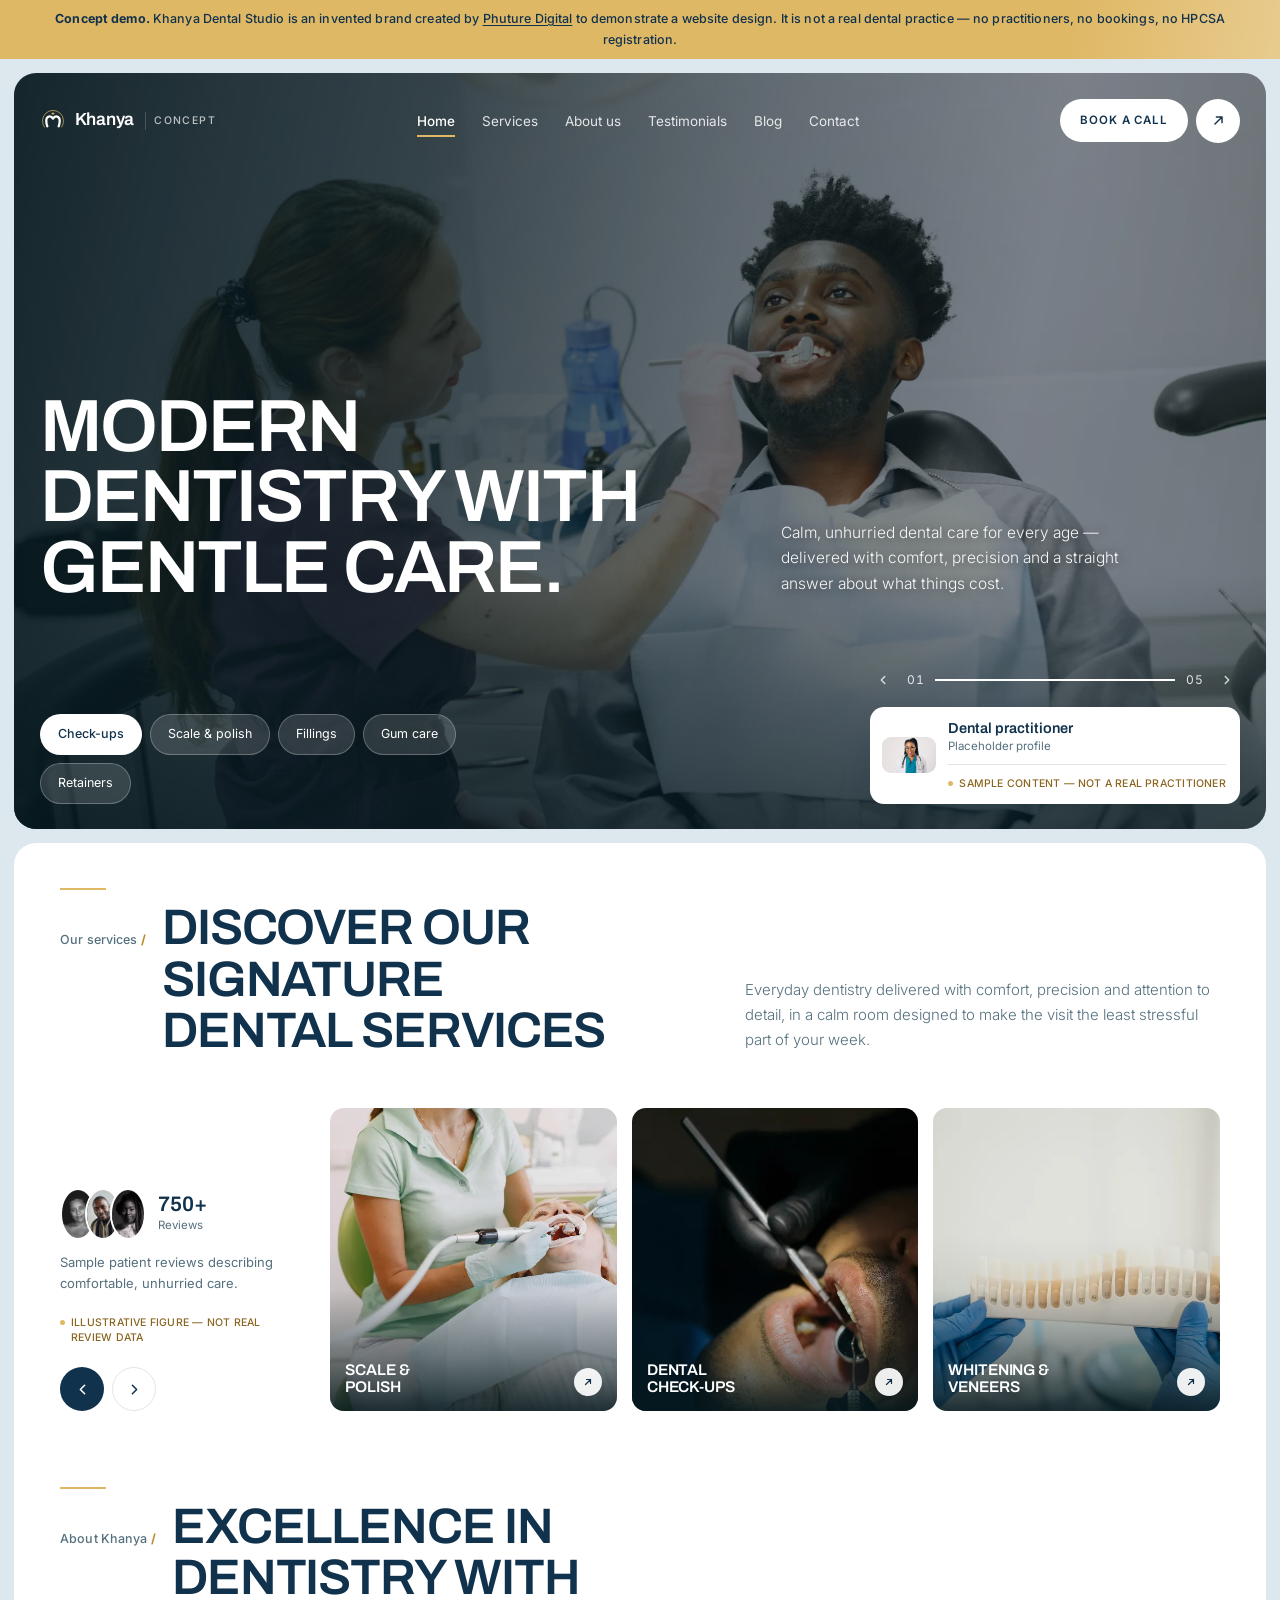
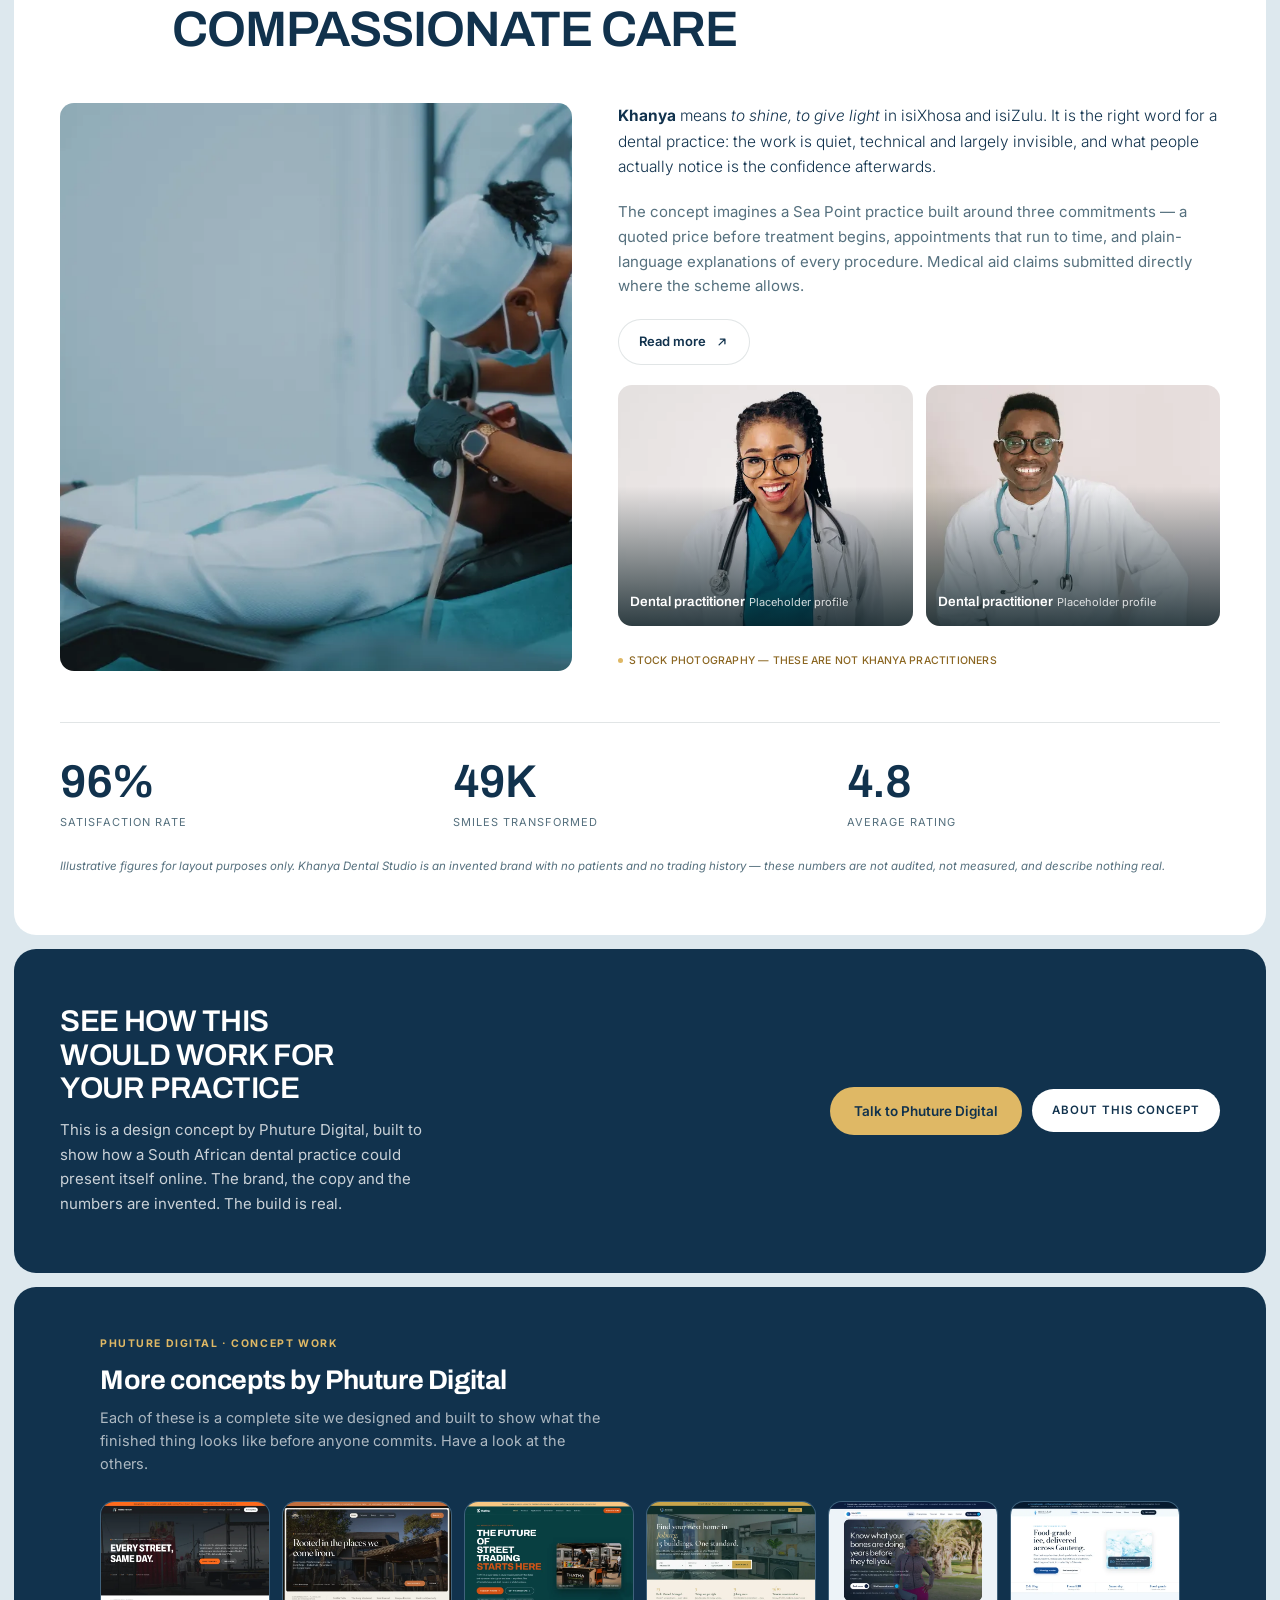
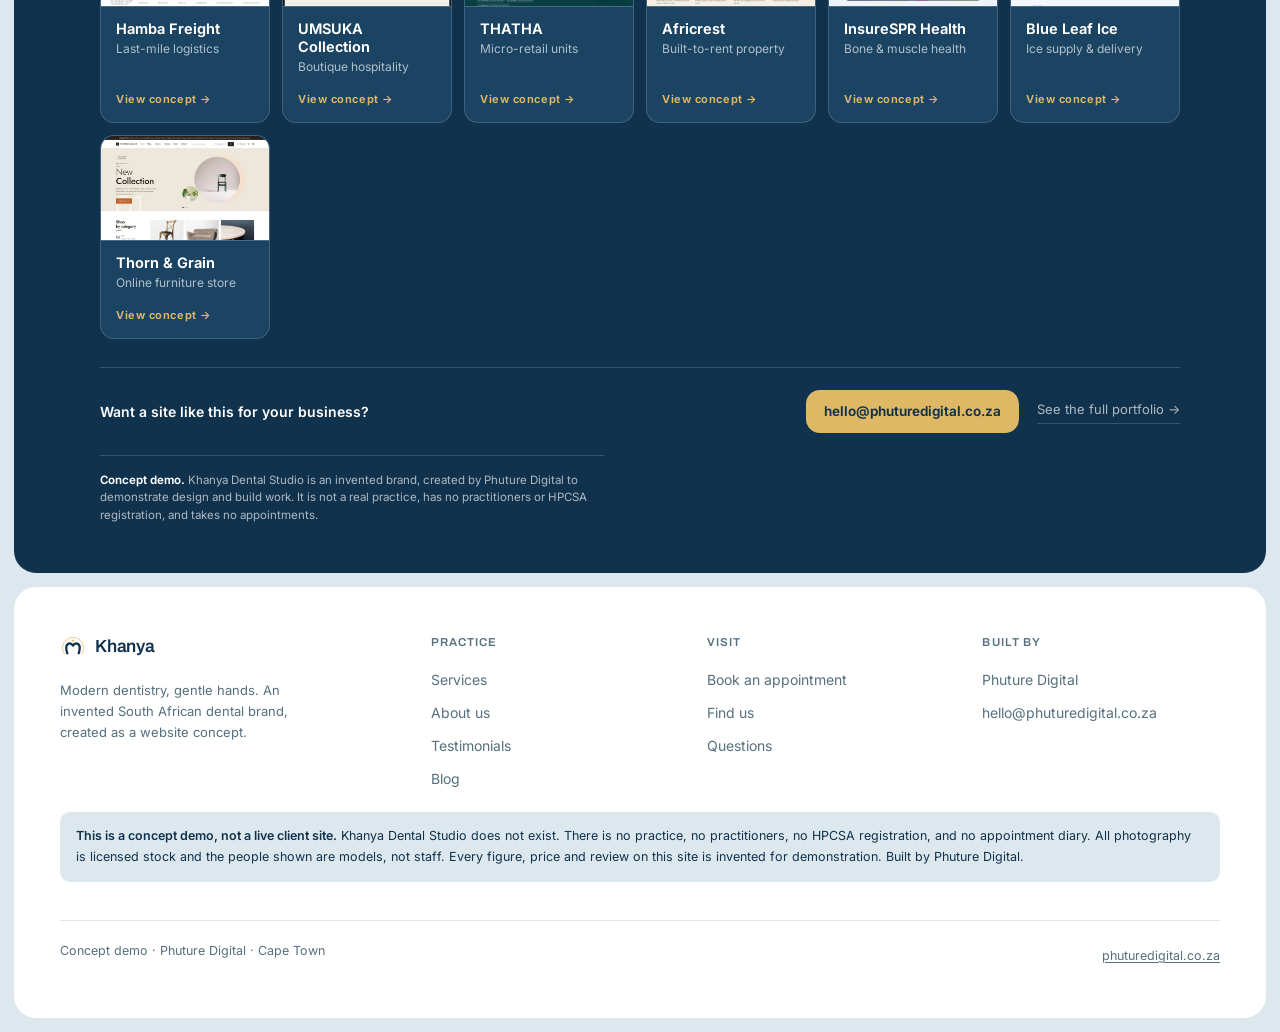
<file: index.html>
<!doctype html>
<html lang="en-ZA">
<head>
<meta charset="utf-8" />
<meta name="viewport" content="width=device-width, initial-scale=1" />
<title>Khanya Dental Studio — Modern dentistry, gentle hands · Concept demo</title>
<meta name="description" content="Concept demo for Khanya Dental Studio, an invented South African dental practice. Designed and built by Phuture Digital. Not a real practice." />
<meta name="robots" content="noindex, nofollow" />

<meta property="og:type" content="website" />
<meta property="og:site_name" content="Khanya Dental Studio (concept demo)" />
<meta property="og:locale" content="en_ZA" />
<meta property="og:title" content="Khanya Dental Studio — concept demo by Phuture Digital" />
<meta property="og:description" content="A website concept for an invented South African dental brand. Not a real practice, and not a live client site." />
<meta property="og:image" content="assets/hero.webp" />
<meta name="twitter:card" content="summary_large_image" />

<link rel="icon" href="assets/favicon.svg" type="image/svg+xml" />
<link rel="preconnect" href="https://fonts.googleapis.com" />
<link rel="preconnect" href="https://fonts.gstatic.com" crossorigin />
<link rel="stylesheet" href="https://fonts.googleapis.com/css2?family=Archivo:wght@500;600;700&family=Inter:wght@300;400;500;600&display=swap" />
<link rel="stylesheet" href="styles.css" />
<script>/* Stamped before first paint so CSS can hide scroll-reveal targets without a flash. No-JS visitors keep the full page. */document.documentElement.className += ' js';</script>
</head>
<body>
<a class="skip" href="#main">Skip to content</a>

<div class="demo-banner">
  <strong>Concept demo.</strong> Khanya Dental Studio is an invented brand created by
  <a href="https://www.phuturedigital.co.za" rel="noopener">Phuture Digital</a> to demonstrate a website design.
  It is not a real dental practice &mdash; no practitioners, no bookings, no HPCSA registration.
</div>

<div class="shell">

  <!-- ==================== HERO ==================== -->
  <header class="hero" data-carousel>
    <!-- Five slides, crossfaded. Decorative: the headline above carries the
         message, so a screen reader gets one label for the set rather than
         five competing descriptions. Slide 1 loads eagerly at high priority
         because it is the LCP element; the rest are lazy. -->
    <div class="hero-media" role="img" aria-label="Photographs from inside the practice">
      <img class="hero-slide is-live" src="assets/hero.webp"   alt="" width="1800" height="1200" fetchpriority="high" />
      <img class="hero-slide"         src="assets/hero-2.webp" alt="" width="1800" height="1200" loading="lazy" />
      <img class="hero-slide"         src="assets/hero-3.webp" alt="" width="1800" height="1200" loading="lazy" />
      <img class="hero-slide"         src="assets/hero-4.webp" alt="" width="1800" height="1200" loading="lazy" />
      <img class="hero-slide"         src="assets/hero-5.webp" alt="" width="1800" height="1200" loading="lazy" />
    </div>

    <div class="hero-inner">

      <nav class="hero-nav" aria-label="Primary">
        <a class="brand" href="index.html" aria-label="Khanya Dental Studio — home">
          <svg viewBox="0 0 64 64" aria-hidden="true"><path d="M10.7 46.9A26 26 0 1 1 53.3 46.9" fill="none" stroke="#DFB865" stroke-width="1.7" stroke-linecap="round"/><path d="M32 8.2c0 4.2 1.6 5.8 5.8 5.8-4.2 0-5.8 1.6-5.8 5.8 0-4.2-1.6-5.8-5.8-5.8 4.2 0 5.8-1.6 5.8-5.8Z" fill="#DFB865"/><path d="M18 45c-4-12-4-22 4-24 5-1.2 8 1.8 10 5 2-3.2 5-6.2 10-5 8 2 8 12 4 24" fill="none" stroke="currentColor" stroke-width="5.6" stroke-linecap="round" stroke-linejoin="round"/></svg>
          Khanya<span class="brand-sub">Concept</span>
        </a>

        <div class="nav-links" id="nav-links">
          <a href="index.html" class="active">Home</a>
          <a href="services.html">Services</a>
          <a href="about.html">About us</a>
          <a href="testimonials.html">Testimonials</a>
          <a href="blog.html">Blog</a>
          <a href="contact.html">Contact</a>
        </div>

        <div class="nav-actions">
          <a class="btn btn-pill" href="contact.html">Book a call</a>
          <a class="btn-round" href="contact.html" aria-label="Book a call">
            <svg viewBox="0 0 24 24" fill="none" stroke="currentColor" stroke-width="2" stroke-linecap="round" stroke-linejoin="round" aria-hidden="true"><path d="M7 17 17 7M9 7h8v8"/></svg>
          </a>
          <button class="nav-toggle" type="button" aria-label="Menu" aria-expanded="false" aria-controls="nav-links">
            <svg viewBox="0 0 24 24" fill="none" stroke="currentColor" stroke-width="2" stroke-linecap="round" aria-hidden="true"><path d="M3 6h18M3 12h18M3 18h18"/></svg>
          </button>
        </div>
      </nav>

      <div class="hero-body">
        <h1 class="display-xl">Modern dentistry with gentle care.</h1>
        <p class="hero-lede lede">
          Calm, unhurried dental care for every age &mdash; delivered with comfort,
          precision and a straight answer about what things cost.
        </p>
      </div>

      <div class="hero-foot">
        <!-- Still real links to their service section — hovering or focusing one
             also jumps the carousel to its slide, and the active chip tracks
             whichever slide is live. Nothing is lost to a plain click. -->
        <div class="chips">
          <a class="chip is-active" data-slide="0" href="services.html#checkups">Check-ups</a>
          <a class="chip" data-slide="1" href="services.html#hygiene">Scale &amp; polish</a>
          <a class="chip" data-slide="2" href="services.html#fillings">Fillings</a>
          <a class="chip" data-slide="3" href="services.html#gum">Gum care</a>
          <a class="chip" data-slide="4" href="services.html#retainers">Retainers</a>
        </div>

        <div class="hero-aside">
          <div class="slider">
            <button class="slider-btn" type="button" data-prev aria-label="Previous slide">
              <svg viewBox="0 0 24 24" fill="none" stroke="currentColor" stroke-width="2.4" stroke-linecap="round" stroke-linejoin="round" aria-hidden="true"><path d="m15 18-6-6 6-6"/></svg>
            </button>
            <span class="slider-num" data-now>01</span>
            <span class="slider-track" aria-hidden="true"><span class="slider-fill"></span></span>
            <span class="slider-num" data-total>05</span>
            <button class="slider-btn" type="button" data-next aria-label="Next slide">
              <svg viewBox="0 0 24 24" fill="none" stroke="currentColor" stroke-width="2.4" stroke-linecap="round" stroke-linejoin="round" aria-hidden="true"><path d="m9 18 6-6-6-6"/></svg>
            </button>
          </div>

          <div class="prac-card">
            <img src="assets/practitioner-1.webp" alt="" width="640" height="427" />
            <div class="prac-card-body">
              <div class="name">Dental practitioner</div>
              <div class="role">Placeholder profile</div>
              <div class="meta"><span class="placeholder-tag">Sample content &mdash; not a real practitioner</span></div>
            </div>
          </div>
        </div>
      </div>

    </div>
  </header>

  <main id="main">

    <div class="sheet">

      <!-- ==================== SERVICES ==================== -->
      <section class="section" aria-labelledby="svc-h">
        <div class="sec-head">
          <div class="sec-head-title">
            <span class="eyebrow">Our services</span>
            <h2 class="display-l" id="svc-h">Discover our signature dental services</h2>
          </div>
          <p class="sec-head-copy">
            Everyday dentistry delivered with comfort, precision and attention to detail,
            in a calm room designed to make the visit the least stressful part of your week.
          </p>
        </div>

        <div class="svc-layout">
          <div class="svc-side">
            <div>
              <div class="reviews">
                <div class="avatars">
                  <img src="assets/avatar-1.webp" alt="" width="160" height="240" />
                  <img src="assets/avatar-2.webp" alt="" width="160" height="240" />
                  <img src="assets/avatar-3.webp" alt="" width="160" height="240" />
                </div>
                <div>
                  <div class="reviews-count">750+</div>
                  <div class="reviews-label">Reviews</div>
                </div>
              </div>
              <p class="small muted" style="margin-top:12px">
                Sample patient reviews describing comfortable, unhurried care.
              </p>
              <p class="mt-s"><span class="placeholder-tag">Illustrative figure &mdash; not real review data</span></p>
            </div>

            <div class="carousel-controls">
              <button class="btn-round is-dark" type="button" disabled title="Carousel not implemented in this concept build" aria-label="Previous services">
                <svg viewBox="0 0 24 24" fill="none" stroke="currentColor" stroke-width="2.2" stroke-linecap="round" stroke-linejoin="round" aria-hidden="true"><path d="m15 18-6-6 6-6"/></svg>
              </button>
              <button class="btn-round is-outline" type="button" disabled title="Carousel not implemented in this concept build" aria-label="Next services">
                <svg viewBox="0 0 24 24" fill="none" stroke="currentColor" stroke-width="2.2" stroke-linecap="round" stroke-linejoin="round" aria-hidden="true"><path d="m9 18 6-6-6-6"/></svg>
              </button>
            </div>
          </div>

          <div class="svc-cards">
            <a class="svc-card" href="services.html#hygiene">
              <img src="assets/svc-cleaning.webp" alt="A hygienist performing a scale and polish" width="900" height="600" />
              <span class="svc-card-label">
                <span class="t">Scale &amp;<br />polish</span>
                <span class="svc-go" aria-hidden="true"><svg viewBox="0 0 24 24" fill="none" stroke="currentColor" stroke-width="2.4" stroke-linecap="round" stroke-linejoin="round"><path d="M7 17 17 7M9 7h8v8"/></svg></span>
              </span>
            </a>
            <a class="svc-card" href="services.html#checkups">
              <img src="assets/svc-checkup.webp" alt="A dentist examining a patient with a dental mirror" width="900" height="600" />
              <span class="svc-card-label">
                <span class="t">Dental<br />check-ups</span>
                <span class="svc-go" aria-hidden="true"><svg viewBox="0 0 24 24" fill="none" stroke="currentColor" stroke-width="2.4" stroke-linecap="round" stroke-linejoin="round"><path d="M7 17 17 7M9 7h8v8"/></svg></span>
              </span>
            </a>
            <a class="svc-card" href="services.html#cosmetic">
              <img src="assets/svc-veneers.webp" alt="A dentist holding a tooth shade guide" width="900" height="600" />
              <span class="svc-card-label">
                <span class="t">Whitening &amp;<br />veneers</span>
                <span class="svc-go" aria-hidden="true"><svg viewBox="0 0 24 24" fill="none" stroke="currentColor" stroke-width="2.4" stroke-linecap="round" stroke-linejoin="round"><path d="M7 17 17 7M9 7h8v8"/></svg></span>
              </span>
            </a>
          </div>
        </div>
      </section>

      <!-- ==================== ABOUT ==================== -->
      <section class="section" aria-labelledby="about-h">
        <div class="sec-head sec-head--wide">
          <div class="sec-head-title">
            <span class="eyebrow">About Khanya</span>
            <h2 class="display-l" id="about-h">Excellence in dentistry with compassionate care</h2>
          </div>
        </div>

        <div class="about-layout">
          <figure class="about-figure" style="margin:0">
            <img src="assets/about-clinic.webp" alt="A dental practitioner working on a patient in a treatment room" width="1400" height="788" loading="lazy" />
          </figure>

          <div class="about-copy">
            <p class="lede">
              <strong>Khanya</strong> means <em>to shine, to give light</em> in isiXhosa and isiZulu.
              It is the right word for a dental practice: the work is quiet, technical and
              largely invisible, and what people actually notice is the confidence afterwards.
            </p>
            <p class="muted">
              The concept imagines a Sea Point practice built around three commitments &mdash;
              a quoted price before treatment begins, appointments that run to time, and
              plain-language explanations of every procedure. Medical aid claims submitted
              directly where the scheme allows.
            </p>

            <div class="btn-row">
              <a class="btn btn-ghost" href="about.html">
                Read more
                <svg viewBox="0 0 24 24" width="14" height="14" fill="none" stroke="currentColor" stroke-width="2.2" stroke-linecap="round" stroke-linejoin="round" aria-hidden="true"><path d="M7 17 17 7M9 7h8v8"/></svg>
              </a>
            </div>

            <div class="prac-pair">
              <div class="prac-tile">
                <img src="assets/practitioner-1.webp" alt="" width="640" height="427" loading="lazy" />
                <span class="prac-tile-label">
                  <span class="name">Dental practitioner</span>
                  <span class="role">Placeholder profile</span>
                </span>
              </div>
              <div class="prac-tile">
                <img src="assets/practitioner-2.webp" alt="" width="640" height="427" loading="lazy" />
                <span class="prac-tile-label">
                  <span class="name">Dental practitioner</span>
                  <span class="role">Placeholder profile</span>
                </span>
              </div>
            </div>
            <p><span class="placeholder-tag">Stock photography &mdash; these are not Khanya practitioners</span></p>
          </div>
        </div>

        <!-- Stats. Invented figures, captioned as such. -->
        <div class="stats">
          <div class="stat">
            <div class="stat-n" data-count="98" data-suffix="%">98%</div>
            <div class="stat-l">Satisfaction rate</div>
          </div>
          <div class="stat">
            <div class="stat-n" data-count="50" data-suffix="K">50K</div>
            <div class="stat-l">Smiles transformed</div>
          </div>
          <div class="stat">
            <div class="stat-n" data-count="4.9" data-decimals="1">4.9</div>
            <div class="stat-l">Average rating</div>
          </div>
          <p class="stats-note">
            Illustrative figures for layout purposes only. Khanya Dental Studio is an invented
            brand with no patients and no trading history &mdash; these numbers are not audited,
            not measured, and describe nothing real.
          </p>
        </div>
      </section>

    </div>

    <!-- ==================== CTA ==================== -->
    <section class="cta-band">
      <div>
        <h2 class="display-m">See how this would work for your practice</h2>
        <p>
          This is a design concept by Phuture Digital, built to show how a South African
          dental practice could present itself online. The brand, the copy and the numbers
          are invented. The build is real.
        </p>
      </div>
      <div class="btn-row">
        <a class="btn btn-gold" href="contact.html">Talk to Phuture Digital</a>
        <a class="btn btn-pill" href="about.html">About this concept</a>
      </div>
    </section>

  </main>

  <!-- ==================== FOOTER ==================== -->
  







<!-- pd-network:start -->
<section class="pd-network" aria-labelledby="pd-network-title">
  <div class="pd-network-inner">
    <p class="pd-network-eyebrow">Phuture Digital &middot; Concept work</p>
    <h2 class="pd-network-title" id="pd-network-title">More concepts by Phuture Digital</h2>
    <p class="pd-network-lede">Each of these is a complete site we designed and built to show what the finished thing looks like before anyone commits. Have a look at the others.</p>
    <ul class="pd-network-grid">
        <li class="pd-network-card">
          <a href="https://hamba-concept.phuturedigital.co.za">
            <img class="pd-network-thumb" src="/pd-concepts/hamba.webp" alt=""
                 width="640" height="400" loading="lazy" decoding="async">
            <span class="pd-network-body">
              <span class="pd-network-name">Hamba Freight</span>
              <span class="pd-network-sector">Last-mile logistics</span>
              <span class="pd-network-go">View concept &rarr;</span>
            </span>
          </a>
        </li>
        <li class="pd-network-card">
          <a href="https://umsuka-concept.phuturedigital.co.za">
            <img class="pd-network-thumb" src="/pd-concepts/umsuka.webp" alt=""
                 width="640" height="400" loading="lazy" decoding="async">
            <span class="pd-network-body">
              <span class="pd-network-name">UMSUKA Collection</span>
              <span class="pd-network-sector">Boutique hospitality</span>
              <span class="pd-network-go">View concept &rarr;</span>
            </span>
          </a>
        </li>
        <li class="pd-network-card">
          <a href="https://thatha-concept.phuturedigital.co.za">
            <img class="pd-network-thumb" src="/pd-concepts/thatha.webp" alt=""
                 width="640" height="400" loading="lazy" decoding="async">
            <span class="pd-network-body">
              <span class="pd-network-name">THATHA</span>
              <span class="pd-network-sector">Micro-retail units</span>
              <span class="pd-network-go">View concept &rarr;</span>
            </span>
          </a>
        </li>
        <li class="pd-network-card">
          <a href="https://africrest-concept.phuturedigital.co.za">
            <img class="pd-network-thumb" src="/pd-concepts/africrest.webp" alt=""
                 width="640" height="400" loading="lazy" decoding="async">
            <span class="pd-network-body">
              <span class="pd-network-name">Africrest</span>
              <span class="pd-network-sector">Built-to-rent property</span>
              <span class="pd-network-go">View concept &rarr;</span>
            </span>
          </a>
        </li>
        <li class="pd-network-card">
          <a href="https://insurespr-concept.phuturedigital.co.za">
            <img class="pd-network-thumb" src="/pd-concepts/insurespr.webp" alt=""
                 width="640" height="400" loading="lazy" decoding="async">
            <span class="pd-network-body">
              <span class="pd-network-name">InsureSPR Health</span>
              <span class="pd-network-sector">Bone &amp; muscle health</span>
              <span class="pd-network-go">View concept &rarr;</span>
            </span>
          </a>
        </li>
        <li class="pd-network-card">
          <a href="https://blueleaf-concept.phuturedigital.co.za">
            <img class="pd-network-thumb" src="/pd-concepts/blueleaf.webp" alt=""
                 width="640" height="400" loading="lazy" decoding="async">
            <span class="pd-network-body">
              <span class="pd-network-name">Blue Leaf Ice</span>
              <span class="pd-network-sector">Ice supply &amp; delivery</span>
              <span class="pd-network-go">View concept &rarr;</span>
            </span>
          </a>
        </li>
        <li class="pd-network-card">
          <a href="https://thorn-grain-concept.phuturedigital.co.za">
            <img class="pd-network-thumb" src="/pd-concepts/thorn-grain.webp" alt=""
                 width="640" height="400" loading="lazy" decoding="async">
            <span class="pd-network-body">
              <span class="pd-network-name">Thorn &amp; Grain</span>
              <span class="pd-network-sector">Online furniture store</span>
              <span class="pd-network-go">View concept &rarr;</span>
            </span>
          </a>
        </li>
    </ul>
    <div class="pd-network-cta">
      <p>Want a site like this for your business?</p>
      <a class="pd-network-btn" href="mailto:hello@phuturedigital.co.za">hello@phuturedigital.co.za</a>
      <a class="pd-network-link" href="https://www.phuturedigital.co.za/portfolio" rel="noopener">See the full portfolio &rarr;</a>
    </div>
    <p class="pd-network-mark"><strong>Concept demo.</strong> Khanya Dental Studio is an invented brand, created by Phuture Digital to demonstrate design and build work. It is not a real practice, has no practitioners or HPCSA registration, and takes no appointments.</p>
  </div>
</section>
<!-- pd-network:end -->
<footer class="foot">
    <div class="foot-top">
      <div>
        <a class="brand" href="index.html">
          <svg viewBox="0 0 64 64" aria-hidden="true"><path d="M10.7 46.9A26 26 0 1 1 53.3 46.9" fill="none" stroke="#DFB865" stroke-width="1.7" stroke-linecap="round"/><path d="M32 8.2c0 4.2 1.6 5.8 5.8 5.8-4.2 0-5.8 1.6-5.8 5.8 0-4.2-1.6-5.8-5.8-5.8 4.2 0 5.8-1.6 5.8-5.8Z" fill="#DFB865"/><path d="M18 45c-4-12-4-22 4-24 5-1.2 8 1.8 10 5 2-3.2 5-6.2 10-5 8 2 8 12 4 24" fill="none" stroke="currentColor" stroke-width="5.6" stroke-linecap="round" stroke-linejoin="round"/></svg>
          Khanya
        </a>
        <p class="small muted" style="margin-top:12px;max-width:34ch">
          Modern dentistry, gentle hands. An invented South African dental brand,
          created as a website concept.
        </p>
      </div>
      <div>
        <h4>Practice</h4>
        <ul>
          <li><a href="services.html">Services</a></li>
          <li><a href="about.html">About us</a></li>
          <li><a href="testimonials.html">Testimonials</a></li>
          <li><a href="blog.html">Blog</a></li>
        </ul>
      </div>
      <div>
        <h4>Visit</h4>
        <ul>
          <li><a href="contact.html">Book an appointment</a></li>
          <li><a href="contact.html#find">Find us</a></li>
          <li><a href="contact.html#faq">Questions</a></li>
        </ul>
      </div>
      <div>
        <h4>Built by</h4>
        <ul>
          <li><a href="https://www.phuturedigital.co.za" rel="noopener">Phuture Digital</a></li>
          <li><a href="mailto:hello@phuturedigital.co.za">hello@phuturedigital.co.za</a></li>
        </ul>
      </div>
    </div>

    <div class="concept-note">
      <strong>This is a concept demo, not a live client site.</strong>
      Khanya Dental Studio does not exist. There is no practice, no practitioners, no HPCSA
      registration, and no appointment diary. All photography is licensed stock and the people
      shown are models, not staff. Every figure, price and review on this site is invented for
      demonstration. Built by Phuture Digital.
    </div>

    <div class="foot-bottom">
      <span>Concept demo &middot; Phuture Digital &middot; Cape Town</span>
      <span><a href="https://www.phuturedigital.co.za" rel="noopener">phuturedigital.co.za</a></span>
    </div>
  </footer>

</div>

<script src="site.js"></script>
</body>
</html>
</file>
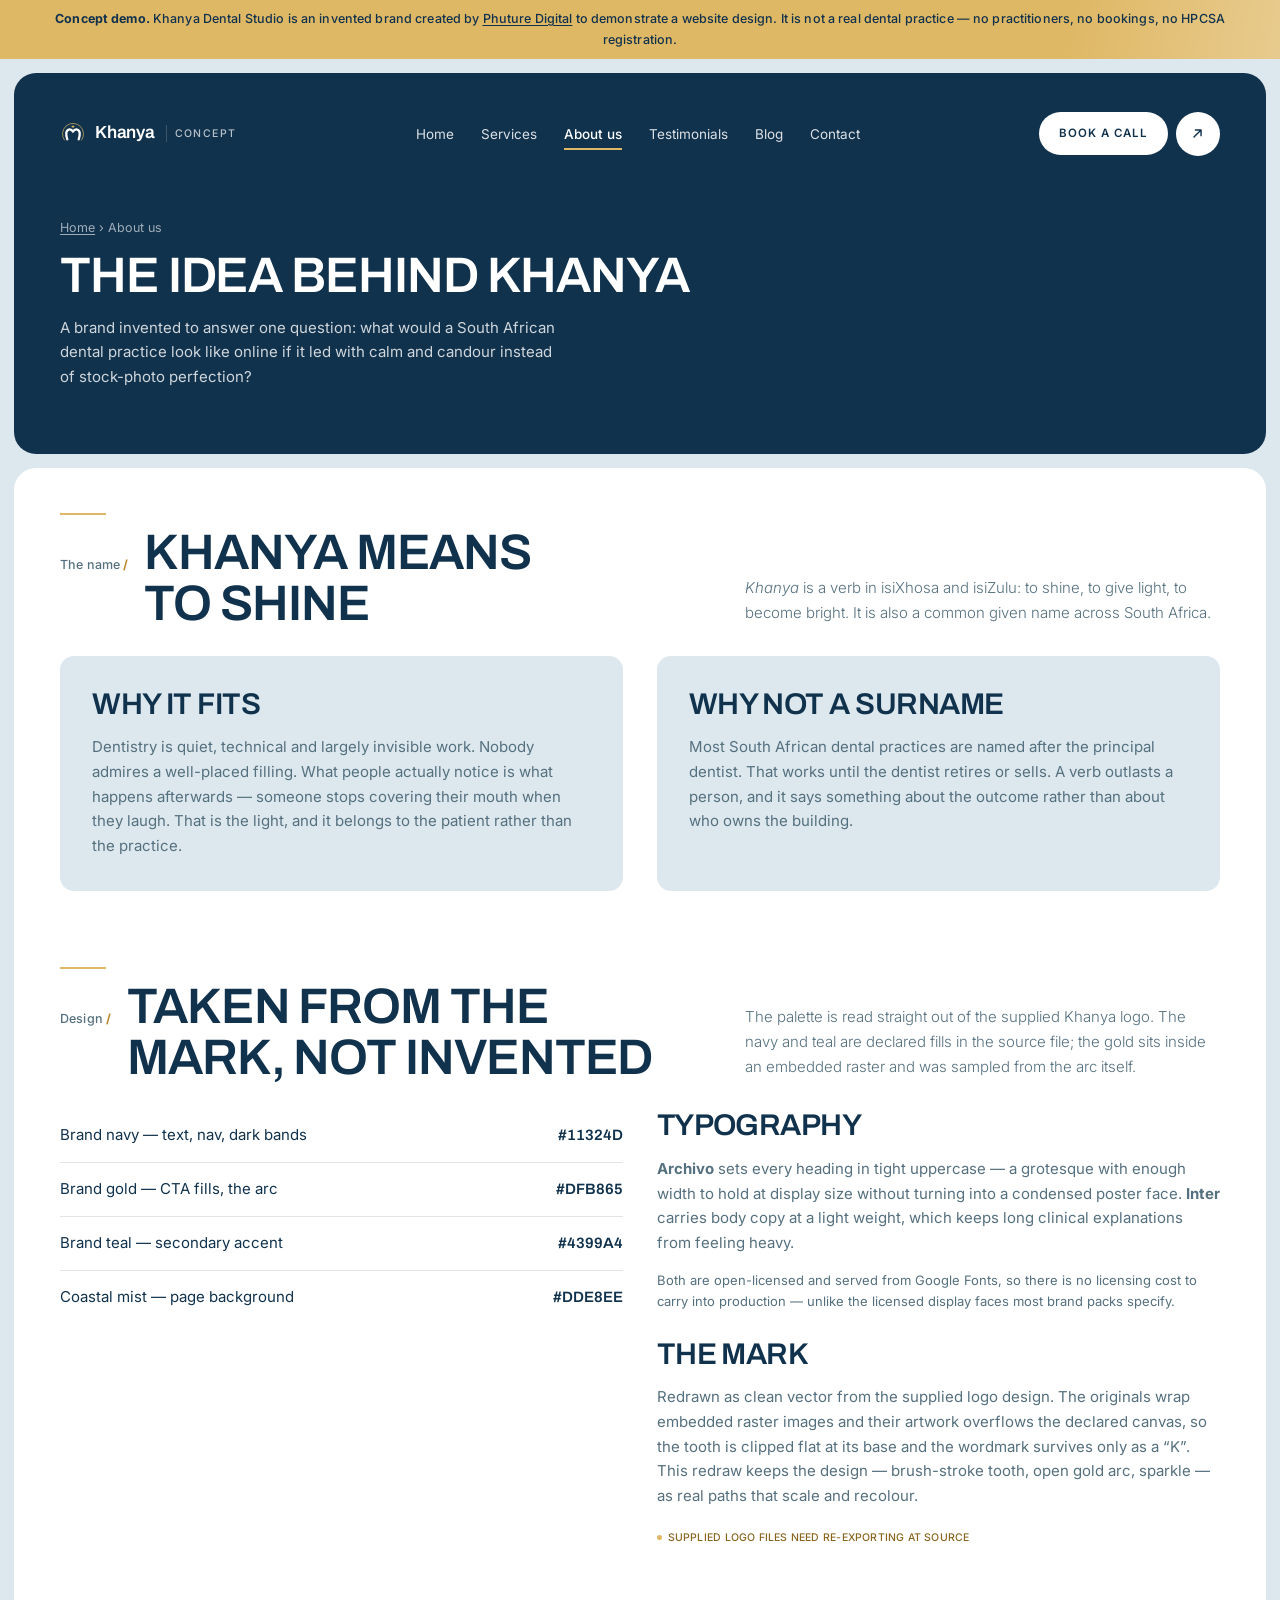
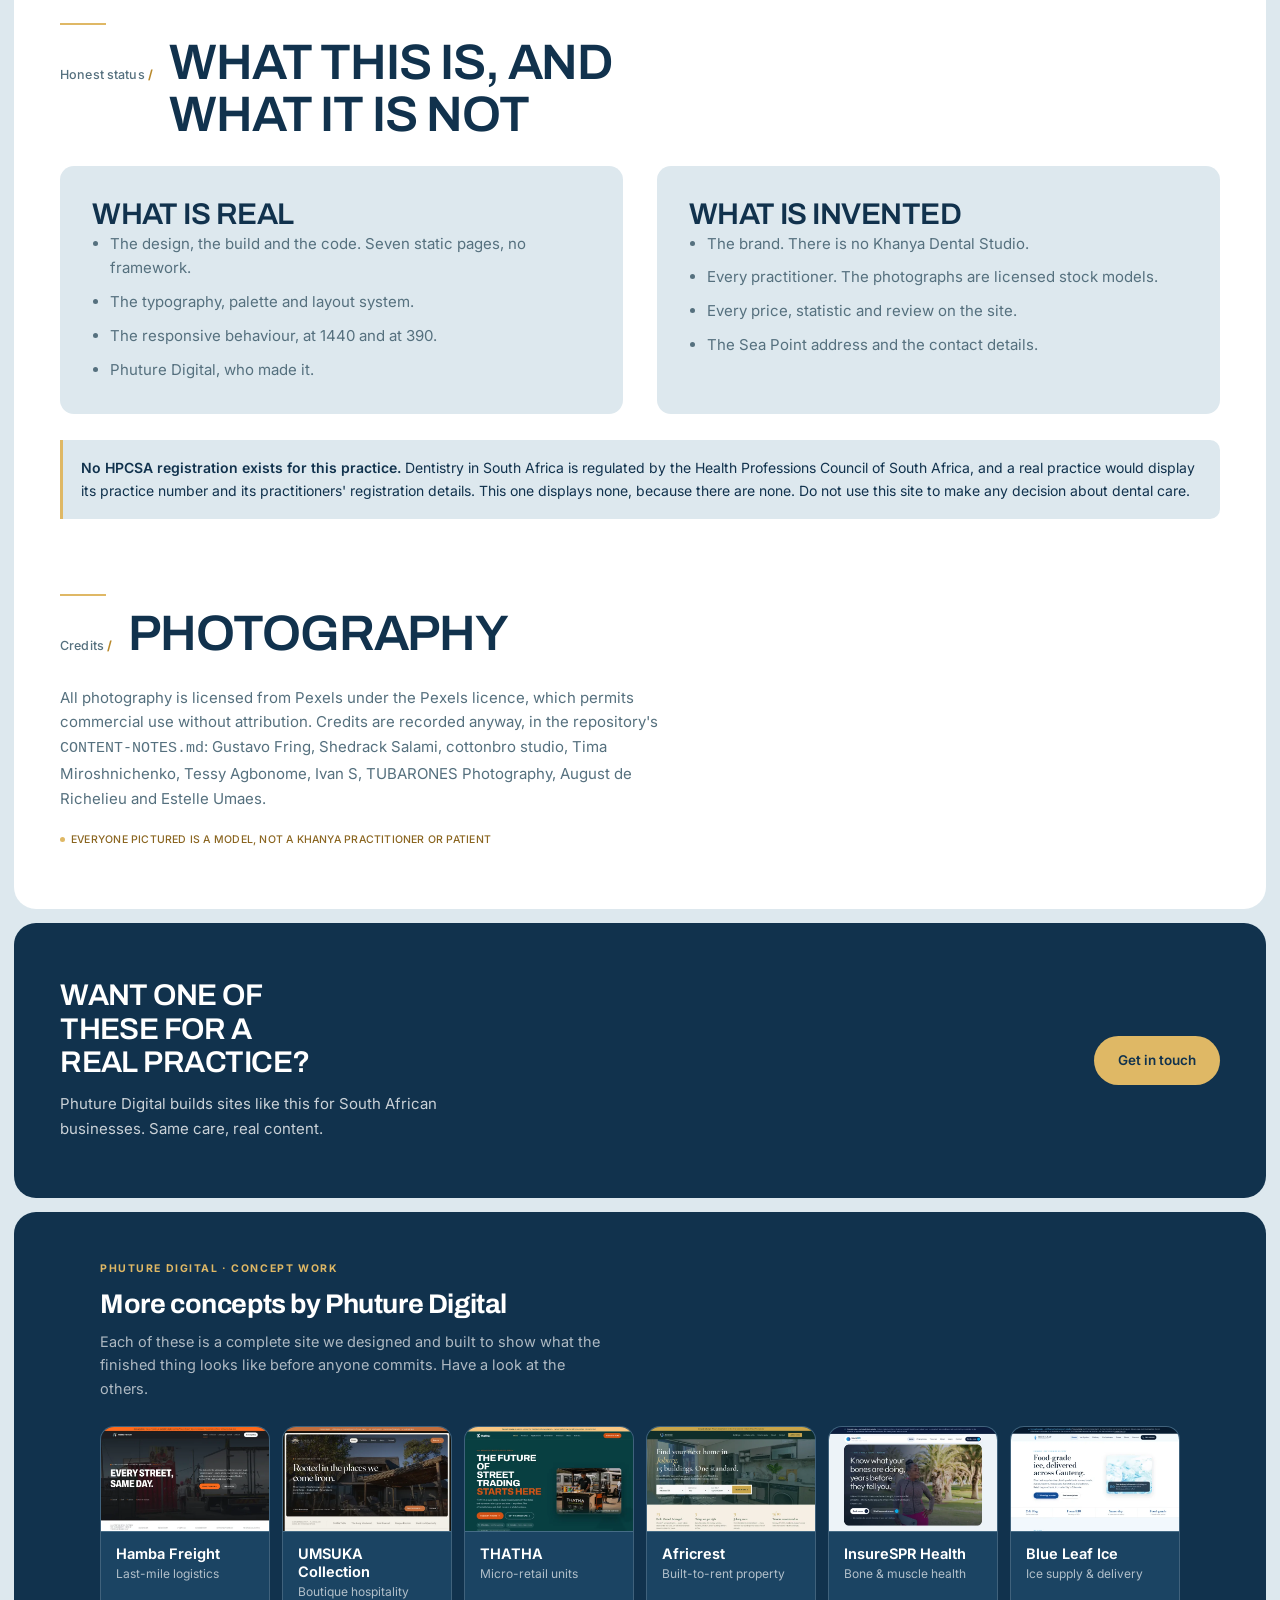
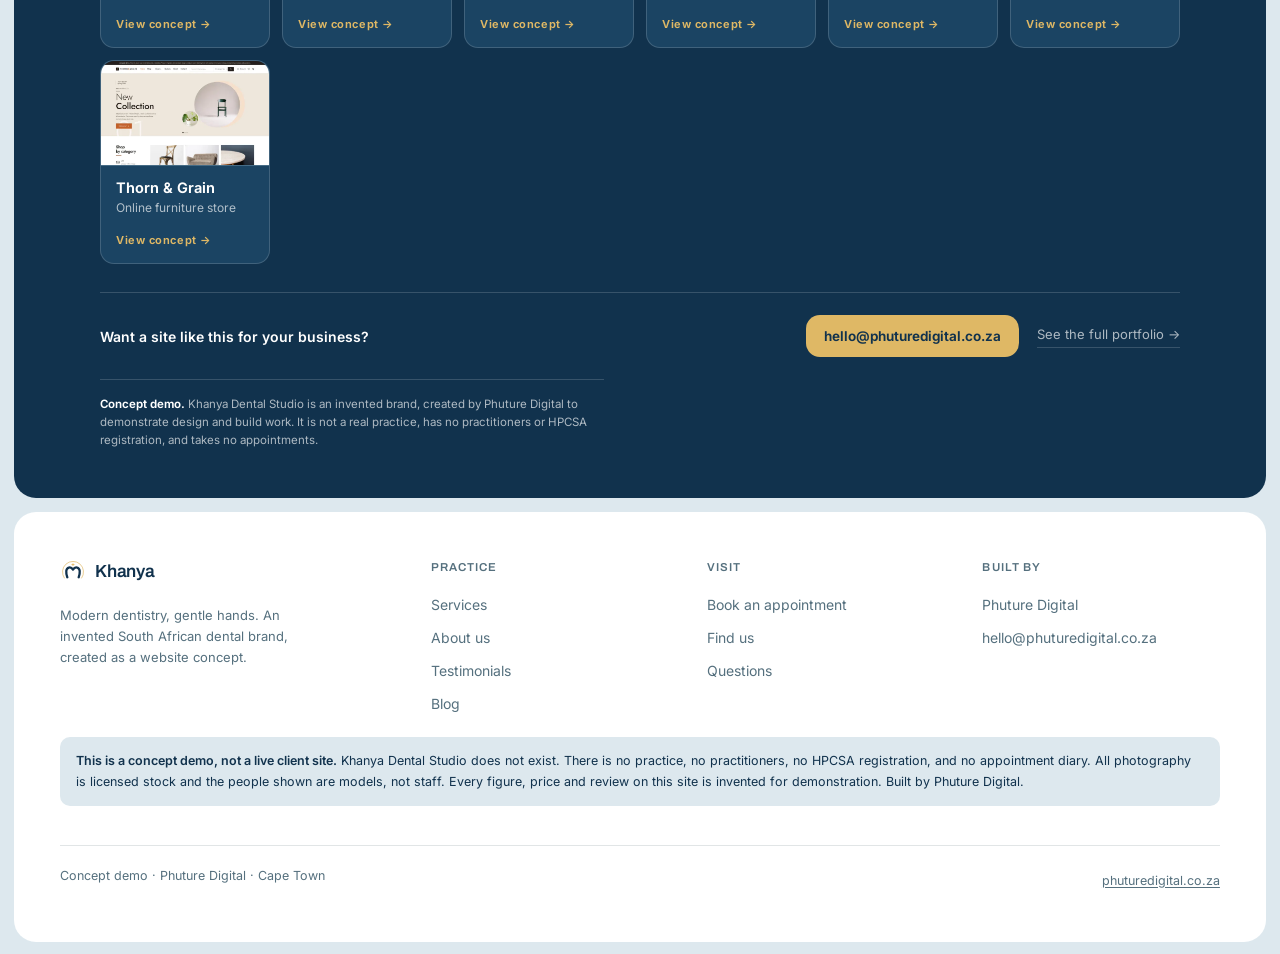
<file: about.html>
<!doctype html>
<html lang="en-ZA">
<head>
<meta charset="utf-8" />
<meta name="viewport" content="width=device-width, initial-scale=1" />
<title>About — Khanya Dental Studio · Concept demo</title>
<meta name="description" content="What Khanya Dental Studio is, what it is not, and how this concept demo was built by Phuture Digital." />
<meta name="robots" content="noindex, nofollow" />
<link rel="icon" href="assets/favicon.svg" type="image/svg+xml" />
<link rel="preconnect" href="https://fonts.googleapis.com" />
<link rel="preconnect" href="https://fonts.gstatic.com" crossorigin />
<link rel="stylesheet" href="https://fonts.googleapis.com/css2?family=Archivo:wght@500;600;700&family=Inter:wght@300;400;500;600&display=swap" />
<link rel="stylesheet" href="styles.css" />
<script>/* Stamped before first paint so CSS can hide scroll-reveal targets without a flash. No-JS visitors keep the full page. */document.documentElement.className += ' js';</script>
</head>
<body>
<a class="skip" href="#main">Skip to content</a>

<div class="demo-banner">
  <strong>Concept demo.</strong> Khanya Dental Studio is an invented brand created by
  <a href="https://www.phuturedigital.co.za" rel="noopener">Phuture Digital</a> to demonstrate a website design.
  It is not a real dental practice &mdash; no practitioners, no bookings, no HPCSA registration.
</div>

<div class="shell">
  <header class="page-head">
    <nav class="hero-nav" aria-label="Primary">
      <a class="brand" href="index.html" aria-label="Khanya Dental Studio — home">
        <svg viewBox="0 0 64 64" aria-hidden="true"><path d="M10.7 46.9A26 26 0 1 1 53.3 46.9" fill="none" stroke="#DFB865" stroke-width="1.7" stroke-linecap="round"/><path d="M32 8.2c0 4.2 1.6 5.8 5.8 5.8-4.2 0-5.8 1.6-5.8 5.8 0-4.2-1.6-5.8-5.8-5.8 4.2 0 5.8-1.6 5.8-5.8Z" fill="#DFB865"/><path d="M18 45c-4-12-4-22 4-24 5-1.2 8 1.8 10 5 2-3.2 5-6.2 10-5 8 2 8 12 4 24" fill="none" stroke="currentColor" stroke-width="5.6" stroke-linecap="round" stroke-linejoin="round"/></svg>
        Khanya<span class="brand-sub">Concept</span>
      </a>
      <div class="nav-links" id="nav-links">
        <a href="index.html">Home</a>
        <a href="services.html">Services</a>
        <a href="about.html" class="active">About us</a>
        <a href="testimonials.html">Testimonials</a>
        <a href="blog.html">Blog</a>
        <a href="contact.html">Contact</a>
      </div>
      <div class="nav-actions">
        <a class="btn btn-pill" href="contact.html">Book a call</a>
        <a class="btn-round" href="contact.html" aria-label="Book a call">
          <svg viewBox="0 0 24 24" fill="none" stroke="currentColor" stroke-width="2" stroke-linecap="round" stroke-linejoin="round" aria-hidden="true"><path d="M7 17 17 7M9 7h8v8"/></svg>
        </a>
        <button class="nav-toggle" type="button" aria-label="Menu" aria-expanded="false" aria-controls="nav-links">
          <svg viewBox="0 0 24 24" fill="none" stroke="currentColor" stroke-width="2" stroke-linecap="round" aria-hidden="true"><path d="M3 6h18M3 12h18M3 18h18"/></svg>
        </button>
      </div>
    </nav>

    <p class="crumb"><a href="index.html">Home</a> &rsaquo; About us</p>
    <h1 class="display-l">The idea behind Khanya</h1>
    <p>
      A brand invented to answer one question: what would a South African dental practice
      look like online if it led with calm and candour instead of stock-photo perfection?
    </p>
  </header>

  <main id="main">
    <div class="sheet">

      <section class="section" aria-labelledby="name-h">
        <div class="sec-head">
          <div class="sec-head-title">
            <span class="eyebrow">The name</span>
            <h2 class="display-l" id="name-h">Khanya means to shine</h2>
          </div>
          <p class="sec-head-copy">
            <em>Khanya</em> is a verb in isiXhosa and isiZulu: to shine, to give light, to
            become bright. It is also a common given name across South Africa.
          </p>
        </div>

        <div class="grid-2 mt-m">
          <div class="well">
            <h3 class="display-m">Why it fits</h3>
            <p class="muted mt-s">
              Dentistry is quiet, technical and largely invisible work. Nobody admires a
              well-placed filling. What people actually notice is what happens afterwards
              &mdash; someone stops covering their mouth when they laugh. That is the
              light, and it belongs to the patient rather than the practice.
            </p>
          </div>
          <div class="well">
            <h3 class="display-m">Why not a surname</h3>
            <p class="muted mt-s">
              Most South African dental practices are named after the principal dentist.
              That works until the dentist retires or sells. A verb outlasts a person, and
              it says something about the outcome rather than about who owns the building.
            </p>
          </div>
        </div>
      </section>

      <section class="section" aria-labelledby="design-h">
        <div class="sec-head">
          <div class="sec-head-title">
            <span class="eyebrow">Design</span>
            <h2 class="display-l" id="design-h">Taken from the mark, not invented</h2>
          </div>
          <p class="sec-head-copy">
            The palette is read straight out of the supplied Khanya logo. The navy and teal
            are declared fills in the source file; the gold sits inside an embedded raster
            and was sampled from the arc itself.
          </p>
        </div>

        <div class="grid-2 mt-m">
          <div>
            <div class="price-row"><span>Brand navy &mdash; text, nav, dark bands</span><span class="p">#11324D</span></div>
            <div class="price-row"><span>Brand gold &mdash; CTA fills, the arc</span><span class="p">#DFB865</span></div>
            <div class="price-row"><span>Brand teal &mdash; secondary accent</span><span class="p">#4399A4</span></div>
            <div class="price-row"><span>Coastal mist &mdash; page background</span><span class="p">#DDE8EE</span></div>
          </div>
          <div>
            <h3 class="display-m">Typography</h3>
            <p class="muted mt-s">
              <strong>Archivo</strong> sets every heading in tight uppercase &mdash; a
              grotesque with enough width to hold at display size without turning into a
              condensed poster face. <strong>Inter</strong> carries body copy at a light
              weight, which keeps long clinical explanations from feeling heavy.
            </p>
            <p class="muted small mt-s">
              Both are open-licensed and served from Google Fonts, so there is no licensing
              cost to carry into production &mdash; unlike the licensed display faces most
              brand packs specify.
            </p>
            <h3 class="display-m mt-m">The mark</h3>
            <p class="muted mt-s">
              Redrawn as clean vector from the supplied logo design. The originals wrap
              embedded raster images and their artwork overflows the declared canvas, so the
              tooth is clipped flat at its base and the wordmark survives only as a
              &ldquo;K&rdquo;. This redraw keeps the design &mdash; brush-stroke tooth,
              open gold arc, sparkle &mdash; as real paths that scale and recolour.
            </p>
            <p class="mt-s"><span class="placeholder-tag">Supplied logo files need re-exporting at source</span></p>
          </div>
        </div>
      </section>

      <!-- The honest-status section. Every concept build Phuture Digital ships
           carries one: it states plainly what does not exist, so the page can
           never be screenshotted into looking like a live practice. -->
      <section class="section" aria-labelledby="status-h">
        <div class="sec-head sec-head--wide">
          <div class="sec-head-title">
            <span class="eyebrow">Honest status</span>
            <h2 class="display-l" id="status-h">What this is, and what it is not</h2>
          </div>
        </div>

        <div class="grid-2 mt-m">
          <div class="well">
            <h3 class="display-m">What is real</h3>
            <ul class="mt-s" style="margin:0;padding-left:18px;color:var(--muted);display:flex;flex-direction:column;gap:9px">
              <li>The design, the build and the code. Seven static pages, no framework.</li>
              <li>The typography, palette and layout system.</li>
              <li>The responsive behaviour, at 1440 and at 390.</li>
              <li>Phuture Digital, who made it.</li>
            </ul>
          </div>
          <div class="well">
            <h3 class="display-m">What is invented</h3>
            <ul class="mt-s" style="margin:0;padding-left:18px;color:var(--muted);display:flex;flex-direction:column;gap:9px">
              <li>The brand. There is no Khanya Dental Studio.</li>
              <li>Every practitioner. The photographs are licensed stock models.</li>
              <li>Every price, statistic and review on the site.</li>
              <li>The Sea Point address and the contact details.</li>
            </ul>
          </div>
        </div>

        <div class="note-box mt-m">
          <b>No HPCSA registration exists for this practice.</b>
          Dentistry in South Africa is regulated by the Health Professions Council of South
          Africa, and a real practice would display its practice number and its
          practitioners' registration details. This one displays none, because there are
          none. Do not use this site to make any decision about dental care.
        </div>
      </section>

      <section class="section" aria-labelledby="credits-h">
        <div class="sec-head sec-head--wide">
          <div class="sec-head-title">
            <span class="eyebrow">Credits</span>
            <h2 class="display-l" id="credits-h">Photography</h2>
          </div>
        </div>
        <p class="muted mt-m" style="max-width:70ch">
          All photography is licensed from Pexels under the Pexels licence, which permits
          commercial use without attribution. Credits are recorded anyway, in the repository's
          <code>CONTENT-NOTES.md</code>: Gustavo Fring, Shedrack Salami, cottonbro studio,
          Tima Miroshnichenko, Tessy Agbonome, Ivan S, TUBARONES Photography,
          August de Richelieu and Estelle Umaes.
        </p>
        <p class="mt-s"><span class="placeholder-tag">Everyone pictured is a model, not a Khanya practitioner or patient</span></p>
      </section>

    </div>

    <section class="cta-band">
      <div>
        <h2 class="display-m">Want one of these for a real practice?</h2>
        <p>Phuture Digital builds sites like this for South African businesses. Same care, real content.</p>
      </div>
      <div class="btn-row">
        <a class="btn btn-gold" href="contact.html">Get in touch</a>
      </div>
    </section>
  </main>

  







<!-- pd-network:start -->
<section class="pd-network" aria-labelledby="pd-network-title">
  <div class="pd-network-inner">
    <p class="pd-network-eyebrow">Phuture Digital &middot; Concept work</p>
    <h2 class="pd-network-title" id="pd-network-title">More concepts by Phuture Digital</h2>
    <p class="pd-network-lede">Each of these is a complete site we designed and built to show what the finished thing looks like before anyone commits. Have a look at the others.</p>
    <ul class="pd-network-grid">
        <li class="pd-network-card">
          <a href="https://hamba-concept.phuturedigital.co.za">
            <img class="pd-network-thumb" src="/pd-concepts/hamba.webp" alt=""
                 width="640" height="400" loading="lazy" decoding="async">
            <span class="pd-network-body">
              <span class="pd-network-name">Hamba Freight</span>
              <span class="pd-network-sector">Last-mile logistics</span>
              <span class="pd-network-go">View concept &rarr;</span>
            </span>
          </a>
        </li>
        <li class="pd-network-card">
          <a href="https://umsuka-concept.phuturedigital.co.za">
            <img class="pd-network-thumb" src="/pd-concepts/umsuka.webp" alt=""
                 width="640" height="400" loading="lazy" decoding="async">
            <span class="pd-network-body">
              <span class="pd-network-name">UMSUKA Collection</span>
              <span class="pd-network-sector">Boutique hospitality</span>
              <span class="pd-network-go">View concept &rarr;</span>
            </span>
          </a>
        </li>
        <li class="pd-network-card">
          <a href="https://thatha-concept.phuturedigital.co.za">
            <img class="pd-network-thumb" src="/pd-concepts/thatha.webp" alt=""
                 width="640" height="400" loading="lazy" decoding="async">
            <span class="pd-network-body">
              <span class="pd-network-name">THATHA</span>
              <span class="pd-network-sector">Micro-retail units</span>
              <span class="pd-network-go">View concept &rarr;</span>
            </span>
          </a>
        </li>
        <li class="pd-network-card">
          <a href="https://africrest-concept.phuturedigital.co.za">
            <img class="pd-network-thumb" src="/pd-concepts/africrest.webp" alt=""
                 width="640" height="400" loading="lazy" decoding="async">
            <span class="pd-network-body">
              <span class="pd-network-name">Africrest</span>
              <span class="pd-network-sector">Built-to-rent property</span>
              <span class="pd-network-go">View concept &rarr;</span>
            </span>
          </a>
        </li>
        <li class="pd-network-card">
          <a href="https://insurespr-concept.phuturedigital.co.za">
            <img class="pd-network-thumb" src="/pd-concepts/insurespr.webp" alt=""
                 width="640" height="400" loading="lazy" decoding="async">
            <span class="pd-network-body">
              <span class="pd-network-name">InsureSPR Health</span>
              <span class="pd-network-sector">Bone &amp; muscle health</span>
              <span class="pd-network-go">View concept &rarr;</span>
            </span>
          </a>
        </li>
        <li class="pd-network-card">
          <a href="https://blueleaf-concept.phuturedigital.co.za">
            <img class="pd-network-thumb" src="/pd-concepts/blueleaf.webp" alt=""
                 width="640" height="400" loading="lazy" decoding="async">
            <span class="pd-network-body">
              <span class="pd-network-name">Blue Leaf Ice</span>
              <span class="pd-network-sector">Ice supply &amp; delivery</span>
              <span class="pd-network-go">View concept &rarr;</span>
            </span>
          </a>
        </li>
        <li class="pd-network-card">
          <a href="https://thorn-grain-concept.phuturedigital.co.za">
            <img class="pd-network-thumb" src="/pd-concepts/thorn-grain.webp" alt=""
                 width="640" height="400" loading="lazy" decoding="async">
            <span class="pd-network-body">
              <span class="pd-network-name">Thorn &amp; Grain</span>
              <span class="pd-network-sector">Online furniture store</span>
              <span class="pd-network-go">View concept &rarr;</span>
            </span>
          </a>
        </li>
    </ul>
    <div class="pd-network-cta">
      <p>Want a site like this for your business?</p>
      <a class="pd-network-btn" href="mailto:hello@phuturedigital.co.za">hello@phuturedigital.co.za</a>
      <a class="pd-network-link" href="https://www.phuturedigital.co.za/portfolio" rel="noopener">See the full portfolio &rarr;</a>
    </div>
    <p class="pd-network-mark"><strong>Concept demo.</strong> Khanya Dental Studio is an invented brand, created by Phuture Digital to demonstrate design and build work. It is not a real practice, has no practitioners or HPCSA registration, and takes no appointments.</p>
  </div>
</section>
<!-- pd-network:end -->
<footer class="foot">
    <div class="foot-top">
      <div>
        <a class="brand" href="index.html">
          <svg viewBox="0 0 64 64" aria-hidden="true"><path d="M10.7 46.9A26 26 0 1 1 53.3 46.9" fill="none" stroke="#DFB865" stroke-width="1.7" stroke-linecap="round"/><path d="M32 8.2c0 4.2 1.6 5.8 5.8 5.8-4.2 0-5.8 1.6-5.8 5.8 0-4.2-1.6-5.8-5.8-5.8 4.2 0 5.8-1.6 5.8-5.8Z" fill="#DFB865"/><path d="M18 45c-4-12-4-22 4-24 5-1.2 8 1.8 10 5 2-3.2 5-6.2 10-5 8 2 8 12 4 24" fill="none" stroke="currentColor" stroke-width="5.6" stroke-linecap="round" stroke-linejoin="round"/></svg>
          Khanya
        </a>
        <p class="small muted" style="margin-top:12px;max-width:34ch">
          Modern dentistry, gentle hands. An invented South African dental brand,
          created as a website concept.
        </p>
      </div>
      <div>
        <h4>Practice</h4>
        <ul>
          <li><a href="services.html">Services</a></li>
          <li><a href="about.html">About us</a></li>
          <li><a href="testimonials.html">Testimonials</a></li>
          <li><a href="blog.html">Blog</a></li>
        </ul>
      </div>
      <div>
        <h4>Visit</h4>
        <ul>
          <li><a href="contact.html">Book an appointment</a></li>
          <li><a href="contact.html#find">Find us</a></li>
          <li><a href="contact.html#faq">Questions</a></li>
        </ul>
      </div>
      <div>
        <h4>Built by</h4>
        <ul>
          <li><a href="https://www.phuturedigital.co.za" rel="noopener">Phuture Digital</a></li>
          <li><a href="mailto:hello@phuturedigital.co.za">hello@phuturedigital.co.za</a></li>
        </ul>
      </div>
    </div>

    <div class="concept-note">
      <strong>This is a concept demo, not a live client site.</strong>
      Khanya Dental Studio does not exist. There is no practice, no practitioners, no HPCSA
      registration, and no appointment diary. All photography is licensed stock and the people
      shown are models, not staff. Every figure, price and review on this site is invented for
      demonstration. Built by Phuture Digital.
    </div>

    <div class="foot-bottom">
      <span>Concept demo &middot; Phuture Digital &middot; Cape Town</span>
      <span><a href="https://www.phuturedigital.co.za" rel="noopener">phuturedigital.co.za</a></span>
    </div>
  </footer>
</div>

<script src="site.js"></script>
</body>
</html>
</file>
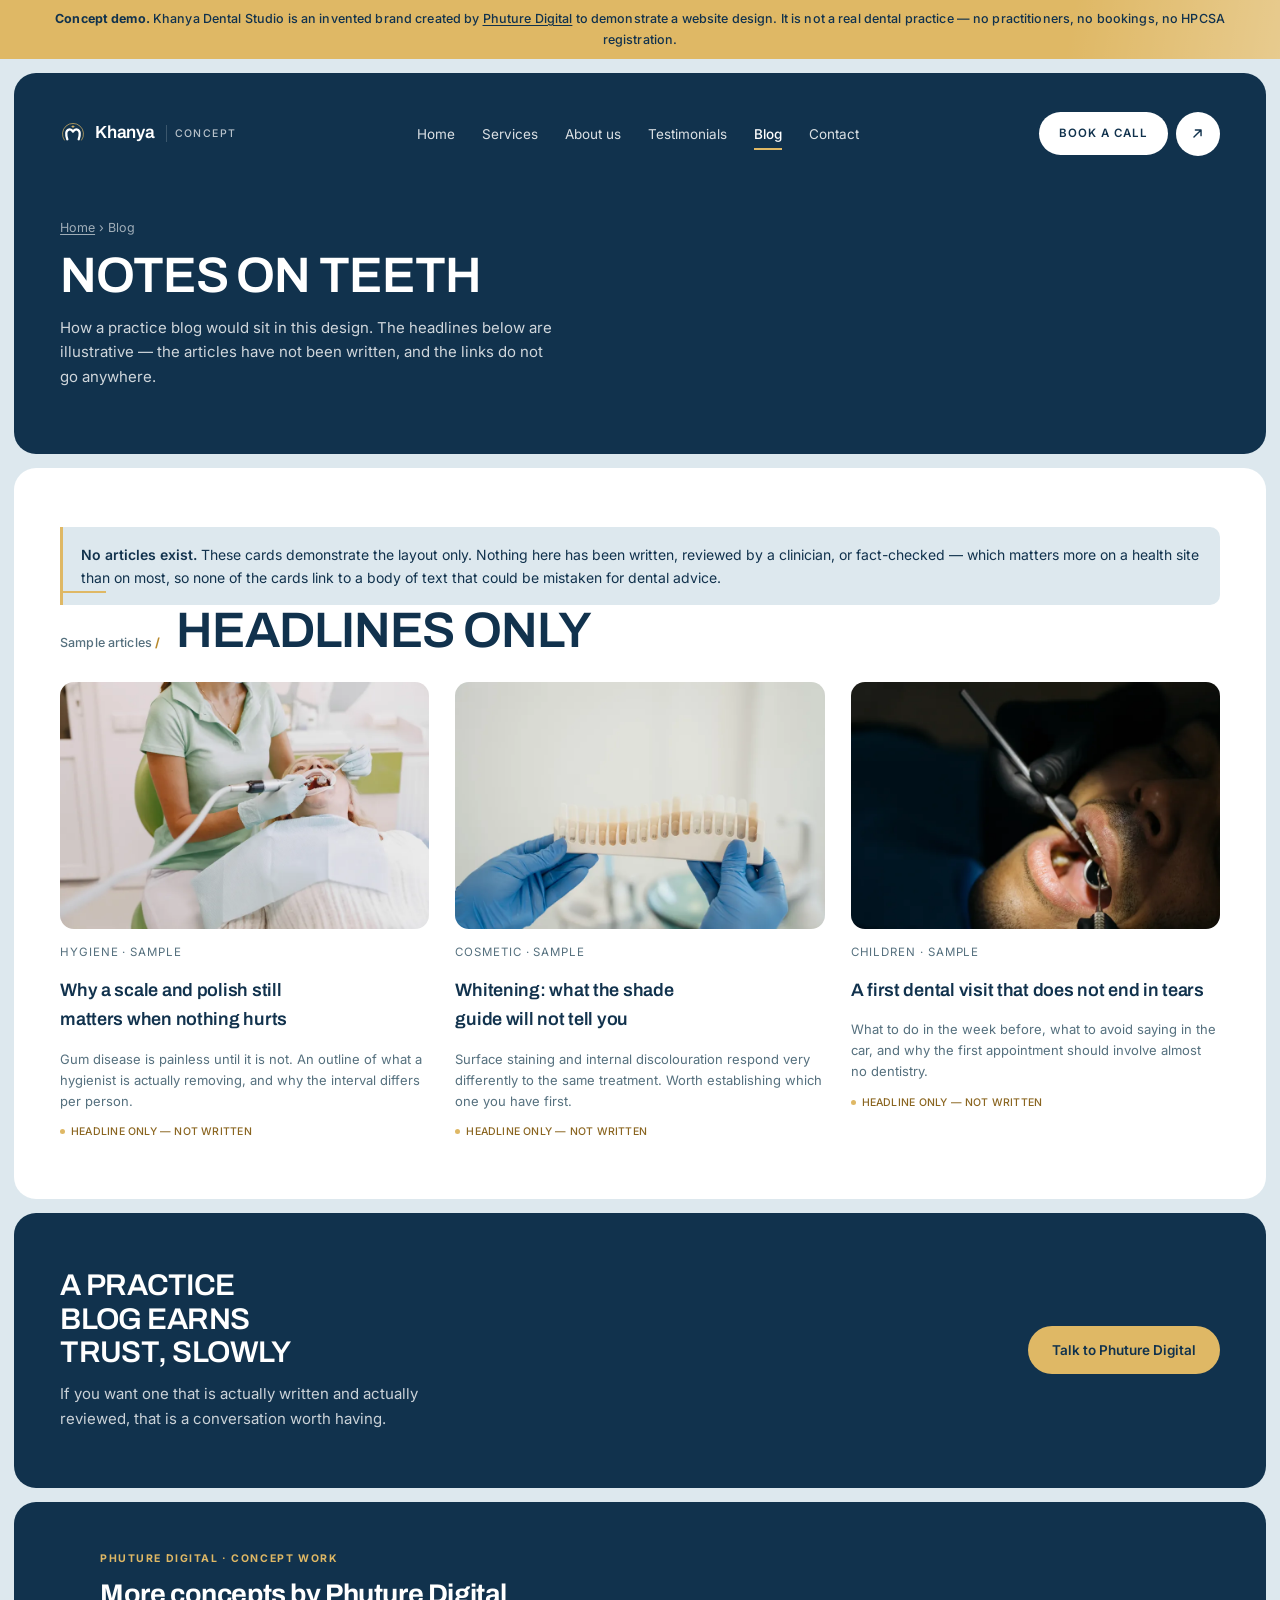
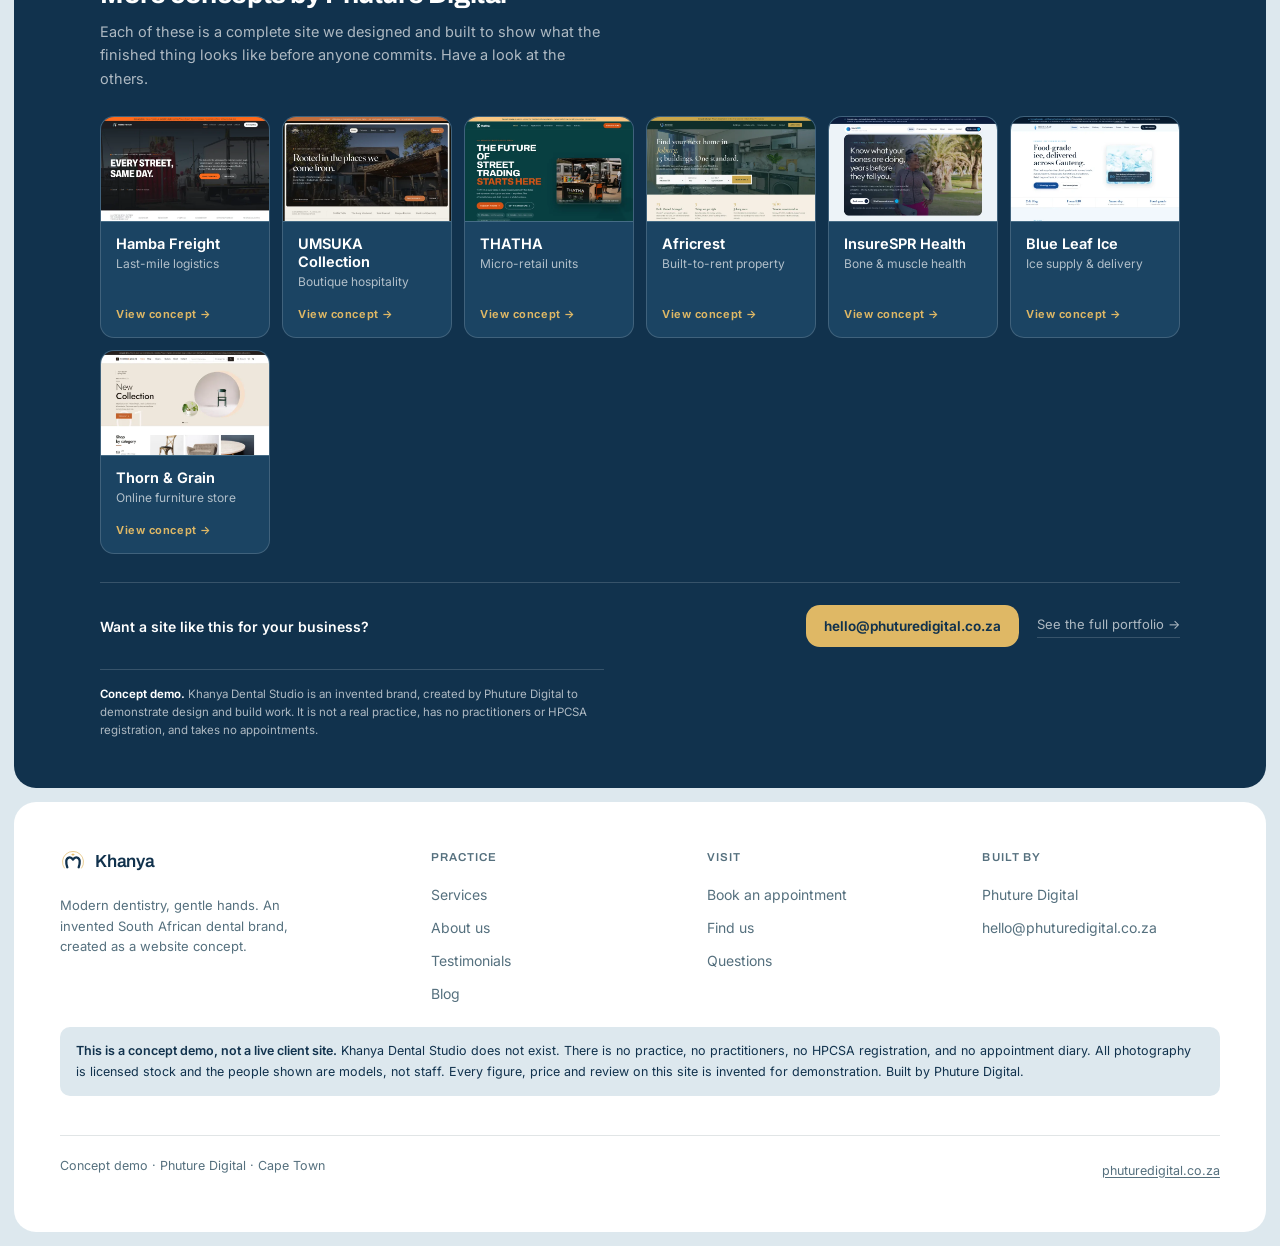
<file: blog.html>
<!doctype html>
<html lang="en-ZA">
<head>
<meta charset="utf-8" />
<meta name="viewport" content="width=device-width, initial-scale=1" />
<title>Blog — Khanya Dental Studio · Concept demo</title>
<meta name="description" content="Sample article layout for the Khanya Dental Studio concept demo. Headlines are illustrative; no articles have been written." />
<meta name="robots" content="noindex, nofollow" />
<link rel="icon" href="assets/favicon.svg" type="image/svg+xml" />
<link rel="preconnect" href="https://fonts.googleapis.com" />
<link rel="preconnect" href="https://fonts.gstatic.com" crossorigin />
<link rel="stylesheet" href="https://fonts.googleapis.com/css2?family=Archivo:wght@500;600;700&family=Inter:wght@300;400;500;600&display=swap" />
<link rel="stylesheet" href="styles.css" />
<script>/* Stamped before first paint so CSS can hide scroll-reveal targets without a flash. No-JS visitors keep the full page. */document.documentElement.className += ' js';</script>
</head>
<body>
<a class="skip" href="#main">Skip to content</a>

<div class="demo-banner">
  <strong>Concept demo.</strong> Khanya Dental Studio is an invented brand created by
  <a href="https://www.phuturedigital.co.za" rel="noopener">Phuture Digital</a> to demonstrate a website design.
  It is not a real dental practice &mdash; no practitioners, no bookings, no HPCSA registration.
</div>

<div class="shell">
  <header class="page-head">
    <nav class="hero-nav" aria-label="Primary">
      <a class="brand" href="index.html" aria-label="Khanya Dental Studio — home">
        <svg viewBox="0 0 64 64" aria-hidden="true"><path d="M10.7 46.9A26 26 0 1 1 53.3 46.9" fill="none" stroke="#DFB865" stroke-width="1.7" stroke-linecap="round"/><path d="M32 8.2c0 4.2 1.6 5.8 5.8 5.8-4.2 0-5.8 1.6-5.8 5.8 0-4.2-1.6-5.8-5.8-5.8 4.2 0 5.8-1.6 5.8-5.8Z" fill="#DFB865"/><path d="M18 45c-4-12-4-22 4-24 5-1.2 8 1.8 10 5 2-3.2 5-6.2 10-5 8 2 8 12 4 24" fill="none" stroke="currentColor" stroke-width="5.6" stroke-linecap="round" stroke-linejoin="round"/></svg>
        Khanya<span class="brand-sub">Concept</span>
      </a>
      <div class="nav-links" id="nav-links">
        <a href="index.html">Home</a>
        <a href="services.html">Services</a>
        <a href="about.html">About us</a>
        <a href="testimonials.html">Testimonials</a>
        <a href="blog.html" class="active">Blog</a>
        <a href="contact.html">Contact</a>
      </div>
      <div class="nav-actions">
        <a class="btn btn-pill" href="contact.html">Book a call</a>
        <a class="btn-round" href="contact.html" aria-label="Book a call">
          <svg viewBox="0 0 24 24" fill="none" stroke="currentColor" stroke-width="2" stroke-linecap="round" stroke-linejoin="round" aria-hidden="true"><path d="M7 17 17 7M9 7h8v8"/></svg>
        </a>
        <button class="nav-toggle" type="button" aria-label="Menu" aria-expanded="false" aria-controls="nav-links">
          <svg viewBox="0 0 24 24" fill="none" stroke="currentColor" stroke-width="2" stroke-linecap="round" aria-hidden="true"><path d="M3 6h18M3 12h18M3 18h18"/></svg>
        </button>
      </div>
    </nav>

    <p class="crumb"><a href="index.html">Home</a> &rsaquo; Blog</p>
    <h1 class="display-l">Notes on teeth</h1>
    <p>
      How a practice blog would sit in this design. The headlines below are illustrative
      &mdash; the articles have not been written, and the links do not go anywhere.
    </p>
  </header>

  <main id="main">
    <div class="sheet">

      <div class="note-box">
        <b>No articles exist.</b>
        These cards demonstrate the layout only. Nothing here has been written, reviewed by a
        clinician, or fact-checked &mdash; which matters more on a health site than on most,
        so none of the cards link to a body of text that could be mistaken for dental advice.
      </div>

      <section class="section" aria-labelledby="b-h">
        <div class="sec-head sec-head--wide">
          <div class="sec-head-title">
            <span class="eyebrow">Sample articles</span>
            <h2 class="display-l" id="b-h">Headlines only</h2>
          </div>
        </div>

        <div class="grid-3 mt-m">
          <article class="post">
            <div class="post-thumb">
              <img src="assets/svc-cleaning.webp" alt="" width="900" height="600" loading="lazy" />
            </div>
            <div class="post-meta">Hygiene &middot; Sample</div>
            <h3>Why a scale and polish still matters when nothing hurts</h3>
            <p class="small muted">
              Gum disease is painless until it is not. An outline of what a hygienist is
              actually removing, and why the interval differs per person.
            </p>
            <span class="placeholder-tag">Headline only &mdash; not written</span>
          </article>

          <article class="post">
            <div class="post-thumb">
              <img src="assets/svc-veneers.webp" alt="" width="900" height="600" loading="lazy" />
            </div>
            <div class="post-meta">Cosmetic &middot; Sample</div>
            <h3>Whitening: what the shade guide will not tell you</h3>
            <p class="small muted">
              Surface staining and internal discolouration respond very differently to the
              same treatment. Worth establishing which one you have first.
            </p>
            <span class="placeholder-tag">Headline only &mdash; not written</span>
          </article>

          <article class="post">
            <div class="post-thumb">
              <img src="assets/svc-checkup.webp" alt="" width="900" height="600" loading="lazy" />
            </div>
            <div class="post-meta">Children &middot; Sample</div>
            <h3>A first dental visit that does not end in tears</h3>
            <p class="small muted">
              What to do in the week before, what to avoid saying in the car, and why the
              first appointment should involve almost no dentistry.
            </p>
            <span class="placeholder-tag">Headline only &mdash; not written</span>
          </article>
        </div>
      </section>

    </div>

    <section class="cta-band">
      <div>
        <h2 class="display-m">A practice blog earns trust, slowly</h2>
        <p>If you want one that is actually written and actually reviewed, that is a conversation worth having.</p>
      </div>
      <div class="btn-row">
        <a class="btn btn-gold" href="contact.html">Talk to Phuture Digital</a>
      </div>
    </section>
  </main>

  







<!-- pd-network:start -->
<section class="pd-network" aria-labelledby="pd-network-title">
  <div class="pd-network-inner">
    <p class="pd-network-eyebrow">Phuture Digital &middot; Concept work</p>
    <h2 class="pd-network-title" id="pd-network-title">More concepts by Phuture Digital</h2>
    <p class="pd-network-lede">Each of these is a complete site we designed and built to show what the finished thing looks like before anyone commits. Have a look at the others.</p>
    <ul class="pd-network-grid">
        <li class="pd-network-card">
          <a href="https://hamba-concept.phuturedigital.co.za">
            <img class="pd-network-thumb" src="/pd-concepts/hamba.webp" alt=""
                 width="640" height="400" loading="lazy" decoding="async">
            <span class="pd-network-body">
              <span class="pd-network-name">Hamba Freight</span>
              <span class="pd-network-sector">Last-mile logistics</span>
              <span class="pd-network-go">View concept &rarr;</span>
            </span>
          </a>
        </li>
        <li class="pd-network-card">
          <a href="https://umsuka-concept.phuturedigital.co.za">
            <img class="pd-network-thumb" src="/pd-concepts/umsuka.webp" alt=""
                 width="640" height="400" loading="lazy" decoding="async">
            <span class="pd-network-body">
              <span class="pd-network-name">UMSUKA Collection</span>
              <span class="pd-network-sector">Boutique hospitality</span>
              <span class="pd-network-go">View concept &rarr;</span>
            </span>
          </a>
        </li>
        <li class="pd-network-card">
          <a href="https://thatha-concept.phuturedigital.co.za">
            <img class="pd-network-thumb" src="/pd-concepts/thatha.webp" alt=""
                 width="640" height="400" loading="lazy" decoding="async">
            <span class="pd-network-body">
              <span class="pd-network-name">THATHA</span>
              <span class="pd-network-sector">Micro-retail units</span>
              <span class="pd-network-go">View concept &rarr;</span>
            </span>
          </a>
        </li>
        <li class="pd-network-card">
          <a href="https://africrest-concept.phuturedigital.co.za">
            <img class="pd-network-thumb" src="/pd-concepts/africrest.webp" alt=""
                 width="640" height="400" loading="lazy" decoding="async">
            <span class="pd-network-body">
              <span class="pd-network-name">Africrest</span>
              <span class="pd-network-sector">Built-to-rent property</span>
              <span class="pd-network-go">View concept &rarr;</span>
            </span>
          </a>
        </li>
        <li class="pd-network-card">
          <a href="https://insurespr-concept.phuturedigital.co.za">
            <img class="pd-network-thumb" src="/pd-concepts/insurespr.webp" alt=""
                 width="640" height="400" loading="lazy" decoding="async">
            <span class="pd-network-body">
              <span class="pd-network-name">InsureSPR Health</span>
              <span class="pd-network-sector">Bone &amp; muscle health</span>
              <span class="pd-network-go">View concept &rarr;</span>
            </span>
          </a>
        </li>
        <li class="pd-network-card">
          <a href="https://blueleaf-concept.phuturedigital.co.za">
            <img class="pd-network-thumb" src="/pd-concepts/blueleaf.webp" alt=""
                 width="640" height="400" loading="lazy" decoding="async">
            <span class="pd-network-body">
              <span class="pd-network-name">Blue Leaf Ice</span>
              <span class="pd-network-sector">Ice supply &amp; delivery</span>
              <span class="pd-network-go">View concept &rarr;</span>
            </span>
          </a>
        </li>
        <li class="pd-network-card">
          <a href="https://thorn-grain-concept.phuturedigital.co.za">
            <img class="pd-network-thumb" src="/pd-concepts/thorn-grain.webp" alt=""
                 width="640" height="400" loading="lazy" decoding="async">
            <span class="pd-network-body">
              <span class="pd-network-name">Thorn &amp; Grain</span>
              <span class="pd-network-sector">Online furniture store</span>
              <span class="pd-network-go">View concept &rarr;</span>
            </span>
          </a>
        </li>
    </ul>
    <div class="pd-network-cta">
      <p>Want a site like this for your business?</p>
      <a class="pd-network-btn" href="mailto:hello@phuturedigital.co.za">hello@phuturedigital.co.za</a>
      <a class="pd-network-link" href="https://www.phuturedigital.co.za/portfolio" rel="noopener">See the full portfolio &rarr;</a>
    </div>
    <p class="pd-network-mark"><strong>Concept demo.</strong> Khanya Dental Studio is an invented brand, created by Phuture Digital to demonstrate design and build work. It is not a real practice, has no practitioners or HPCSA registration, and takes no appointments.</p>
  </div>
</section>
<!-- pd-network:end -->
<footer class="foot">
    <div class="foot-top">
      <div>
        <a class="brand" href="index.html">
          <svg viewBox="0 0 64 64" aria-hidden="true"><path d="M10.7 46.9A26 26 0 1 1 53.3 46.9" fill="none" stroke="#DFB865" stroke-width="1.7" stroke-linecap="round"/><path d="M32 8.2c0 4.2 1.6 5.8 5.8 5.8-4.2 0-5.8 1.6-5.8 5.8 0-4.2-1.6-5.8-5.8-5.8 4.2 0 5.8-1.6 5.8-5.8Z" fill="#DFB865"/><path d="M18 45c-4-12-4-22 4-24 5-1.2 8 1.8 10 5 2-3.2 5-6.2 10-5 8 2 8 12 4 24" fill="none" stroke="currentColor" stroke-width="5.6" stroke-linecap="round" stroke-linejoin="round"/></svg>
          Khanya
        </a>
        <p class="small muted" style="margin-top:12px;max-width:34ch">
          Modern dentistry, gentle hands. An invented South African dental brand,
          created as a website concept.
        </p>
      </div>
      <div>
        <h4>Practice</h4>
        <ul>
          <li><a href="services.html">Services</a></li>
          <li><a href="about.html">About us</a></li>
          <li><a href="testimonials.html">Testimonials</a></li>
          <li><a href="blog.html">Blog</a></li>
        </ul>
      </div>
      <div>
        <h4>Visit</h4>
        <ul>
          <li><a href="contact.html">Book an appointment</a></li>
          <li><a href="contact.html#find">Find us</a></li>
          <li><a href="contact.html#faq">Questions</a></li>
        </ul>
      </div>
      <div>
        <h4>Built by</h4>
        <ul>
          <li><a href="https://www.phuturedigital.co.za" rel="noopener">Phuture Digital</a></li>
          <li><a href="mailto:hello@phuturedigital.co.za">hello@phuturedigital.co.za</a></li>
        </ul>
      </div>
    </div>

    <div class="concept-note">
      <strong>This is a concept demo, not a live client site.</strong>
      Khanya Dental Studio does not exist. There is no practice, no practitioners, no HPCSA
      registration, and no appointment diary. All photography is licensed stock and the people
      shown are models, not staff. Every figure, price and review on this site is invented for
      demonstration. Built by Phuture Digital.
    </div>

    <div class="foot-bottom">
      <span>Concept demo &middot; Phuture Digital &middot; Cape Town</span>
      <span><a href="https://www.phuturedigital.co.za" rel="noopener">phuturedigital.co.za</a></span>
    </div>
  </footer>
</div>

<script src="site.js"></script>
</body>
</html>
</file>
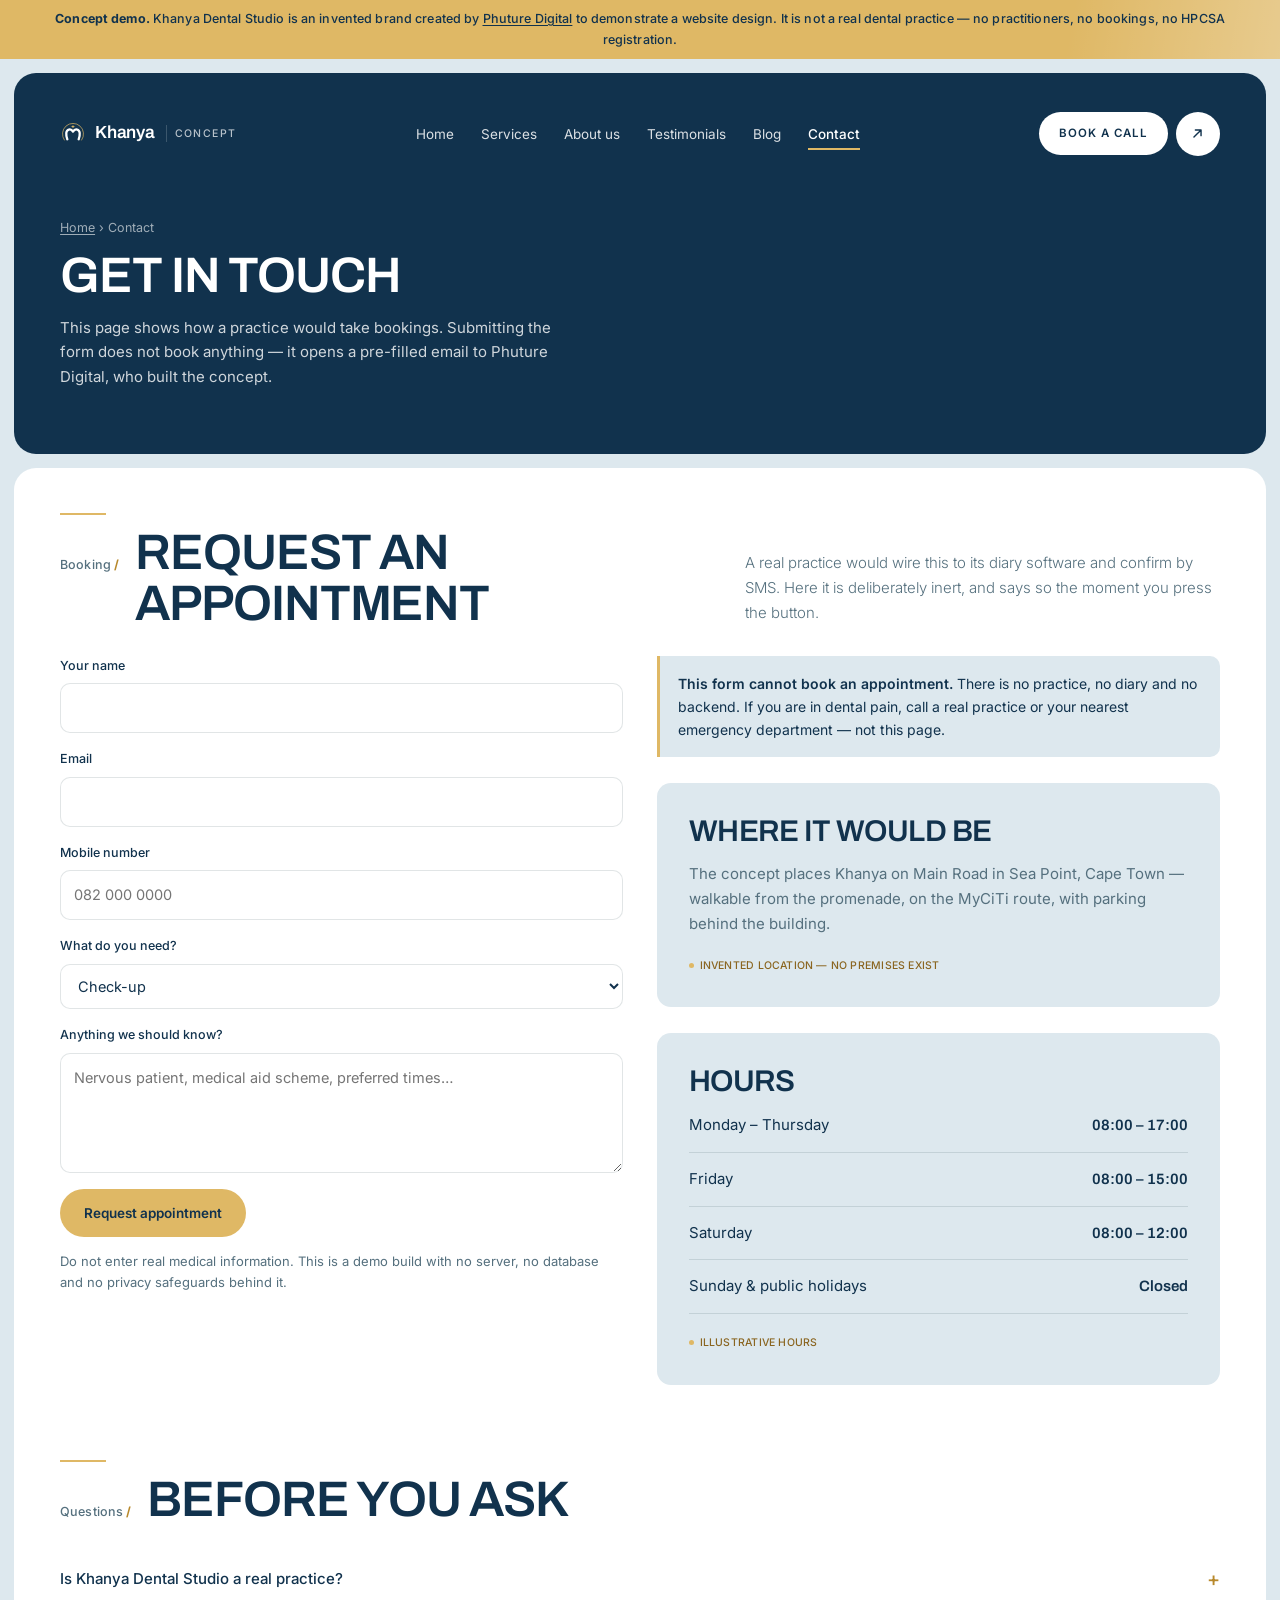
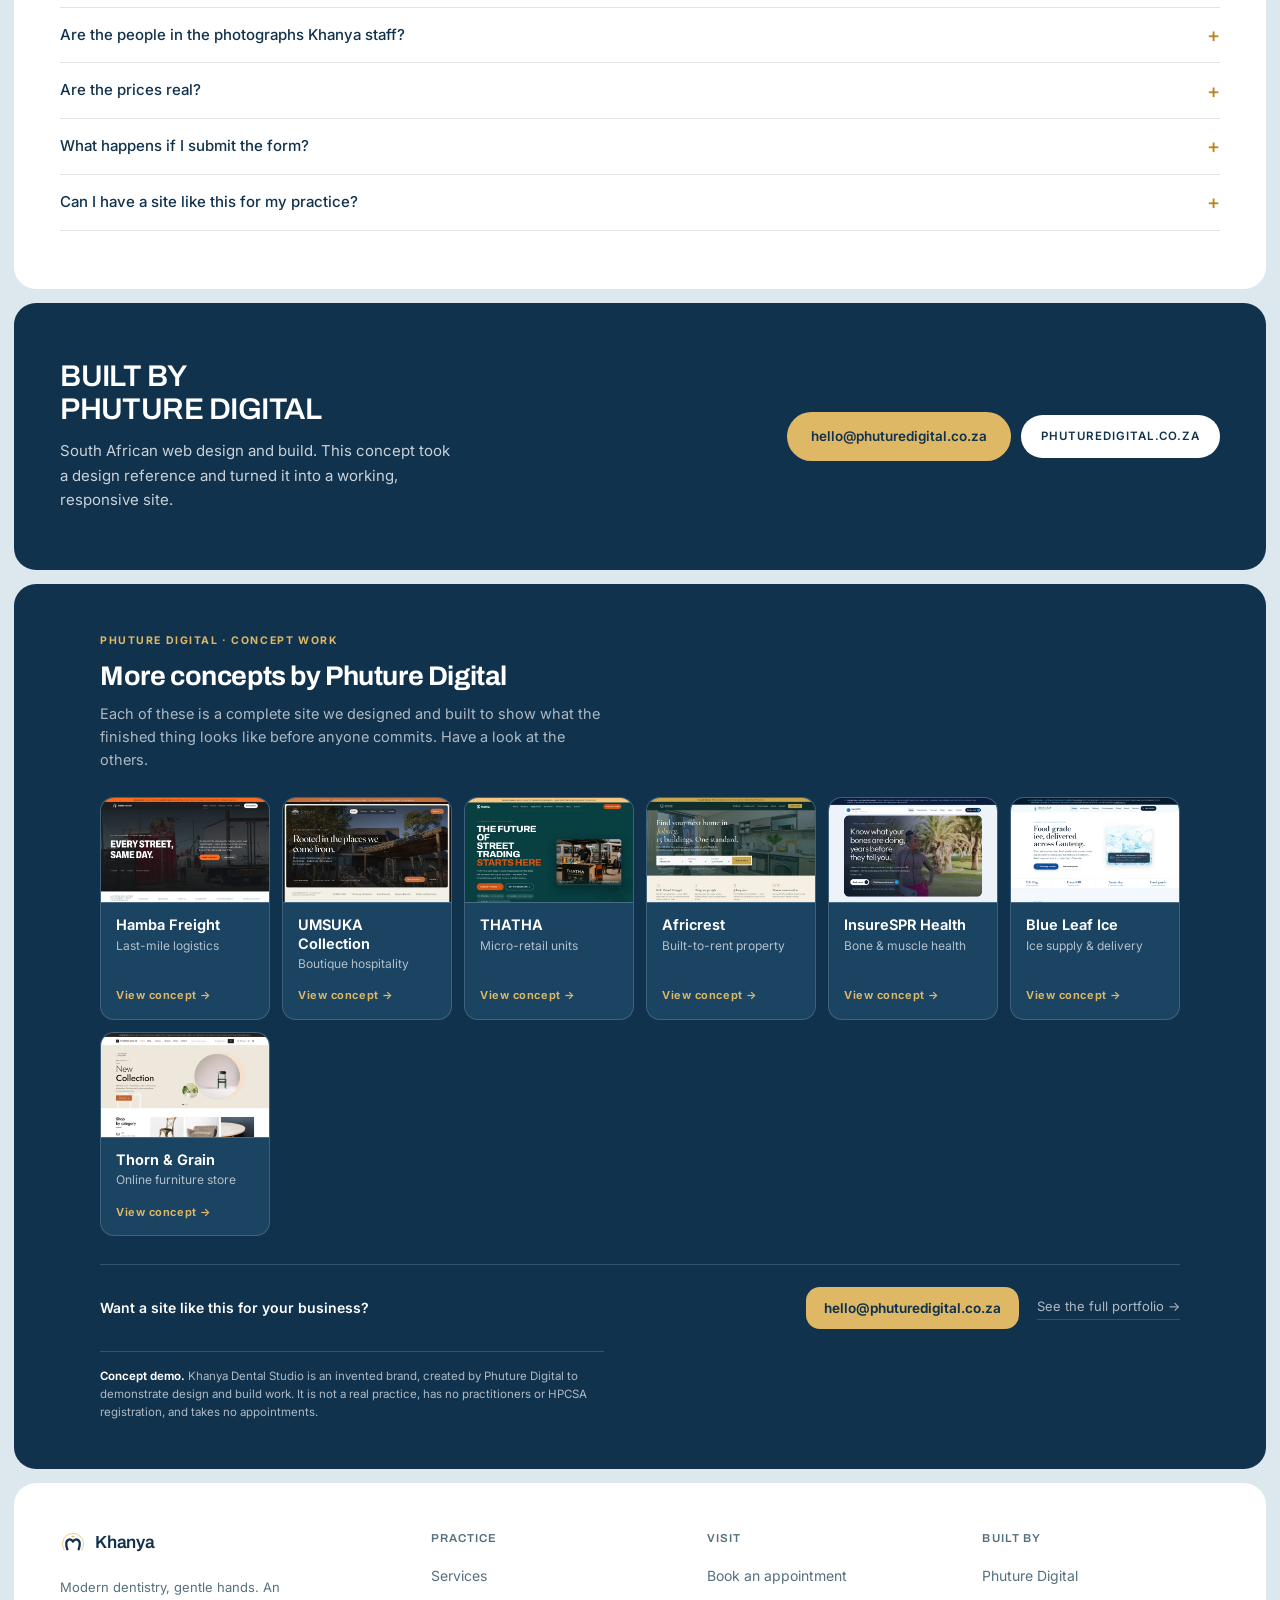
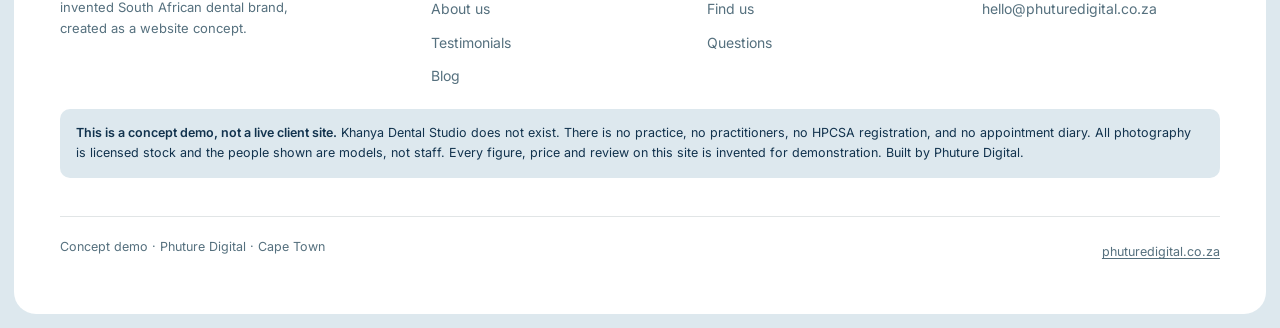
<file: contact.html>
<!doctype html>
<html lang="en-ZA">
<head>
<meta charset="utf-8" />
<meta name="viewport" content="width=device-width, initial-scale=1" />
<title>Contact — Khanya Dental Studio · Concept demo</title>
<meta name="description" content="Contact layout for the Khanya Dental Studio concept demo. The form does not book appointments; there is no practice." />
<meta name="robots" content="noindex, nofollow" />
<link rel="icon" href="assets/favicon.svg" type="image/svg+xml" />
<link rel="preconnect" href="https://fonts.googleapis.com" />
<link rel="preconnect" href="https://fonts.gstatic.com" crossorigin />
<link rel="stylesheet" href="https://fonts.googleapis.com/css2?family=Archivo:wght@500;600;700&family=Inter:wght@300;400;500;600&display=swap" />
<link rel="stylesheet" href="styles.css" />
<script>/* Stamped before first paint so CSS can hide scroll-reveal targets without a flash. No-JS visitors keep the full page. */document.documentElement.className += ' js';</script>
</head>
<body>
<a class="skip" href="#main">Skip to content</a>

<div class="demo-banner">
  <strong>Concept demo.</strong> Khanya Dental Studio is an invented brand created by
  <a href="https://www.phuturedigital.co.za" rel="noopener">Phuture Digital</a> to demonstrate a website design.
  It is not a real dental practice &mdash; no practitioners, no bookings, no HPCSA registration.
</div>

<div class="shell">
  <header class="page-head">
    <nav class="hero-nav" aria-label="Primary">
      <a class="brand" href="index.html" aria-label="Khanya Dental Studio — home">
        <svg viewBox="0 0 64 64" aria-hidden="true"><path d="M10.7 46.9A26 26 0 1 1 53.3 46.9" fill="none" stroke="#DFB865" stroke-width="1.7" stroke-linecap="round"/><path d="M32 8.2c0 4.2 1.6 5.8 5.8 5.8-4.2 0-5.8 1.6-5.8 5.8 0-4.2-1.6-5.8-5.8-5.8 4.2 0 5.8-1.6 5.8-5.8Z" fill="#DFB865"/><path d="M18 45c-4-12-4-22 4-24 5-1.2 8 1.8 10 5 2-3.2 5-6.2 10-5 8 2 8 12 4 24" fill="none" stroke="currentColor" stroke-width="5.6" stroke-linecap="round" stroke-linejoin="round"/></svg>
        Khanya<span class="brand-sub">Concept</span>
      </a>
      <div class="nav-links" id="nav-links">
        <a href="index.html">Home</a>
        <a href="services.html">Services</a>
        <a href="about.html">About us</a>
        <a href="testimonials.html">Testimonials</a>
        <a href="blog.html">Blog</a>
        <a href="contact.html" class="active">Contact</a>
      </div>
      <div class="nav-actions">
        <a class="btn btn-pill" href="#book">Book a call</a>
        <a class="btn-round" href="#book" aria-label="Jump to the booking form">
          <svg viewBox="0 0 24 24" fill="none" stroke="currentColor" stroke-width="2" stroke-linecap="round" stroke-linejoin="round" aria-hidden="true"><path d="M7 17 17 7M9 7h8v8"/></svg>
        </a>
        <button class="nav-toggle" type="button" aria-label="Menu" aria-expanded="false" aria-controls="nav-links">
          <svg viewBox="0 0 24 24" fill="none" stroke="currentColor" stroke-width="2" stroke-linecap="round" aria-hidden="true"><path d="M3 6h18M3 12h18M3 18h18"/></svg>
        </button>
      </div>
    </nav>

    <p class="crumb"><a href="index.html">Home</a> &rsaquo; Contact</p>
    <h1 class="display-l">Get in touch</h1>
    <p>
      This page shows how a practice would take bookings. Submitting the form does not book
      anything &mdash; it opens a pre-filled email to Phuture Digital, who built the concept.
    </p>
  </header>

  <main id="main">
    <div class="sheet">

      <section class="section" id="book" aria-labelledby="book-h">
        <div class="sec-head">
          <div class="sec-head-title">
            <span class="eyebrow">Booking</span>
            <h2 class="display-l" id="book-h">Request an appointment</h2>
          </div>
          <p class="sec-head-copy">
            A real practice would wire this to its diary software and confirm by SMS. Here it
            is deliberately inert, and says so the moment you press the button.
          </p>
        </div>

        <div class="grid-2 mt-m">
          <form data-demo-form novalidate>
            <div class="field">
              <label for="name">Your name</label>
              <input id="name" name="name" type="text" autocomplete="name" required />
            </div>
            <div class="field">
              <label for="email">Email</label>
              <input id="email" name="email" type="email" autocomplete="email" required />
            </div>
            <div class="field">
              <label for="phone">Mobile number</label>
              <input id="phone" name="phone" type="tel" autocomplete="tel" inputmode="tel" placeholder="082 000 0000" />
            </div>
            <div class="field">
              <label for="service">What do you need?</label>
              <select id="service" name="service">
                <option>Check-up</option>
                <option>Scale &amp; polish</option>
                <option>Filling</option>
                <option>Gum care</option>
                <option>Retainer or mouthguard</option>
                <option>Whitening</option>
                <option>Veneers</option>
                <option>Emergency &mdash; in pain</option>
                <option>General enquiry</option>
              </select>
            </div>
            <div class="field">
              <label for="message">Anything we should know?</label>
              <textarea id="message" name="message" placeholder="Nervous patient, medical aid scheme, preferred times…"></textarea>
            </div>

            <div class="btn-row">
              <button class="btn btn-gold" type="submit">Request appointment</button>
            </div>
            <div id="form-result" hidden></div>

            <p class="small muted mt-s">
              Do not enter real medical information. This is a demo build with no server,
              no database and no privacy safeguards behind it.
            </p>
          </form>

          <div>
            <div class="note-box">
              <b>This form cannot book an appointment.</b>
              There is no practice, no diary and no backend. If you are in dental pain, call a
              real practice or your nearest emergency department &mdash; not this page.
            </div>

            <div class="well mt-m" id="find">
              <h3 class="display-m">Where it would be</h3>
              <p class="muted mt-s">
                The concept places Khanya on Main Road in Sea Point, Cape Town &mdash; walkable
                from the promenade, on the MyCiTi route, with parking behind the building.
              </p>
              <p class="mt-s"><span class="placeholder-tag">Invented location &mdash; no premises exist</span></p>
            </div>

            <div class="well mt-m">
              <h3 class="display-m">Hours</h3>
              <div class="price-row"><span>Monday &ndash; Thursday</span><span class="p">08:00 &ndash; 17:00</span></div>
              <div class="price-row"><span>Friday</span><span class="p">08:00 &ndash; 15:00</span></div>
              <div class="price-row"><span>Saturday</span><span class="p">08:00 &ndash; 12:00</span></div>
              <div class="price-row"><span>Sunday &amp; public holidays</span><span class="p">Closed</span></div>
              <p class="mt-s"><span class="placeholder-tag">Illustrative hours</span></p>
            </div>
          </div>
        </div>
      </section>

      <section class="section" id="faq" aria-labelledby="faq-h">
        <div class="sec-head sec-head--wide">
          <div class="sec-head-title">
            <span class="eyebrow">Questions</span>
            <h2 class="display-l" id="faq-h">Before you ask</h2>
          </div>
        </div>

        <div class="mt-m">
          <details class="faq">
            <summary>Is Khanya Dental Studio a real practice?</summary>
            <p>
              No. It is an invented brand created by Phuture Digital to demonstrate a website
              design. There is no practice, no practitioners, no HPCSA registration and no
              premises. Nothing on this site should inform a decision about dental care.
            </p>
          </details>
          <details class="faq">
            <summary>Are the people in the photographs Khanya staff?</summary>
            <p>
              No. Every photograph is licensed stock and everyone shown is a model. No real
              person on this site has been given a clinical credential, a name or a quote.
            </p>
          </details>
          <details class="faq">
            <summary>Are the prices real?</summary>
            <p>
              No. They are invented placeholder figures chosen to look plausible so the layout
              can be judged. They are not benchmarked against any tariff guide and no practice
              stands behind them.
            </p>
          </details>
          <details class="faq">
            <summary>What happens if I submit the form?</summary>
            <p>
              Nothing is sent anywhere. The page tells you plainly that no appointment was
              booked and offers to open a pre-filled email to Phuture Digital instead. There
              is no server, so your details are never transmitted or stored.
            </p>
          </details>
          <details class="faq">
            <summary>Can I have a site like this for my practice?</summary>
            <p>
              Yes &mdash; that is what the concept is for. Email
              <a href="mailto:hello@phuturedigital.co.za" style="text-decoration:underline">hello@phuturedigital.co.za</a>
              and it would be built with your real brand, your real team and your real fees.
            </p>
          </details>
        </div>
      </section>

    </div>

    <section class="cta-band">
      <div>
        <h2 class="display-m">Built by Phuture Digital</h2>
        <p>South African web design and build. This concept took a design reference and turned it into a working, responsive site.</p>
      </div>
      <div class="btn-row">
        <a class="btn btn-gold" href="mailto:hello@phuturedigital.co.za">hello@phuturedigital.co.za</a>
        <a class="btn btn-pill" href="https://www.phuturedigital.co.za" rel="noopener">phuturedigital.co.za</a>
      </div>
    </section>
  </main>

  







<!-- pd-network:start -->
<section class="pd-network" aria-labelledby="pd-network-title">
  <div class="pd-network-inner">
    <p class="pd-network-eyebrow">Phuture Digital &middot; Concept work</p>
    <h2 class="pd-network-title" id="pd-network-title">More concepts by Phuture Digital</h2>
    <p class="pd-network-lede">Each of these is a complete site we designed and built to show what the finished thing looks like before anyone commits. Have a look at the others.</p>
    <ul class="pd-network-grid">
        <li class="pd-network-card">
          <a href="https://hamba-concept.phuturedigital.co.za">
            <img class="pd-network-thumb" src="/pd-concepts/hamba.webp" alt=""
                 width="640" height="400" loading="lazy" decoding="async">
            <span class="pd-network-body">
              <span class="pd-network-name">Hamba Freight</span>
              <span class="pd-network-sector">Last-mile logistics</span>
              <span class="pd-network-go">View concept &rarr;</span>
            </span>
          </a>
        </li>
        <li class="pd-network-card">
          <a href="https://umsuka-concept.phuturedigital.co.za">
            <img class="pd-network-thumb" src="/pd-concepts/umsuka.webp" alt=""
                 width="640" height="400" loading="lazy" decoding="async">
            <span class="pd-network-body">
              <span class="pd-network-name">UMSUKA Collection</span>
              <span class="pd-network-sector">Boutique hospitality</span>
              <span class="pd-network-go">View concept &rarr;</span>
            </span>
          </a>
        </li>
        <li class="pd-network-card">
          <a href="https://thatha-concept.phuturedigital.co.za">
            <img class="pd-network-thumb" src="/pd-concepts/thatha.webp" alt=""
                 width="640" height="400" loading="lazy" decoding="async">
            <span class="pd-network-body">
              <span class="pd-network-name">THATHA</span>
              <span class="pd-network-sector">Micro-retail units</span>
              <span class="pd-network-go">View concept &rarr;</span>
            </span>
          </a>
        </li>
        <li class="pd-network-card">
          <a href="https://africrest-concept.phuturedigital.co.za">
            <img class="pd-network-thumb" src="/pd-concepts/africrest.webp" alt=""
                 width="640" height="400" loading="lazy" decoding="async">
            <span class="pd-network-body">
              <span class="pd-network-name">Africrest</span>
              <span class="pd-network-sector">Built-to-rent property</span>
              <span class="pd-network-go">View concept &rarr;</span>
            </span>
          </a>
        </li>
        <li class="pd-network-card">
          <a href="https://insurespr-concept.phuturedigital.co.za">
            <img class="pd-network-thumb" src="/pd-concepts/insurespr.webp" alt=""
                 width="640" height="400" loading="lazy" decoding="async">
            <span class="pd-network-body">
              <span class="pd-network-name">InsureSPR Health</span>
              <span class="pd-network-sector">Bone &amp; muscle health</span>
              <span class="pd-network-go">View concept &rarr;</span>
            </span>
          </a>
        </li>
        <li class="pd-network-card">
          <a href="https://blueleaf-concept.phuturedigital.co.za">
            <img class="pd-network-thumb" src="/pd-concepts/blueleaf.webp" alt=""
                 width="640" height="400" loading="lazy" decoding="async">
            <span class="pd-network-body">
              <span class="pd-network-name">Blue Leaf Ice</span>
              <span class="pd-network-sector">Ice supply &amp; delivery</span>
              <span class="pd-network-go">View concept &rarr;</span>
            </span>
          </a>
        </li>
        <li class="pd-network-card">
          <a href="https://thorn-grain-concept.phuturedigital.co.za">
            <img class="pd-network-thumb" src="/pd-concepts/thorn-grain.webp" alt=""
                 width="640" height="400" loading="lazy" decoding="async">
            <span class="pd-network-body">
              <span class="pd-network-name">Thorn &amp; Grain</span>
              <span class="pd-network-sector">Online furniture store</span>
              <span class="pd-network-go">View concept &rarr;</span>
            </span>
          </a>
        </li>
    </ul>
    <div class="pd-network-cta">
      <p>Want a site like this for your business?</p>
      <a class="pd-network-btn" href="mailto:hello@phuturedigital.co.za">hello@phuturedigital.co.za</a>
      <a class="pd-network-link" href="https://www.phuturedigital.co.za/portfolio" rel="noopener">See the full portfolio &rarr;</a>
    </div>
    <p class="pd-network-mark"><strong>Concept demo.</strong> Khanya Dental Studio is an invented brand, created by Phuture Digital to demonstrate design and build work. It is not a real practice, has no practitioners or HPCSA registration, and takes no appointments.</p>
  </div>
</section>
<!-- pd-network:end -->
<footer class="foot">
    <div class="foot-top">
      <div>
        <a class="brand" href="index.html">
          <svg viewBox="0 0 64 64" aria-hidden="true"><path d="M10.7 46.9A26 26 0 1 1 53.3 46.9" fill="none" stroke="#DFB865" stroke-width="1.7" stroke-linecap="round"/><path d="M32 8.2c0 4.2 1.6 5.8 5.8 5.8-4.2 0-5.8 1.6-5.8 5.8 0-4.2-1.6-5.8-5.8-5.8 4.2 0 5.8-1.6 5.8-5.8Z" fill="#DFB865"/><path d="M18 45c-4-12-4-22 4-24 5-1.2 8 1.8 10 5 2-3.2 5-6.2 10-5 8 2 8 12 4 24" fill="none" stroke="currentColor" stroke-width="5.6" stroke-linecap="round" stroke-linejoin="round"/></svg>
          Khanya
        </a>
        <p class="small muted" style="margin-top:12px;max-width:34ch">
          Modern dentistry, gentle hands. An invented South African dental brand,
          created as a website concept.
        </p>
      </div>
      <div>
        <h4>Practice</h4>
        <ul>
          <li><a href="services.html">Services</a></li>
          <li><a href="about.html">About us</a></li>
          <li><a href="testimonials.html">Testimonials</a></li>
          <li><a href="blog.html">Blog</a></li>
        </ul>
      </div>
      <div>
        <h4>Visit</h4>
        <ul>
          <li><a href="contact.html">Book an appointment</a></li>
          <li><a href="contact.html#find">Find us</a></li>
          <li><a href="contact.html#faq">Questions</a></li>
        </ul>
      </div>
      <div>
        <h4>Built by</h4>
        <ul>
          <li><a href="https://www.phuturedigital.co.za" rel="noopener">Phuture Digital</a></li>
          <li><a href="mailto:hello@phuturedigital.co.za">hello@phuturedigital.co.za</a></li>
        </ul>
      </div>
    </div>

    <div class="concept-note">
      <strong>This is a concept demo, not a live client site.</strong>
      Khanya Dental Studio does not exist. There is no practice, no practitioners, no HPCSA
      registration, and no appointment diary. All photography is licensed stock and the people
      shown are models, not staff. Every figure, price and review on this site is invented for
      demonstration. Built by Phuture Digital.
    </div>

    <div class="foot-bottom">
      <span>Concept demo &middot; Phuture Digital &middot; Cape Town</span>
      <span><a href="https://www.phuturedigital.co.za" rel="noopener">phuturedigital.co.za</a></span>
    </div>
  </footer>
</div>

<script src="site.js"></script>
</body>
</html>
</file>
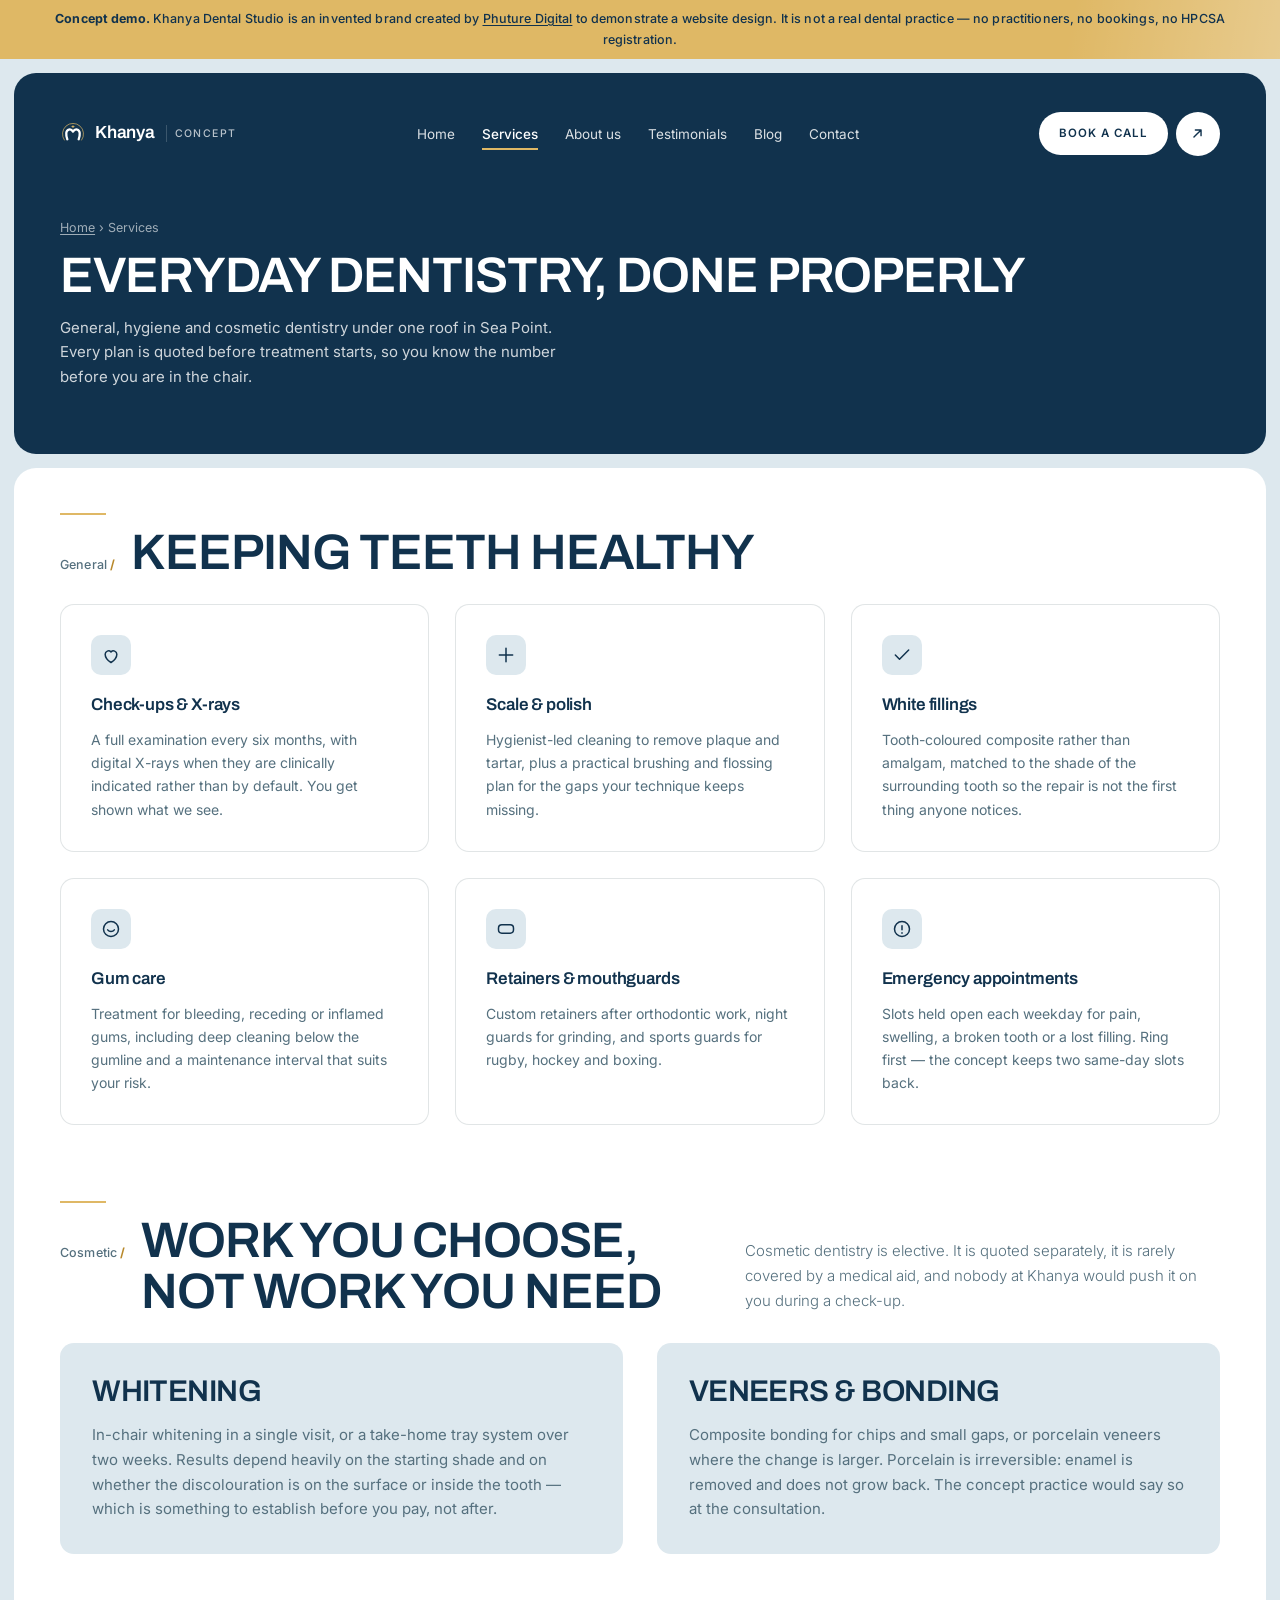
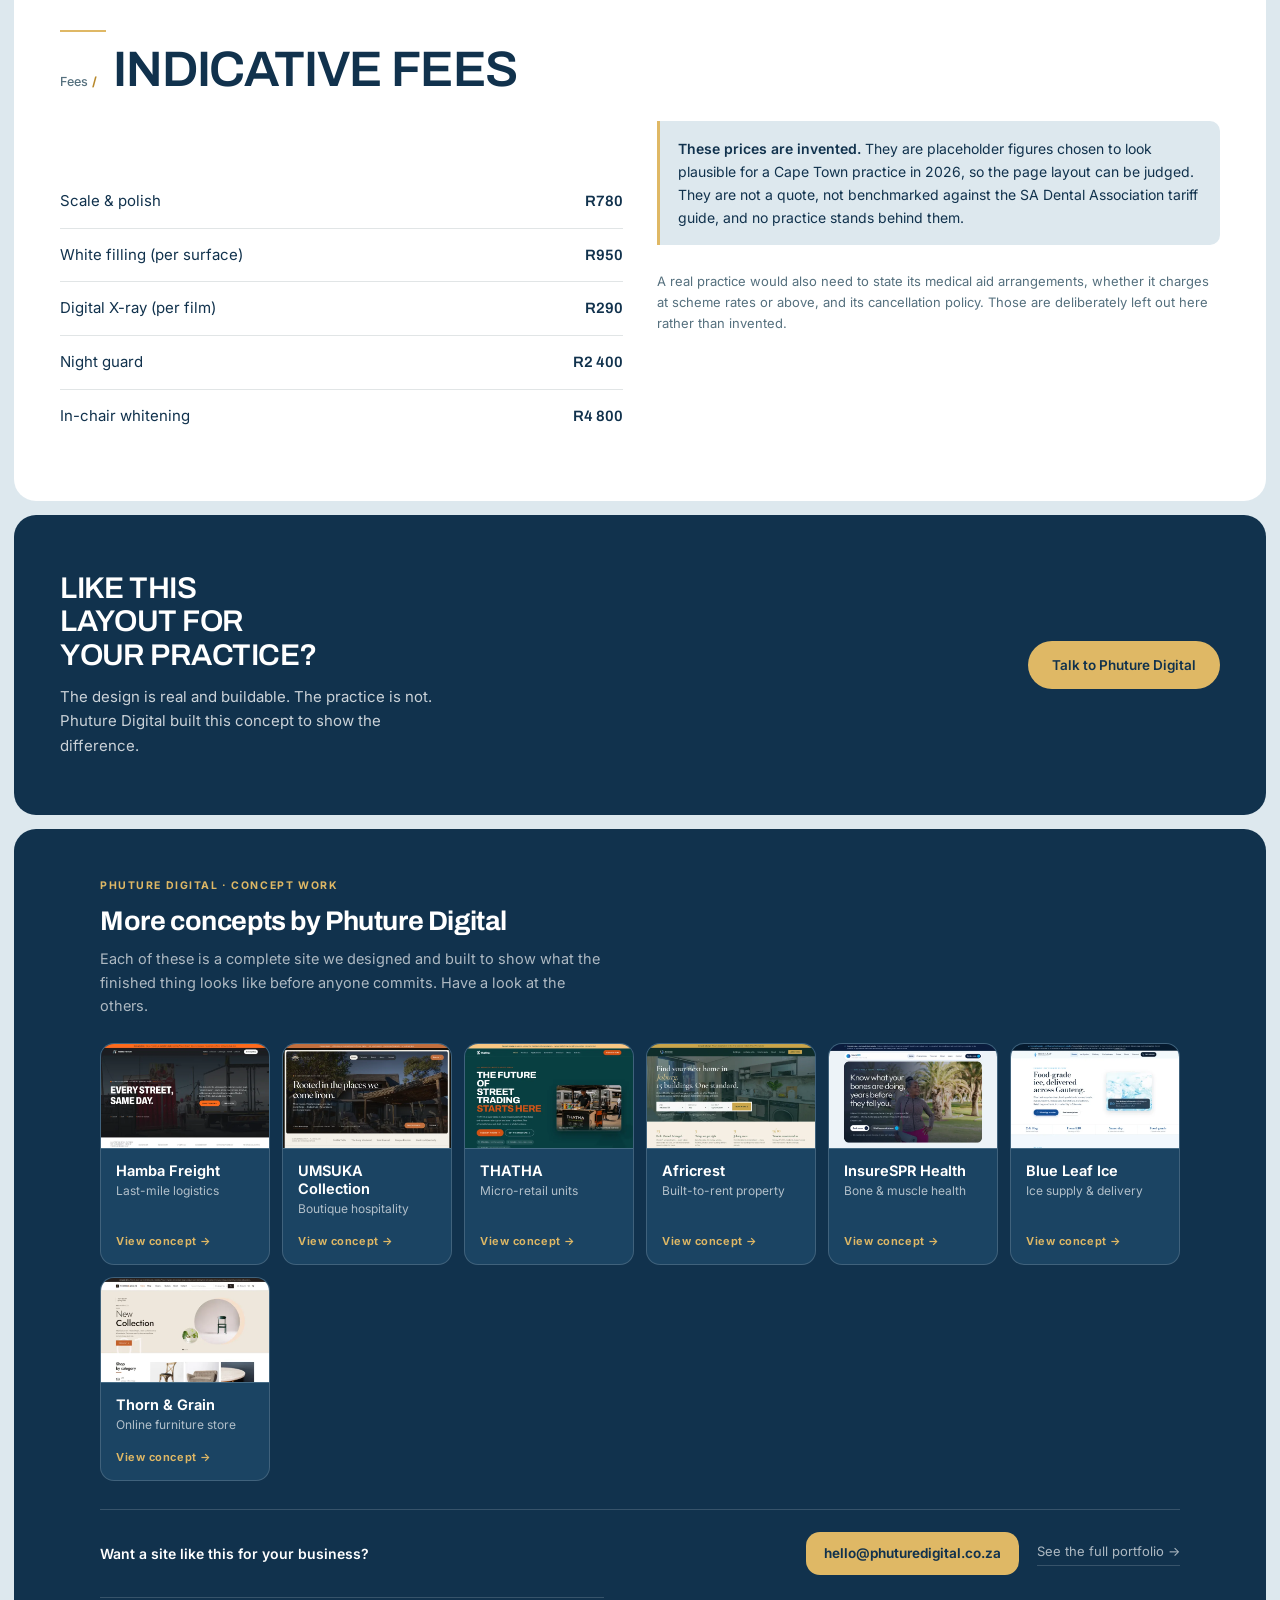
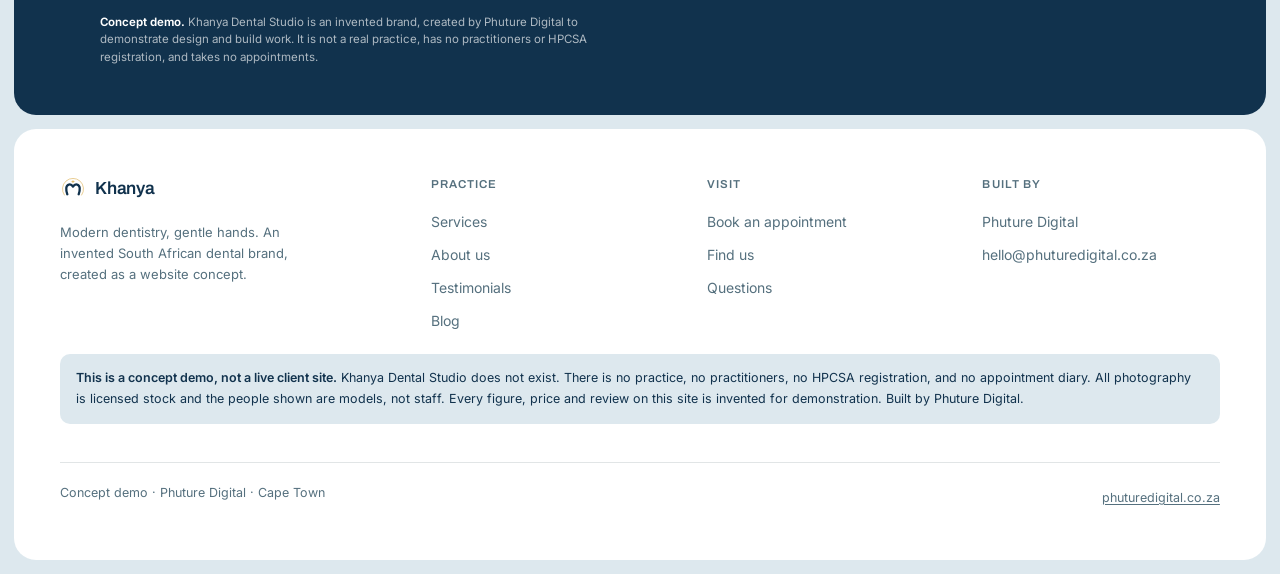
<file: services.html>
<!doctype html>
<html lang="en-ZA">
<head>
<meta charset="utf-8" />
<meta name="viewport" content="width=device-width, initial-scale=1" />
<title>Services — Khanya Dental Studio · Concept demo</title>
<meta name="description" content="Concept demo: the service range for Khanya Dental Studio, an invented South African dental brand by Phuture Digital. Not a real practice." />
<meta name="robots" content="noindex, nofollow" />
<link rel="icon" href="assets/favicon.svg" type="image/svg+xml" />
<link rel="preconnect" href="https://fonts.googleapis.com" />
<link rel="preconnect" href="https://fonts.gstatic.com" crossorigin />
<link rel="stylesheet" href="https://fonts.googleapis.com/css2?family=Archivo:wght@500;600;700&family=Inter:wght@300;400;500;600&display=swap" />
<link rel="stylesheet" href="styles.css" />
<script>/* Stamped before first paint so CSS can hide scroll-reveal targets without a flash. No-JS visitors keep the full page. */document.documentElement.className += ' js';</script>
</head>
<body>
<a class="skip" href="#main">Skip to content</a>

<div class="demo-banner">
  <strong>Concept demo.</strong> Khanya Dental Studio is an invented brand created by
  <a href="https://www.phuturedigital.co.za" rel="noopener">Phuture Digital</a> to demonstrate a website design.
  It is not a real dental practice &mdash; no practitioners, no bookings, no HPCSA registration.
</div>

<div class="shell">
  <header class="page-head">
    <nav class="hero-nav" aria-label="Primary">
      <a class="brand" href="index.html" aria-label="Khanya Dental Studio — home">
        <svg viewBox="0 0 64 64" aria-hidden="true"><path d="M10.7 46.9A26 26 0 1 1 53.3 46.9" fill="none" stroke="#DFB865" stroke-width="1.7" stroke-linecap="round"/><path d="M32 8.2c0 4.2 1.6 5.8 5.8 5.8-4.2 0-5.8 1.6-5.8 5.8 0-4.2-1.6-5.8-5.8-5.8 4.2 0 5.8-1.6 5.8-5.8Z" fill="#DFB865"/><path d="M18 45c-4-12-4-22 4-24 5-1.2 8 1.8 10 5 2-3.2 5-6.2 10-5 8 2 8 12 4 24" fill="none" stroke="currentColor" stroke-width="5.6" stroke-linecap="round" stroke-linejoin="round"/></svg>
        Khanya<span class="brand-sub">Concept</span>
      </a>
      <div class="nav-links" id="nav-links">
        <a href="index.html">Home</a>
        <a href="services.html" class="active">Services</a>
        <a href="about.html">About us</a>
        <a href="testimonials.html">Testimonials</a>
        <a href="blog.html">Blog</a>
        <a href="contact.html">Contact</a>
      </div>
      <div class="nav-actions">
        <a class="btn btn-pill" href="contact.html">Book a call</a>
        <a class="btn-round" href="contact.html" aria-label="Book a call">
          <svg viewBox="0 0 24 24" fill="none" stroke="currentColor" stroke-width="2" stroke-linecap="round" stroke-linejoin="round" aria-hidden="true"><path d="M7 17 17 7M9 7h8v8"/></svg>
        </a>
        <button class="nav-toggle" type="button" aria-label="Menu" aria-expanded="false" aria-controls="nav-links">
          <svg viewBox="0 0 24 24" fill="none" stroke="currentColor" stroke-width="2" stroke-linecap="round" aria-hidden="true"><path d="M3 6h18M3 12h18M3 18h18"/></svg>
        </button>
      </div>
    </nav>

    <p class="crumb"><a href="index.html">Home</a> &rsaquo; Services</p>
    <h1 class="display-l">Everyday dentistry, done properly</h1>
    <p>
      General, hygiene and cosmetic dentistry under one roof in Sea Point. Every plan is
      quoted before treatment starts, so you know the number before you are in the chair.
    </p>
  </header>

  <main id="main">
    <div class="sheet">

      <section class="section" aria-labelledby="gen-h">
        <div class="sec-head sec-head--wide">
          <div class="sec-head-title">
            <span class="eyebrow">General</span>
            <h2 class="display-l" id="gen-h">Keeping teeth healthy</h2>
          </div>
        </div>

        <div class="grid-3 mt-m">
          <article class="card" id="checkups">
            <div class="card-icon" aria-hidden="true">
              <svg viewBox="0 0 24 24" fill="none" stroke="currentColor" stroke-width="1.8" stroke-linecap="round" stroke-linejoin="round"><path d="M12 21s-7-4.5-7-10a4 4 0 0 1 7-2.6A4 4 0 0 1 19 11c0 5.5-7 10-7 10Z"/></svg>
            </div>
            <h3>Check-ups &amp; X-rays</h3>
            <p>
              A full examination every six months, with digital X-rays when they are
              clinically indicated rather than by default. You get shown what we see.
            </p>
          </article>

          <article class="card" id="hygiene">
            <div class="card-icon" aria-hidden="true">
              <svg viewBox="0 0 24 24" fill="none" stroke="currentColor" stroke-width="1.8" stroke-linecap="round" stroke-linejoin="round"><path d="M4 12h16M12 4v16"/></svg>
            </div>
            <h3>Scale &amp; polish</h3>
            <p>
              Hygienist-led cleaning to remove plaque and tartar, plus a practical
              brushing and flossing plan for the gaps your technique keeps missing.
            </p>
          </article>

          <article class="card" id="fillings">
            <div class="card-icon" aria-hidden="true">
              <svg viewBox="0 0 24 24" fill="none" stroke="currentColor" stroke-width="1.8" stroke-linecap="round" stroke-linejoin="round"><path d="M20 6 9 17l-5-5"/></svg>
            </div>
            <h3>White fillings</h3>
            <p>
              Tooth-coloured composite rather than amalgam, matched to the shade of the
              surrounding tooth so the repair is not the first thing anyone notices.
            </p>
          </article>

          <article class="card" id="gum">
            <div class="card-icon" aria-hidden="true">
              <svg viewBox="0 0 24 24" fill="none" stroke="currentColor" stroke-width="1.8" stroke-linecap="round" stroke-linejoin="round"><circle cx="12" cy="12" r="9"/><path d="M8 13s1.5 2 4 2 4-2 4-2"/></svg>
            </div>
            <h3>Gum care</h3>
            <p>
              Treatment for bleeding, receding or inflamed gums, including deep cleaning
              below the gumline and a maintenance interval that suits your risk.
            </p>
          </article>

          <article class="card" id="retainers">
            <div class="card-icon" aria-hidden="true">
              <svg viewBox="0 0 24 24" fill="none" stroke="currentColor" stroke-width="1.8" stroke-linecap="round" stroke-linejoin="round"><rect x="3" y="7" width="18" height="10" rx="4"/></svg>
            </div>
            <h3>Retainers &amp; mouthguards</h3>
            <p>
              Custom retainers after orthodontic work, night guards for grinding, and
              sports guards for rugby, hockey and boxing.
            </p>
          </article>

          <article class="card" id="emergency">
            <div class="card-icon" aria-hidden="true">
              <svg viewBox="0 0 24 24" fill="none" stroke="currentColor" stroke-width="1.8" stroke-linecap="round" stroke-linejoin="round"><path d="M12 8v5M12 16.5v.5"/><circle cx="12" cy="12" r="9"/></svg>
            </div>
            <h3>Emergency appointments</h3>
            <p>
              Slots held open each weekday for pain, swelling, a broken tooth or a lost
              filling. Ring first &mdash; the concept keeps two same-day slots back.
            </p>
          </article>
        </div>
      </section>

      <section class="section" aria-labelledby="cos-h">
        <div class="sec-head">
          <div class="sec-head-title">
            <span class="eyebrow">Cosmetic</span>
            <h2 class="display-l" id="cos-h">Work you choose, not work you need</h2>
          </div>
          <p class="sec-head-copy">
            Cosmetic dentistry is elective. It is quoted separately, it is rarely covered by
            a medical aid, and nobody at Khanya would push it on you during a check-up.
          </p>
        </div>

        <div class="grid-2 mt-m">
          <div class="well" id="cosmetic">
            <h3 class="display-m">Whitening</h3>
            <p class="muted mt-s">
              In-chair whitening in a single visit, or a take-home tray system over two
              weeks. Results depend heavily on the starting shade and on whether the
              discolouration is on the surface or inside the tooth &mdash; which is
              something to establish before you pay, not after.
            </p>
          </div>
          <div class="well">
            <h3 class="display-m">Veneers &amp; bonding</h3>
            <p class="muted mt-s">
              Composite bonding for chips and small gaps, or porcelain veneers where the
              change is larger. Porcelain is irreversible: enamel is removed and does not
              grow back. The concept practice would say so at the consultation.
            </p>
          </div>
        </div>
      </section>

      <section class="section" aria-labelledby="fees-h">
        <div class="sec-head sec-head--wide">
          <div class="sec-head-title">
            <span class="eyebrow">Fees</span>
            <h2 class="display-l" id="fees-h">Indicative fees</h2>
          </div>
        </div>

        <div class="grid-2 mt-m">
          <div>
            <div class="price-row"><span>Examination &amp; treatment plan</span><span class="p">R650</span></div>
            <div class="price-row"><span>Scale &amp; polish</span><span class="p">R780</span></div>
            <div class="price-row"><span>White filling (per surface)</span><span class="p">R950</span></div>
            <div class="price-row"><span>Digital X-ray (per film)</span><span class="p">R290</span></div>
            <div class="price-row"><span>Night guard</span><span class="p">R2 400</span></div>
            <div class="price-row"><span>In-chair whitening</span><span class="p">R4 800</span></div>
          </div>
          <div>
            <div class="note-box">
              <b>These prices are invented.</b> They are placeholder figures chosen to look
              plausible for a Cape Town practice in 2026, so the page layout can be judged.
              They are not a quote, not benchmarked against the SA Dental Association tariff
              guide, and no practice stands behind them.
            </div>
            <p class="muted small mt-m">
              A real practice would also need to state its medical aid arrangements, whether
              it charges at scheme rates or above, and its cancellation policy. Those are
              deliberately left out here rather than invented.
            </p>
          </div>
        </div>
      </section>

    </div>

    <section class="cta-band">
      <div>
        <h2 class="display-m">Like this layout for your practice?</h2>
        <p>The design is real and buildable. The practice is not. Phuture Digital built this concept to show the difference.</p>
      </div>
      <div class="btn-row">
        <a class="btn btn-gold" href="contact.html">Talk to Phuture Digital</a>
      </div>
    </section>
  </main>

  







<!-- pd-network:start -->
<section class="pd-network" aria-labelledby="pd-network-title">
  <div class="pd-network-inner">
    <p class="pd-network-eyebrow">Phuture Digital &middot; Concept work</p>
    <h2 class="pd-network-title" id="pd-network-title">More concepts by Phuture Digital</h2>
    <p class="pd-network-lede">Each of these is a complete site we designed and built to show what the finished thing looks like before anyone commits. Have a look at the others.</p>
    <ul class="pd-network-grid">
        <li class="pd-network-card">
          <a href="https://hamba-concept.phuturedigital.co.za">
            <img class="pd-network-thumb" src="/pd-concepts/hamba.webp" alt=""
                 width="640" height="400" loading="lazy" decoding="async">
            <span class="pd-network-body">
              <span class="pd-network-name">Hamba Freight</span>
              <span class="pd-network-sector">Last-mile logistics</span>
              <span class="pd-network-go">View concept &rarr;</span>
            </span>
          </a>
        </li>
        <li class="pd-network-card">
          <a href="https://umsuka-concept.phuturedigital.co.za">
            <img class="pd-network-thumb" src="/pd-concepts/umsuka.webp" alt=""
                 width="640" height="400" loading="lazy" decoding="async">
            <span class="pd-network-body">
              <span class="pd-network-name">UMSUKA Collection</span>
              <span class="pd-network-sector">Boutique hospitality</span>
              <span class="pd-network-go">View concept &rarr;</span>
            </span>
          </a>
        </li>
        <li class="pd-network-card">
          <a href="https://thatha-concept.phuturedigital.co.za">
            <img class="pd-network-thumb" src="/pd-concepts/thatha.webp" alt=""
                 width="640" height="400" loading="lazy" decoding="async">
            <span class="pd-network-body">
              <span class="pd-network-name">THATHA</span>
              <span class="pd-network-sector">Micro-retail units</span>
              <span class="pd-network-go">View concept &rarr;</span>
            </span>
          </a>
        </li>
        <li class="pd-network-card">
          <a href="https://africrest-concept.phuturedigital.co.za">
            <img class="pd-network-thumb" src="/pd-concepts/africrest.webp" alt=""
                 width="640" height="400" loading="lazy" decoding="async">
            <span class="pd-network-body">
              <span class="pd-network-name">Africrest</span>
              <span class="pd-network-sector">Built-to-rent property</span>
              <span class="pd-network-go">View concept &rarr;</span>
            </span>
          </a>
        </li>
        <li class="pd-network-card">
          <a href="https://insurespr-concept.phuturedigital.co.za">
            <img class="pd-network-thumb" src="/pd-concepts/insurespr.webp" alt=""
                 width="640" height="400" loading="lazy" decoding="async">
            <span class="pd-network-body">
              <span class="pd-network-name">InsureSPR Health</span>
              <span class="pd-network-sector">Bone &amp; muscle health</span>
              <span class="pd-network-go">View concept &rarr;</span>
            </span>
          </a>
        </li>
        <li class="pd-network-card">
          <a href="https://blueleaf-concept.phuturedigital.co.za">
            <img class="pd-network-thumb" src="/pd-concepts/blueleaf.webp" alt=""
                 width="640" height="400" loading="lazy" decoding="async">
            <span class="pd-network-body">
              <span class="pd-network-name">Blue Leaf Ice</span>
              <span class="pd-network-sector">Ice supply &amp; delivery</span>
              <span class="pd-network-go">View concept &rarr;</span>
            </span>
          </a>
        </li>
        <li class="pd-network-card">
          <a href="https://thorn-grain-concept.phuturedigital.co.za">
            <img class="pd-network-thumb" src="/pd-concepts/thorn-grain.webp" alt=""
                 width="640" height="400" loading="lazy" decoding="async">
            <span class="pd-network-body">
              <span class="pd-network-name">Thorn &amp; Grain</span>
              <span class="pd-network-sector">Online furniture store</span>
              <span class="pd-network-go">View concept &rarr;</span>
            </span>
          </a>
        </li>
    </ul>
    <div class="pd-network-cta">
      <p>Want a site like this for your business?</p>
      <a class="pd-network-btn" href="mailto:hello@phuturedigital.co.za">hello@phuturedigital.co.za</a>
      <a class="pd-network-link" href="https://www.phuturedigital.co.za/portfolio" rel="noopener">See the full portfolio &rarr;</a>
    </div>
    <p class="pd-network-mark"><strong>Concept demo.</strong> Khanya Dental Studio is an invented brand, created by Phuture Digital to demonstrate design and build work. It is not a real practice, has no practitioners or HPCSA registration, and takes no appointments.</p>
  </div>
</section>
<!-- pd-network:end -->
<footer class="foot">
    <div class="foot-top">
      <div>
        <a class="brand" href="index.html">
          <svg viewBox="0 0 64 64" aria-hidden="true"><path d="M10.7 46.9A26 26 0 1 1 53.3 46.9" fill="none" stroke="#DFB865" stroke-width="1.7" stroke-linecap="round"/><path d="M32 8.2c0 4.2 1.6 5.8 5.8 5.8-4.2 0-5.8 1.6-5.8 5.8 0-4.2-1.6-5.8-5.8-5.8 4.2 0 5.8-1.6 5.8-5.8Z" fill="#DFB865"/><path d="M18 45c-4-12-4-22 4-24 5-1.2 8 1.8 10 5 2-3.2 5-6.2 10-5 8 2 8 12 4 24" fill="none" stroke="currentColor" stroke-width="5.6" stroke-linecap="round" stroke-linejoin="round"/></svg>
          Khanya
        </a>
        <p class="small muted" style="margin-top:12px;max-width:34ch">
          Modern dentistry, gentle hands. An invented South African dental brand,
          created as a website concept.
        </p>
      </div>
      <div>
        <h4>Practice</h4>
        <ul>
          <li><a href="services.html">Services</a></li>
          <li><a href="about.html">About us</a></li>
          <li><a href="testimonials.html">Testimonials</a></li>
          <li><a href="blog.html">Blog</a></li>
        </ul>
      </div>
      <div>
        <h4>Visit</h4>
        <ul>
          <li><a href="contact.html">Book an appointment</a></li>
          <li><a href="contact.html#find">Find us</a></li>
          <li><a href="contact.html#faq">Questions</a></li>
        </ul>
      </div>
      <div>
        <h4>Built by</h4>
        <ul>
          <li><a href="https://www.phuturedigital.co.za" rel="noopener">Phuture Digital</a></li>
          <li><a href="mailto:hello@phuturedigital.co.za">hello@phuturedigital.co.za</a></li>
        </ul>
      </div>
    </div>

    <div class="concept-note">
      <strong>This is a concept demo, not a live client site.</strong>
      Khanya Dental Studio does not exist. There is no practice, no practitioners, no HPCSA
      registration, and no appointment diary. All photography is licensed stock and the people
      shown are models, not staff. Every figure, price and review on this site is invented for
      demonstration. Built by Phuture Digital.
    </div>

    <div class="foot-bottom">
      <span>Concept demo &middot; Phuture Digital &middot; Cape Town</span>
      <span><a href="https://www.phuturedigital.co.za" rel="noopener">phuturedigital.co.za</a></span>
    </div>
  </footer>
</div>

<script src="site.js"></script>
</body>
</html>
</file>
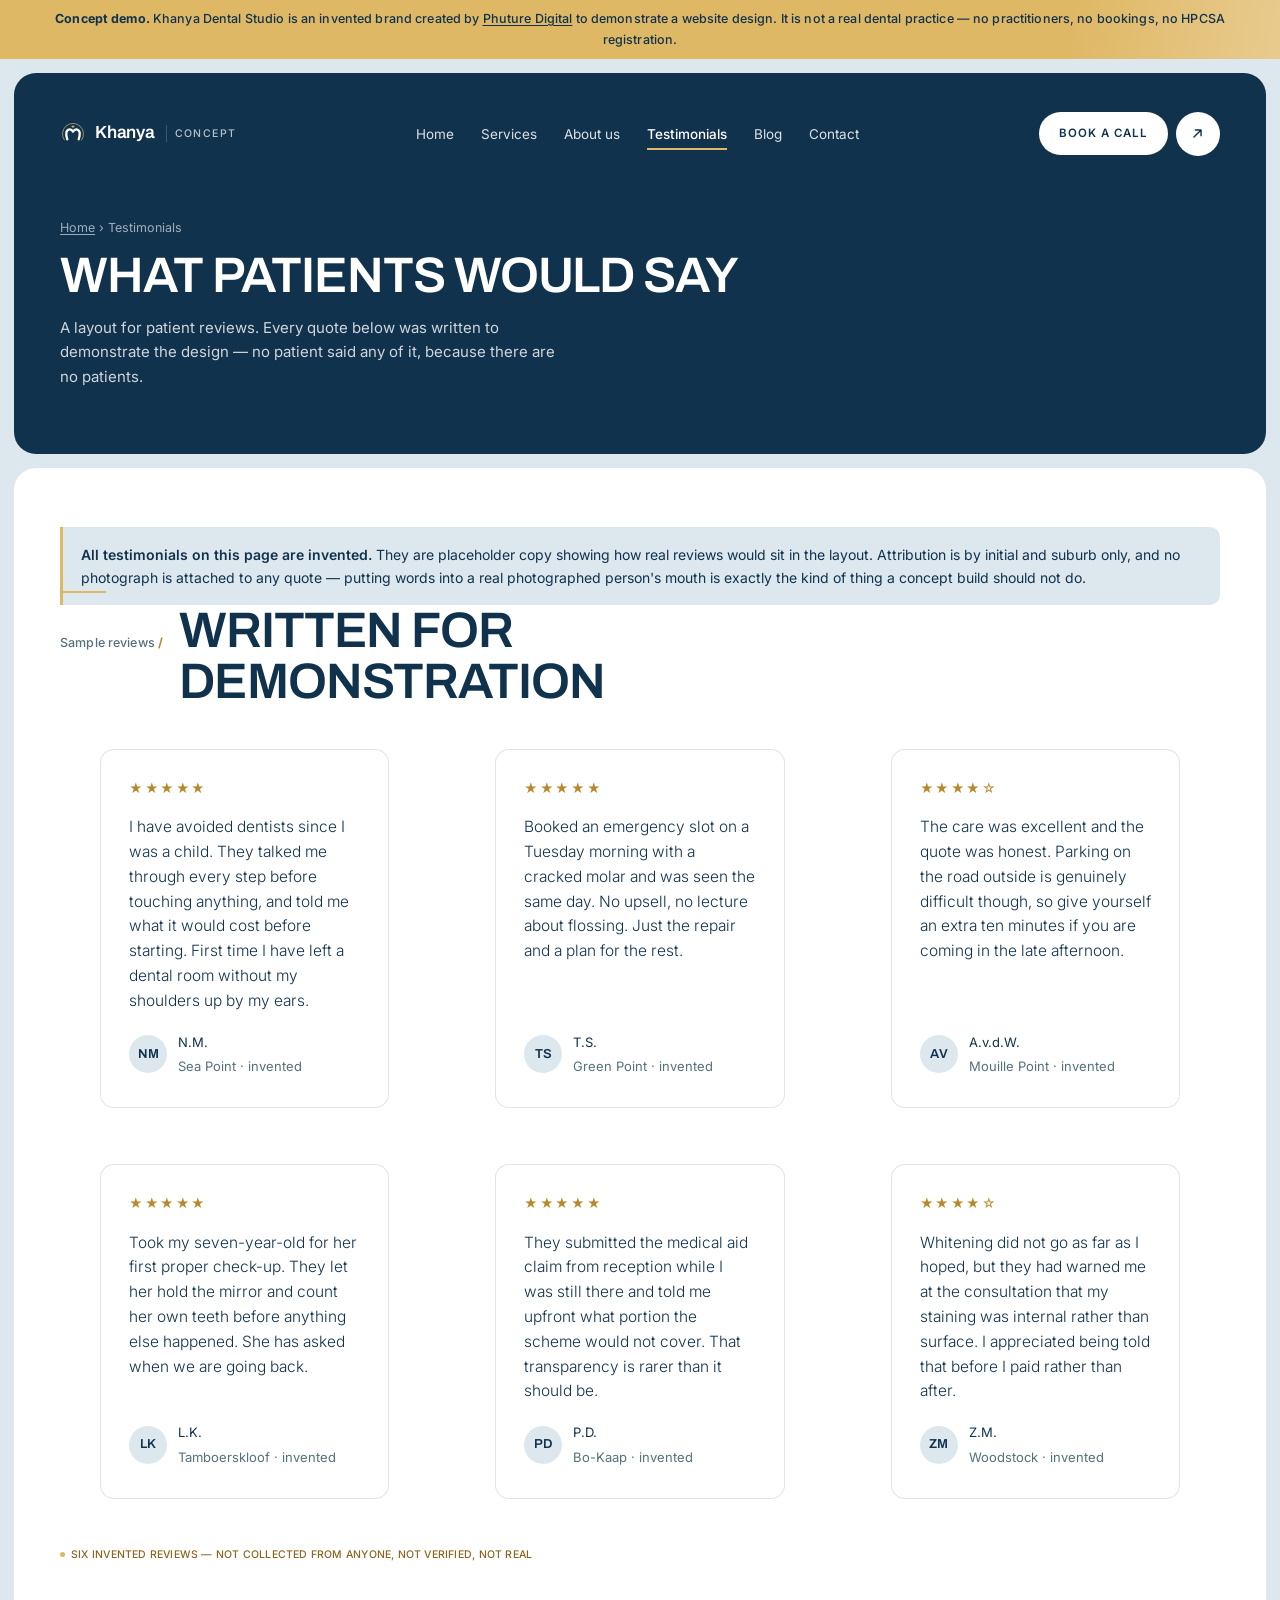
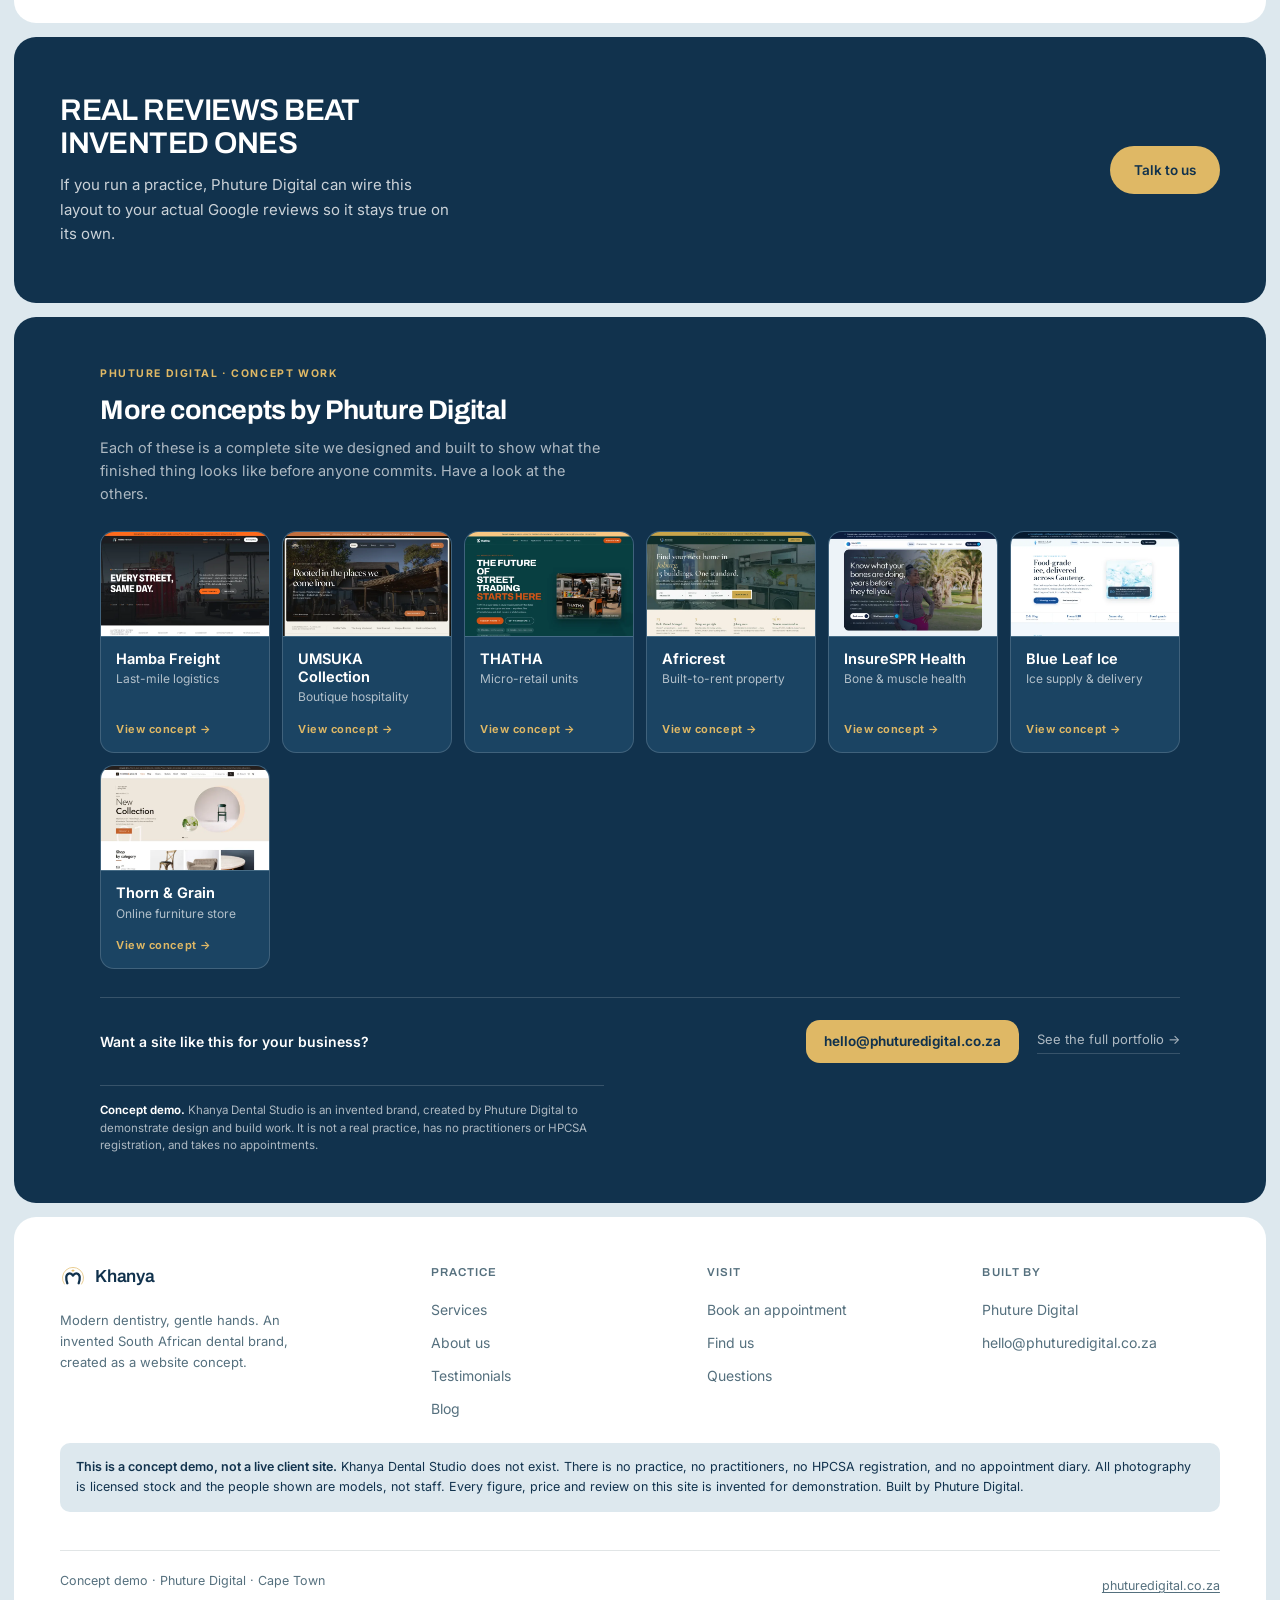
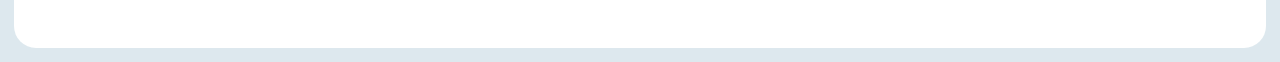
<file: testimonials.html>
<!doctype html>
<html lang="en-ZA">
<head>
<meta charset="utf-8" />
<meta name="viewport" content="width=device-width, initial-scale=1" />
<title>Testimonials — Khanya Dental Studio · Concept demo</title>
<meta name="description" content="Sample testimonial layout for the Khanya Dental Studio concept demo. Every review shown is invented." />
<meta name="robots" content="noindex, nofollow" />
<link rel="icon" href="assets/favicon.svg" type="image/svg+xml" />
<link rel="preconnect" href="https://fonts.googleapis.com" />
<link rel="preconnect" href="https://fonts.gstatic.com" crossorigin />
<link rel="stylesheet" href="https://fonts.googleapis.com/css2?family=Archivo:wght@500;600;700&family=Inter:wght@300;400;500;600&display=swap" />
<link rel="stylesheet" href="styles.css" />
<script>/* Stamped before first paint so CSS can hide scroll-reveal targets without a flash. No-JS visitors keep the full page. */document.documentElement.className += ' js';</script>
</head>
<body>
<a class="skip" href="#main">Skip to content</a>

<div class="demo-banner">
  <strong>Concept demo.</strong> Khanya Dental Studio is an invented brand created by
  <a href="https://www.phuturedigital.co.za" rel="noopener">Phuture Digital</a> to demonstrate a website design.
  It is not a real dental practice &mdash; no practitioners, no bookings, no HPCSA registration.
</div>

<div class="shell">
  <header class="page-head">
    <nav class="hero-nav" aria-label="Primary">
      <a class="brand" href="index.html" aria-label="Khanya Dental Studio — home">
        <svg viewBox="0 0 64 64" aria-hidden="true"><path d="M10.7 46.9A26 26 0 1 1 53.3 46.9" fill="none" stroke="#DFB865" stroke-width="1.7" stroke-linecap="round"/><path d="M32 8.2c0 4.2 1.6 5.8 5.8 5.8-4.2 0-5.8 1.6-5.8 5.8 0-4.2-1.6-5.8-5.8-5.8 4.2 0 5.8-1.6 5.8-5.8Z" fill="#DFB865"/><path d="M18 45c-4-12-4-22 4-24 5-1.2 8 1.8 10 5 2-3.2 5-6.2 10-5 8 2 8 12 4 24" fill="none" stroke="currentColor" stroke-width="5.6" stroke-linecap="round" stroke-linejoin="round"/></svg>
        Khanya<span class="brand-sub">Concept</span>
      </a>
      <div class="nav-links" id="nav-links">
        <a href="index.html">Home</a>
        <a href="services.html">Services</a>
        <a href="about.html">About us</a>
        <a href="testimonials.html" class="active">Testimonials</a>
        <a href="blog.html">Blog</a>
        <a href="contact.html">Contact</a>
      </div>
      <div class="nav-actions">
        <a class="btn btn-pill" href="contact.html">Book a call</a>
        <a class="btn-round" href="contact.html" aria-label="Book a call">
          <svg viewBox="0 0 24 24" fill="none" stroke="currentColor" stroke-width="2" stroke-linecap="round" stroke-linejoin="round" aria-hidden="true"><path d="M7 17 17 7M9 7h8v8"/></svg>
        </a>
        <button class="nav-toggle" type="button" aria-label="Menu" aria-expanded="false" aria-controls="nav-links">
          <svg viewBox="0 0 24 24" fill="none" stroke="currentColor" stroke-width="2" stroke-linecap="round" aria-hidden="true"><path d="M3 6h18M3 12h18M3 18h18"/></svg>
        </button>
      </div>
    </nav>

    <p class="crumb"><a href="index.html">Home</a> &rsaquo; Testimonials</p>
    <h1 class="display-l">What patients would say</h1>
    <p>
      A layout for patient reviews. Every quote below was written to demonstrate the design
      &mdash; no patient said any of it, because there are no patients.
    </p>
  </header>

  <main id="main">
    <div class="sheet">

      <div class="note-box">
        <b>All testimonials on this page are invented.</b>
        They are placeholder copy showing how real reviews would sit in the layout.
        Attribution is by initial and suburb only, and no photograph is attached to any
        quote &mdash; putting words into a real photographed person's mouth is exactly the
        kind of thing a concept build should not do.
      </div>

      <section class="section" aria-labelledby="t-h">
        <div class="sec-head sec-head--wide">
          <div class="sec-head-title">
            <span class="eyebrow">Sample reviews</span>
            <h2 class="display-l" id="t-h">Written for demonstration</h2>
          </div>
        </div>

        <div class="grid-3 mt-m">
          <figure class="quote">
            <div class="stars" aria-label="5 out of 5">&#9733;&#9733;&#9733;&#9733;&#9733;</div>
            <blockquote>
              I have avoided dentists since I was a child. They talked me through every step
              before touching anything, and told me what it would cost before starting. First
              time I have left a dental room without my shoulders up by my ears.
            </blockquote>
            <figcaption>
              <span class="monogram" aria-hidden="true">NM</span>
              <span><span class="small">N.M.</span><br /><span class="small muted">Sea Point &middot; invented</span></span>
            </figcaption>
          </figure>

          <figure class="quote">
            <div class="stars" aria-label="5 out of 5">&#9733;&#9733;&#9733;&#9733;&#9733;</div>
            <blockquote>
              Booked an emergency slot on a Tuesday morning with a cracked molar and was seen
              the same day. No upsell, no lecture about flossing. Just the repair and a plan
              for the rest.
            </blockquote>
            <figcaption>
              <span class="monogram" aria-hidden="true">TS</span>
              <span><span class="small">T.S.</span><br /><span class="small muted">Green Point &middot; invented</span></span>
            </figcaption>
          </figure>

          <figure class="quote">
            <div class="stars" aria-label="4 out of 5">&#9733;&#9733;&#9733;&#9733;&#9734;</div>
            <blockquote>
              The care was excellent and the quote was honest. Parking on the road outside is
              genuinely difficult though, so give yourself an extra ten minutes if you are
              coming in the late afternoon.
            </blockquote>
            <figcaption>
              <span class="monogram" aria-hidden="true">AV</span>
              <span><span class="small">A.v.d.W.</span><br /><span class="small muted">Mouille Point &middot; invented</span></span>
            </figcaption>
          </figure>

          <figure class="quote">
            <div class="stars" aria-label="5 out of 5">&#9733;&#9733;&#9733;&#9733;&#9733;</div>
            <blockquote>
              Took my seven-year-old for her first proper check-up. They let her hold the
              mirror and count her own teeth before anything else happened. She has asked
              when we are going back.
            </blockquote>
            <figcaption>
              <span class="monogram" aria-hidden="true">LK</span>
              <span><span class="small">L.K.</span><br /><span class="small muted">Tamboerskloof &middot; invented</span></span>
            </figcaption>
          </figure>

          <figure class="quote">
            <div class="stars" aria-label="5 out of 5">&#9733;&#9733;&#9733;&#9733;&#9733;</div>
            <blockquote>
              They submitted the medical aid claim from reception while I was still there and
              told me upfront what portion the scheme would not cover. That transparency is
              rarer than it should be.
            </blockquote>
            <figcaption>
              <span class="monogram" aria-hidden="true">PD</span>
              <span><span class="small">P.D.</span><br /><span class="small muted">Bo-Kaap &middot; invented</span></span>
            </figcaption>
          </figure>

          <figure class="quote">
            <div class="stars" aria-label="4 out of 5">&#9733;&#9733;&#9733;&#9733;&#9734;</div>
            <blockquote>
              Whitening did not go as far as I hoped, but they had warned me at the
              consultation that my staining was internal rather than surface. I appreciated
              being told that before I paid rather than after.
            </blockquote>
            <figcaption>
              <span class="monogram" aria-hidden="true">ZM</span>
              <span><span class="small">Z.M.</span><br /><span class="small muted">Woodstock &middot; invented</span></span>
            </figcaption>
          </figure>
        </div>

        <p class="mt-m"><span class="placeholder-tag">Six invented reviews &mdash; not collected from anyone, not verified, not real</span></p>
      </section>

    </div>

    <section class="cta-band">
      <div>
        <h2 class="display-m">Real reviews beat invented ones</h2>
        <p>If you run a practice, Phuture Digital can wire this layout to your actual Google reviews so it stays true on its own.</p>
      </div>
      <div class="btn-row">
        <a class="btn btn-gold" href="contact.html">Talk to us</a>
      </div>
    </section>
  </main>

  







<!-- pd-network:start -->
<section class="pd-network" aria-labelledby="pd-network-title">
  <div class="pd-network-inner">
    <p class="pd-network-eyebrow">Phuture Digital &middot; Concept work</p>
    <h2 class="pd-network-title" id="pd-network-title">More concepts by Phuture Digital</h2>
    <p class="pd-network-lede">Each of these is a complete site we designed and built to show what the finished thing looks like before anyone commits. Have a look at the others.</p>
    <ul class="pd-network-grid">
        <li class="pd-network-card">
          <a href="https://hamba-concept.phuturedigital.co.za">
            <img class="pd-network-thumb" src="/pd-concepts/hamba.webp" alt=""
                 width="640" height="400" loading="lazy" decoding="async">
            <span class="pd-network-body">
              <span class="pd-network-name">Hamba Freight</span>
              <span class="pd-network-sector">Last-mile logistics</span>
              <span class="pd-network-go">View concept &rarr;</span>
            </span>
          </a>
        </li>
        <li class="pd-network-card">
          <a href="https://umsuka-concept.phuturedigital.co.za">
            <img class="pd-network-thumb" src="/pd-concepts/umsuka.webp" alt=""
                 width="640" height="400" loading="lazy" decoding="async">
            <span class="pd-network-body">
              <span class="pd-network-name">UMSUKA Collection</span>
              <span class="pd-network-sector">Boutique hospitality</span>
              <span class="pd-network-go">View concept &rarr;</span>
            </span>
          </a>
        </li>
        <li class="pd-network-card">
          <a href="https://thatha-concept.phuturedigital.co.za">
            <img class="pd-network-thumb" src="/pd-concepts/thatha.webp" alt=""
                 width="640" height="400" loading="lazy" decoding="async">
            <span class="pd-network-body">
              <span class="pd-network-name">THATHA</span>
              <span class="pd-network-sector">Micro-retail units</span>
              <span class="pd-network-go">View concept &rarr;</span>
            </span>
          </a>
        </li>
        <li class="pd-network-card">
          <a href="https://africrest-concept.phuturedigital.co.za">
            <img class="pd-network-thumb" src="/pd-concepts/africrest.webp" alt=""
                 width="640" height="400" loading="lazy" decoding="async">
            <span class="pd-network-body">
              <span class="pd-network-name">Africrest</span>
              <span class="pd-network-sector">Built-to-rent property</span>
              <span class="pd-network-go">View concept &rarr;</span>
            </span>
          </a>
        </li>
        <li class="pd-network-card">
          <a href="https://insurespr-concept.phuturedigital.co.za">
            <img class="pd-network-thumb" src="/pd-concepts/insurespr.webp" alt=""
                 width="640" height="400" loading="lazy" decoding="async">
            <span class="pd-network-body">
              <span class="pd-network-name">InsureSPR Health</span>
              <span class="pd-network-sector">Bone &amp; muscle health</span>
              <span class="pd-network-go">View concept &rarr;</span>
            </span>
          </a>
        </li>
        <li class="pd-network-card">
          <a href="https://blueleaf-concept.phuturedigital.co.za">
            <img class="pd-network-thumb" src="/pd-concepts/blueleaf.webp" alt=""
                 width="640" height="400" loading="lazy" decoding="async">
            <span class="pd-network-body">
              <span class="pd-network-name">Blue Leaf Ice</span>
              <span class="pd-network-sector">Ice supply &amp; delivery</span>
              <span class="pd-network-go">View concept &rarr;</span>
            </span>
          </a>
        </li>
        <li class="pd-network-card">
          <a href="https://thorn-grain-concept.phuturedigital.co.za">
            <img class="pd-network-thumb" src="/pd-concepts/thorn-grain.webp" alt=""
                 width="640" height="400" loading="lazy" decoding="async">
            <span class="pd-network-body">
              <span class="pd-network-name">Thorn &amp; Grain</span>
              <span class="pd-network-sector">Online furniture store</span>
              <span class="pd-network-go">View concept &rarr;</span>
            </span>
          </a>
        </li>
    </ul>
    <div class="pd-network-cta">
      <p>Want a site like this for your business?</p>
      <a class="pd-network-btn" href="mailto:hello@phuturedigital.co.za">hello@phuturedigital.co.za</a>
      <a class="pd-network-link" href="https://www.phuturedigital.co.za/portfolio" rel="noopener">See the full portfolio &rarr;</a>
    </div>
    <p class="pd-network-mark"><strong>Concept demo.</strong> Khanya Dental Studio is an invented brand, created by Phuture Digital to demonstrate design and build work. It is not a real practice, has no practitioners or HPCSA registration, and takes no appointments.</p>
  </div>
</section>
<!-- pd-network:end -->
<footer class="foot">
    <div class="foot-top">
      <div>
        <a class="brand" href="index.html">
          <svg viewBox="0 0 64 64" aria-hidden="true"><path d="M10.7 46.9A26 26 0 1 1 53.3 46.9" fill="none" stroke="#DFB865" stroke-width="1.7" stroke-linecap="round"/><path d="M32 8.2c0 4.2 1.6 5.8 5.8 5.8-4.2 0-5.8 1.6-5.8 5.8 0-4.2-1.6-5.8-5.8-5.8 4.2 0 5.8-1.6 5.8-5.8Z" fill="#DFB865"/><path d="M18 45c-4-12-4-22 4-24 5-1.2 8 1.8 10 5 2-3.2 5-6.2 10-5 8 2 8 12 4 24" fill="none" stroke="currentColor" stroke-width="5.6" stroke-linecap="round" stroke-linejoin="round"/></svg>
          Khanya
        </a>
        <p class="small muted" style="margin-top:12px;max-width:34ch">
          Modern dentistry, gentle hands. An invented South African dental brand,
          created as a website concept.
        </p>
      </div>
      <div>
        <h4>Practice</h4>
        <ul>
          <li><a href="services.html">Services</a></li>
          <li><a href="about.html">About us</a></li>
          <li><a href="testimonials.html">Testimonials</a></li>
          <li><a href="blog.html">Blog</a></li>
        </ul>
      </div>
      <div>
        <h4>Visit</h4>
        <ul>
          <li><a href="contact.html">Book an appointment</a></li>
          <li><a href="contact.html#find">Find us</a></li>
          <li><a href="contact.html#faq">Questions</a></li>
        </ul>
      </div>
      <div>
        <h4>Built by</h4>
        <ul>
          <li><a href="https://www.phuturedigital.co.za" rel="noopener">Phuture Digital</a></li>
          <li><a href="mailto:hello@phuturedigital.co.za">hello@phuturedigital.co.za</a></li>
        </ul>
      </div>
    </div>

    <div class="concept-note">
      <strong>This is a concept demo, not a live client site.</strong>
      Khanya Dental Studio does not exist. There is no practice, no practitioners, no HPCSA
      registration, and no appointment diary. All photography is licensed stock and the people
      shown are models, not staff. Every figure, price and review on this site is invented for
      demonstration. Built by Phuture Digital.
    </div>

    <div class="foot-bottom">
      <span>Concept demo &middot; Phuture Digital &middot; Cape Town</span>
      <span><a href="https://www.phuturedigital.co.za" rel="noopener">phuturedigital.co.za</a></span>
    </div>
  </footer>
</div>

<script src="site.js"></script>
</body>
</html>
</file>
<file: styles.css>
/* ============================================================================
   KHANYA DENTAL STUDIO — concept demo stylesheet
   Hand-rolled, no framework, no build step. One file, loaded once.

   Khanya (isiXhosa/isiZulu): "to shine, to give light".

   Layout model: the page sits on a pale coastal mist. The hero is an inset
   rounded card floating on that mist; everything below it lives on a white
   "sheet" with the same corner radius. That inset-card structure is the single
   most load-bearing thing about the reference design — get the radius and the
   gutter right and the rest follows.
   ========================================================================= */

/* ---------- tokens -------------------------------------------------------- */
:root {
  /* Coastal clinical + gold. Blue-greys carry the clinical trust; the gold is
     the "shine" in the name and is reserved for CTAs and eyebrows so it never
     becomes decorative noise. */
  /* Taken from the supplied Khanya logo files, not invented. #11324D and
     #4399A4 are declared fills in the source SVG; the gold lives inside an
     embedded raster and was sampled at #DFB865 (see tools/sample-colours.mjs). */
  --ink:        #11324D;   /* brand navy — headings, nav, body text          */
  --ink-soft:   #1B4463;   /* raised surfaces on ink                          */
  --mist:       #DDE8EE;   /* page background                                 */
  --mist-deep:  #C6D8E1;   /* hairlines and wells on mist                     */
  --gold:       #DFB865;   /* brand gold — CTA fills, banner, the arc         */
  --gold-mid:   #B8892C;   /* gold for ICONS on white (stars, +) — 3.6:1      */
  --gold-deep:  #8A6520;   /* gold for TEXT on white — 5.2:1, passes AA       */
  --aloe:       #4399A4;   /* brand teal — secondary accent, icons            */
  --white:      #FFFFFF;
  --muted:      #55707E;   /* secondary text on white                         */
  --line:       rgba(12, 42, 51, .12);
  --line-light: rgba(255, 255, 255, .26);

  --radius:     22px;      /* the big card radius — hero and sheet must match */
  --radius-md:  14px;
  --radius-sm:  10px;
  --gutter:     14px;      /* mist visible around the cards                   */

  --shadow-card: 0 18px 40px -24px rgba(12, 42, 51, .45);
  --shadow-pop:  0 10px 30px -12px rgba(12, 42, 51, .32);

  --font-display: 'Archivo', 'Segoe UI', system-ui, sans-serif;
  --font-body:    'Inter', 'Segoe UI', system-ui, sans-serif;

  --wrap: 1320px;
}

/* ---------- reset --------------------------------------------------------- */
*, *::before, *::after { box-sizing: border-box; }

html { -webkit-text-size-adjust: 100%; scroll-behavior: smooth; }

body {
  margin: 0;
  background: var(--mist);
  color: var(--ink);
  font-family: var(--font-body);
  font-size: 15px;
  font-weight: 400;
  line-height: 1.65;
  -webkit-font-smoothing: antialiased;
}

img, svg { display: block; max-width: 100%; }

/* Any image that fills its column must let height follow the aspect ratio.
   The width/height ATTRIBUTES on these <img>s become CSS presentational hints,
   and `aspect-ratio` only resolves a MISSING dimension — so without this an
   attribute height wins, aspect-ratio silently does nothing, and object-fit
   crops the frame. Do not remove. */
img[width][height] { height: auto; }

/* Images that must FILL their box rather than follow their own ratio have to
   out-specify the guard above. `img[width][height]` scores (0,2,1) — two
   attribute selectors beat a lone class — so `.about-figure img` at (0,1,1)
   would lose and the fill would silently fail. Matching the attributes brings
   these to (0,3,1) and makes the intent explicit instead of leaving it resting
   on the fact that `position:absolute; inset:0` happens to stretch a replaced
   element on its own. */
.hero-slide[width][height],
.svc-card img[width][height],
.prac-tile img[width][height],
.about-figure img[width][height] { height: 100%; }

a { color: inherit; text-decoration: none; }
button { font: inherit; color: inherit; border: 0; background: none; cursor: pointer; }

h1, h2, h3, h4 {
  font-family: var(--font-display);
  font-weight: 600;
  letter-spacing: -.018em;
  margin: 0;
  text-wrap: balance;
}

p { margin: 0; }

.skip {
  position: absolute; left: -9999px;
  background: var(--ink); color: #fff; padding: 10px 16px; border-radius: 0 0 8px 0; z-index: 999;
}
.skip:focus { left: 0; top: 0; }

:focus-visible { outline: 3px solid var(--gold); outline-offset: 2px; border-radius: 4px; }

/* ---------- type scale ---------------------------------------------------- */
.display-xl {
  font-size: clamp(38px, 6.1vw, 74px);
  line-height: .95;
  letter-spacing: -.025em;
  text-transform: uppercase;
}
.display-l {
  font-size: clamp(27px, 3.9vw, 50px);
  line-height: 1.03;
  letter-spacing: -.022em;
  text-transform: uppercase;
}
.display-m {
  font-size: clamp(21px, 2.4vw, 30px);
  line-height: 1.12;
  text-transform: uppercase;
}

.lede    { font-size: 15.5px; line-height: 1.66; font-weight: 300; }
.small   { font-size: 13px; line-height: 1.6; }
.muted   { color: var(--muted); }

/* The "Our Features /" eyebrow. The trailing slash is drawn as content so the
   markup stays clean text. */
.eyebrow {
  font-size: 12.5px;
  font-weight: 500;
  color: var(--muted);
  letter-spacing: .01em;
  white-space: nowrap;
}
.eyebrow::after { content: ' /'; color: var(--gold-mid); font-weight: 700; }

/* ---------- layout -------------------------------------------------------- */
.shell { max-width: var(--wrap); margin: 0 auto; padding: var(--gutter); }

.sheet {
  background: var(--white);
  border-radius: var(--radius);
  margin-top: var(--gutter);
  padding: clamp(30px, 4.6vw, 66px) clamp(20px, 3.6vw, 54px);
}

.section + .section { margin-top: clamp(52px, 7vw, 104px); }

/* ---------- concept banner ------------------------------------------------
   Persistent on every page. This is the human-facing half of the concept
   labelling; the machine-facing half is the X-Robots-Tag: noindex header in
   vercel.json plus robots.txt. Both are required — the banner stops a person
   mistaking this for a real practice, the header stops Google surfacing a
   fictional dental clinic to someone actually searching for care. */
.demo-banner {
  background: var(--gold);
  color: var(--ink);
  text-align: center;
  padding: 9px 20px;
  font-size: 12.5px;
  font-weight: 500;
  letter-spacing: .01em;
}
.demo-banner strong { font-weight: 700; }
.demo-banner a { text-decoration: underline; text-underline-offset: 2px; }

/* ---------- buttons ------------------------------------------------------- */
.btn {
  display: inline-flex; align-items: center; gap: 9px;
  border-radius: 999px;
  font-family: var(--font-body);
  font-weight: 600;
  white-space: nowrap;
  transition: background-color .18s ease, color .18s ease, transform .18s ease;
}
.btn:active { transform: translateY(1px); }

.btn-pill {
  background: var(--white); color: var(--ink);
  padding: 12px 20px;
  font-size: 11.5px; text-transform: uppercase; letter-spacing: .085em;
}
.btn-pill:hover { background: var(--gold); }

.btn-gold { background: var(--gold); color: var(--ink); padding: 13px 24px; font-size: 13.5px; }
.btn-gold:hover { background: var(--gold-mid); color: #fff; }

.btn-ink { background: var(--ink); color: #fff; padding: 13px 24px; font-size: 13.5px; }
.btn-ink:hover { background: var(--ink-soft); }

.btn-ghost {
  background: var(--white); color: var(--ink);
  padding: 11px 20px; font-size: 13px;
  border: 1px solid var(--line);
}
.btn-ghost:hover { border-color: var(--ink); }

/* Circular icon button — the arrow beside the hero CTA, and the carousel
   controls. Fixed 44px so it clears the 44px touch-target minimum. */
.btn-round {
  width: 44px; height: 44px; flex: 0 0 44px;
  border-radius: 50%;
  display: inline-grid; place-items: center;
  background: var(--white); color: var(--ink);
  transition: background-color .18s ease, color .18s ease;
}
.btn-round svg { width: 17px; height: 17px; }
.btn-round:hover { background: var(--gold); }
.btn-round.is-dark { background: var(--ink); color: #fff; }
.btn-round.is-dark:hover { background: var(--gold); color: var(--ink); }
.btn-round.is-outline { background: transparent; border: 1px solid var(--line); }
.btn-round.is-outline:hover { background: var(--ink); color: #fff; }

/* ---------- hero ---------------------------------------------------------- */
.hero {
  position: relative;
  border-radius: var(--radius);
  overflow: hidden;
  min-height: clamp(560px, 84vh, 780px);
  display: flex;
  color: #fff;
  isolation: isolate;
}

/* Five slides stacked in one box, crossfaded. All are 1800x1200, so nothing
   shifts between them. Only the live slide is opaque; the rest stay in the
   DOM at opacity 0 rather than being swapped in, so there is no decode flash
   partway through the sequence. */
.hero-media { position: absolute; inset: 0; z-index: -2; overflow: hidden; }

.hero-slide {
  position: absolute; inset: 0;
  width: 100%; height: 100%;
  object-fit: cover;
  object-position: 62% center;   /* keep the patient in frame as it narrows */
  opacity: 0;
  transition: opacity 1.1s ease;
}
.hero-slide.is-live { opacity: 1; }

/* Two scrims, not one. The angled dark wash buys legibility for the headline
   on the left; the bottom fade keeps the chips and the practitioner card
   readable regardless of what the photograph is doing behind them. */
.hero::before,
.hero::after {
  content: ''; position: absolute; inset: 0; z-index: -1; pointer-events: none;
}
/* Tuned against the BRIGHTEST of the five slides, not the first one. The lede
   sits around the 55-80% band, where slide 4 is nearly white — so those stops
   carry more weight than a single-photograph hero would need. */
.hero::before {
  background: linear-gradient(101deg,
    rgba(5, 24, 30, .93) 0%,
    rgba(5, 24, 30, .78) 30%,
    rgba(5, 24, 30, .58) 54%,
    rgba(5, 24, 30, .46) 76%,
    rgba(5, 24, 30, .50) 100%);
}
.hero::after {
  background: linear-gradient(to top, rgba(5, 24, 30, .62) 0%, rgba(5, 24, 30, 0) 34%);
}

.hero-inner {
  position: relative;
  display: flex; flex-direction: column;
  width: 100%;
  padding: clamp(18px, 2vw, 26px);
  gap: 20px;
}

/* --- hero nav --- */
.hero-nav { display: flex; align-items: center; justify-content: space-between; gap: 24px; }

.brand {
  display: inline-flex; align-items: center; gap: 9px;
  font-family: var(--font-display); font-weight: 600; font-size: 17.5px;
  letter-spacing: -.015em; color: #fff;
}
/* No `color` here on purpose. The mark's tooth is stroked with currentColor,
   so it inherits white from .brand in the dark nav and navy from .brand in the
   light footer — one file, both contexts. The gold arc and sparkle are baked
   into the SVG since they are constant across both. */
.brand svg { width: 26px; height: 26px; flex: 0 0 26px; }
.brand .brand-sub {
  font-family: var(--font-body); font-size: 10.5px; font-weight: 500;
  letter-spacing: .14em; text-transform: uppercase; opacity: .7;
  align-self: center; padding-left: 8px; margin-left: 2px;
  border-left: 1px solid var(--line-light);
}

.nav-links { display: flex; align-items: center; gap: 27px; }
.nav-links a {
  font-size: 13.5px; color: rgba(255, 255, 255, .85);
  transition: color .16s ease;
}
.nav-links a:hover { color: #fff; }
.nav-links a.active { color: #fff; font-weight: 500; }

.nav-actions { display: flex; align-items: center; gap: 8px; }

.nav-toggle {
  display: none;
  width: 44px; height: 44px; border-radius: 50%;
  background: rgba(255, 255, 255, .16);
  border: 1px solid var(--line-light);
  color: #fff;
  place-items: center;
}
.nav-toggle svg { width: 20px; height: 20px; }

/* --- hero body --- */
.hero-body {
  margin-top: auto;
  display: grid;
  grid-template-columns: 1.2fr .8fr;
  align-items: end;
  gap: clamp(24px, 4vw, 56px);
}
.hero-body h1 { max-width: 15ch; }
/* The photograph is bright exactly where this paragraph sits, and the angled
   scrim alone was not carrying it. The shadow is doing accessibility work,
   not decoration — without it the lede fails contrast against the patient's
   face in the frame. */
.hero-lede {
  color: rgba(255, 255, 255, .94);
  max-width: 36ch;
  padding-bottom: 6px;
  text-shadow: 0 1px 14px rgba(5, 24, 30, .75);
}

/* --- hero foot: chips left, slider + practitioner card right --- */
.hero-foot {
  display: flex; align-items: flex-end; justify-content: space-between;
  gap: clamp(20px, 3vw, 40px);
  margin-top: clamp(26px, 4vw, 44px);
}

.chips { display: flex; flex-wrap: wrap; gap: 8px; max-width: 460px; }
.chip {
  border-radius: 999px;
  padding: 9px 17px;
  font-size: 12.5px;
  color: #fff;
  background: rgba(255, 255, 255, .14);
  border: 1px solid var(--line-light);
  backdrop-filter: blur(9px);
  -webkit-backdrop-filter: blur(9px);
  transition: background-color .18s ease, color .18s ease;
}
.chip:hover { background: rgba(255, 255, 255, .26); }
.chip.is-active { background: var(--white); color: var(--ink); font-weight: 500; }

.hero-aside { display: flex; flex-direction: column; gap: 14px; width: min(370px, 100%); }

/* Static slider furniture. It is deliberately non-functional: the reference
   shows a 5-slide carousel, but a concept demo that fakes a working carousel
   with one photograph is a small lie. The counter reads 01/05 and the control
   buttons are disabled with an explanatory title. */
.slider { display: flex; align-items: center; gap: 11px; font-size: 12px; color: rgba(255, 255, 255, .85); }
.slider-num { font-variant-numeric: tabular-nums; letter-spacing: .04em; }
.slider-track { flex: 1; height: 2px; background: rgba(255, 255, 255, .3); position: relative; overflow: hidden; }
/* Fills across the life of each slide, so the bar doubles as a countdown to
   the next one. Driven by a scaleX animation, not a width change. */
.slider-fill {
  position: absolute; inset: 0; background: #fff;
  transform: scaleX(0); transform-origin: left;
}
/* 26px, not the 22px this used to be: WCAG 2.2 SC 2.5.8 puts the floor for a
   standalone control at 24x24. */
.slider-btn {
  color: rgba(255, 255, 255, .8);
  width: 26px; height: 26px; flex: 0 0 26px;
  display: inline-grid; place-items: center;
}
.slider-btn svg { width: 14px; height: 14px; }
.slider-btn:hover { color: #fff; }
.slider-btn[disabled] { opacity: .45; cursor: not-allowed; }

/* --- practitioner card (hero) --- */
.prac-card {
  background: var(--white); color: var(--ink);
  border-radius: var(--radius-md);
  padding: 12px;
  display: flex; align-items: center; gap: 12px;
  box-shadow: var(--shadow-pop);
}
.prac-card img {
  width: 54px; height: 54px; flex: 0 0 54px;
  border-radius: 9px; object-fit: cover;
}
.prac-card-body { min-width: 0; }
.prac-card .name { font-family: var(--font-display); font-weight: 600; font-size: 14.5px; line-height: 1.25; }
.prac-card .role { font-size: 11.5px; color: var(--muted); }
.prac-card .meta {
  margin-top: 8px; padding-top: 8px; border-top: 1px solid var(--line);
  font-size: 11px; color: var(--muted);
}

/* The tag that keeps an invented profile honest. Used anywhere a real stock
   photograph sits next to a role — no real person's face gets an invented
   clinical credential attached to it on this build. */
.placeholder-tag {
  display: inline-flex; align-items: flex-start; gap: 6px;
  font-size: 10.5px; font-weight: 500; letter-spacing: .02em; line-height: 1.4;
  color: var(--gold-deep);
  text-transform: uppercase;
}
.placeholder-tag::before {
  content: ''; width: 5px; height: 5px; border-radius: 50%;
  background: var(--gold); flex: 0 0 5px; margin-top: .38em;
}

/* ---------- section heads ------------------------------------------------- */
.sec-head {
  display: grid;
  grid-template-columns: minmax(0, 1.15fr) minmax(0, .85fr);
  gap: clamp(22px, 3.4vw, 54px);
  align-items: end;
}
/* The eyebrow sits BESIDE the title, not above it — "Our services / DISCOVER
   OUR SIGNATURE…" reading as one line. nowrap keeps it there; the h2 needs
   min-width:0 so it may shrink rather than shove the eyebrow onto its own row. */
.sec-head-title { display: flex; gap: 16px; align-items: baseline; flex-wrap: nowrap; }
.sec-head-title .eyebrow { padding-top: 6px; flex: 0 0 auto; }
.sec-head-title h2 { min-width: 0; }
.sec-head-copy { color: var(--muted); font-weight: 300; padding-bottom: 4px; }
/* For heads with no supporting paragraph — otherwise the title is squeezed
   into the first column and the second sits visibly empty. */
.sec-head--wide { grid-template-columns: minmax(0, 1fr); }
.sec-head--wide h2 { max-width: 22ch; }

/* ---------- services ------------------------------------------------------ */
.svc-layout {
  display: grid;
  grid-template-columns: 232px minmax(0, 1fr);
  gap: clamp(20px, 3vw, 40px);
  margin-top: clamp(30px, 4vw, 52px);
  align-items: end;
}

.svc-side { display: flex; flex-direction: column; gap: 22px; }

.reviews { display: flex; align-items: center; gap: 12px; }
.avatars { display: flex; }
.avatars img {
  width: 36px; height: 36px; border-radius: 50%;
  object-fit: cover; border: 2px solid var(--white);
  margin-left: -11px;
}
.avatars img:first-child { margin-left: 0; }
.reviews-count { font-family: var(--font-display); font-weight: 600; font-size: 21px; line-height: 1.1; }
.reviews-label { font-size: 11.5px; color: var(--muted); }

.svc-cards { display: grid; grid-template-columns: repeat(3, minmax(0, 1fr)); gap: 15px; }

.svc-card {
  position: relative;
  border-radius: var(--radius-md);
  overflow: hidden;
  aspect-ratio: 1 / 1.06;
  display: block;
  isolation: isolate;
}
.svc-card img {
  position: absolute; inset: 0;
  width: 100%; height: 100%;
  object-fit: cover;
  z-index: -1;
  transition: transform .5s cubic-bezier(.2, .7, .3, 1);
}
.svc-card:hover img { transform: scale(1.05); }
/* Tight and strong at the very bottom rather than a tall soft wash — a
   gradient that climbs half the card reads as grey haze over the photograph
   instead of as a label backing. */
.svc-card::after {
  content: ''; position: absolute; inset: 0; z-index: -1; pointer-events: none;
  background: linear-gradient(to top,
    rgba(5, 24, 30, .88) 0%,
    rgba(5, 24, 30, .46) 18%,
    rgba(5, 24, 30, .06) 40%,
    rgba(5, 24, 30, 0) 58%);
}
.svc-card-label {
  position: absolute; inset: auto 0 0 0;
  padding: 15px;
  display: flex; align-items: flex-end; justify-content: space-between; gap: 10px;
  color: #fff;
}
.svc-card-label .t {
  font-family: var(--font-display); font-weight: 600; font-size: 15.5px;
  line-height: 1.15; text-transform: uppercase; letter-spacing: -.01em;
}
.svc-go {
  width: 28px; height: 28px; flex: 0 0 28px;
  border-radius: 50%;
  display: grid; place-items: center;
  background: rgba(255, 255, 255, .92); color: var(--ink);
}
.svc-go svg { width: 12px; height: 12px; }

.carousel-controls { display: flex; gap: 8px; }

/* ---------- about --------------------------------------------------------- */
/* stretch, not start: the figure column matches the height of the copy column
   so the image reaches the bottom of the row instead of leaving a well of dead
   white space beneath it. */
.about-layout {
  display: grid;
  grid-template-columns: minmax(0, .92fr) minmax(0, 1.08fr);
  gap: clamp(24px, 3.6vw, 52px);
  margin-top: clamp(28px, 4vw, 48px);
  align-items: stretch;
}
.about-figure {
  border-radius: var(--radius-md);
  overflow: hidden;
  min-height: 380px;
}
.about-figure img { width: 100%; object-fit: cover; }

.about-copy { display: flex; flex-direction: column; gap: 20px; }

.prac-pair { display: grid; grid-template-columns: repeat(2, minmax(0, 1fr)); gap: 13px; }
.prac-tile {
  position: relative; border-radius: var(--radius-md); overflow: hidden;
  aspect-ratio: 1 / .82; isolation: isolate;
}
.prac-tile img { position: absolute; inset: 0; width: 100%; height: 100%; object-fit: cover; z-index: -1; }
.prac-tile::after {
  content: ''; position: absolute; inset: 0; z-index: -1;
  background: linear-gradient(to top, rgba(5, 24, 30, .82) 0%, rgba(5, 24, 30, 0) 58%);
}
.prac-tile-label { position: absolute; inset: auto 0 0 0; padding: 12px; color: #fff; }
.prac-tile-label .name { font-family: var(--font-display); font-weight: 600; font-size: 13.5px; }
.prac-tile-label .role { font-size: 11px; opacity: .82; }

/* ---------- stats --------------------------------------------------------- */
.stats {
  display: grid; grid-template-columns: repeat(3, minmax(0, 1fr));
  gap: 20px;
  margin-top: clamp(30px, 4vw, 52px);
  padding-top: clamp(24px, 3vw, 36px);
  border-top: 1px solid var(--line);
}
.stat-n {
  font-family: var(--font-display); font-weight: 600;
  font-size: clamp(30px, 4.4vw, 46px); line-height: 1; letter-spacing: -.03em;
}
.stat-l {
  margin-top: 8px;
  font-size: 11px; text-transform: uppercase; letter-spacing: .09em; color: var(--muted);
}

/* Every invented figure on this build carries this caption. The reference
   design shows 98% / 50K / 4.9 as if audited; presenting invented numbers
   that way on a healthcare site is the kind of small fiction that outlives
   the demo. */
.stats-note {
  grid-column: 1 / -1;
  margin-top: 6px;
  font-size: 11.5px; color: var(--muted); font-style: italic;
}

/* ---------- generic content blocks --------------------------------------- */
.grid-2 { display: grid; grid-template-columns: repeat(2, minmax(0, 1fr)); gap: clamp(18px, 2.6vw, 34px); }
.grid-3 { display: grid; grid-template-columns: repeat(3, minmax(0, 1fr)); gap: clamp(16px, 2.2vw, 26px); }

.card {
  background: var(--white);
  border: 1px solid var(--line);
  border-radius: var(--radius-md);
  padding: clamp(20px, 2.4vw, 30px);
}
.card-icon {
  width: 40px; height: 40px; border-radius: 10px;
  display: grid; place-items: center;
  background: var(--mist); color: var(--ink);
  margin-bottom: 16px;
}
.card-icon svg { width: 20px; height: 20px; }
.card h3 { font-size: 17px; text-transform: none; letter-spacing: -.01em; }
.card p { margin-top: 9px; color: var(--muted); font-size: 14px; }

.well {
  background: var(--mist);
  border-radius: var(--radius-md);
  padding: clamp(20px, 2.6vw, 32px);
}

.note-box {
  background: var(--mist);
  border-left: 3px solid var(--gold);
  border-radius: 0 var(--radius-sm) var(--radius-sm) 0;
  padding: 16px 18px;
  font-size: 14px;
}
.note-box b { font-weight: 600; }

.btn-row { display: flex; flex-wrap: wrap; gap: 10px; align-items: center; }
.mt-s { margin-top: 14px; }
.mt-m { margin-top: 26px; }

/* ---------- price / service list ----------------------------------------- */
.price-row {
  display: flex; align-items: baseline; justify-content: space-between; gap: 16px;
  padding: 14px 0; border-bottom: 1px solid var(--line);
}
.price-row:last-child { border-bottom: 0; }
.price-row .p { font-family: var(--font-display); font-weight: 600; white-space: nowrap; }

/* ---------- testimonials -------------------------------------------------- */
.quote {
  background: var(--white); border: 1px solid var(--line);
  border-radius: var(--radius-md); padding: clamp(20px, 2.4vw, 28px);
  display: flex; flex-direction: column; gap: 16px;
}
.quote blockquote { margin: 0; font-size: 15.5px; line-height: 1.6; font-weight: 300; }
.quote figcaption { display: flex; align-items: center; gap: 11px; margin-top: auto; }
.quote figcaption img { width: 38px; height: 38px; border-radius: 50%; object-fit: cover; }

/* Invented testimonials get a monogram, never a stock face. Pairing a real
   photographed person with words they never said is a different and worse kind
   of fiction than an obviously invented initial. */
.monogram {
  width: 38px; height: 38px; flex: 0 0 38px;
  border-radius: 50%;
  display: grid; place-items: center;
  background: var(--mist); color: var(--ink);
  font-family: var(--font-display); font-weight: 600; font-size: 13px;
}
.stars { color: var(--gold-mid); font-size: 13px; letter-spacing: .12em; }

/* ---------- blog ---------------------------------------------------------- */
.post { display: flex; flex-direction: column; gap: 14px; }
.post-thumb { border-radius: var(--radius-md); overflow: hidden; }
.post-thumb img { width: 100%; height: auto; aspect-ratio: 3 / 2; object-fit: cover; }
.post-meta { font-size: 11.5px; text-transform: uppercase; letter-spacing: .08em; color: var(--muted); }
.post h3 { font-size: 18px; text-transform: none; letter-spacing: -.015em; }

/* ---------- forms --------------------------------------------------------- */
.field { display: flex; flex-direction: column; gap: 7px; margin-bottom: 16px; }
.field label { font-size: 12.5px; font-weight: 500; }
.field input, .field select, .field textarea {
  font: inherit; font-size: 14.5px;
  padding: 12px 13px;
  border: 1px solid var(--line);
  border-radius: var(--radius-sm);
  background: var(--white); color: var(--ink);
  width: 100%;
}
.field textarea { min-height: 120px; resize: vertical; }
.field input:focus, .field select:focus, .field textarea:focus { outline: 2px solid var(--gold); outline-offset: 0; border-color: transparent; }

/* ---------- FAQ ----------------------------------------------------------- */
details.faq { border-bottom: 1px solid var(--line); }
details.faq summary {
  cursor: pointer; padding: 15px 0; font-weight: 500; font-size: 15px;
  list-style: none; display: flex; justify-content: space-between; gap: 16px; align-items: center;
}
details.faq summary::-webkit-details-marker { display: none; }
details.faq summary::after { content: '+'; font-size: 20px; color: var(--gold-mid); line-height: 1; }
details.faq[open] summary::after { content: '\2212'; }
details.faq p { padding-bottom: 16px; color: var(--muted); font-size: 14px; }

/* ---------- CTA band ------------------------------------------------------ */
.cta-band {
  background: var(--ink); color: #fff;
  border-radius: var(--radius);
  margin-top: var(--gutter);
  padding: clamp(32px, 4.4vw, 64px) clamp(22px, 3.6vw, 54px);
  display: flex; align-items: center; justify-content: space-between;
  gap: clamp(20px, 3vw, 40px); flex-wrap: wrap;
}
.cta-band h2 { max-width: 18ch; }
.cta-band p { color: rgba(255, 255, 255, .78); max-width: 44ch; margin-top: 12px; }

/* ---------- footer -------------------------------------------------------- */
.foot {
  margin-top: var(--gutter);
  background: var(--white);
  border-radius: var(--radius);
  padding: clamp(28px, 3.6vw, 46px) clamp(20px, 3.6vw, 54px);
}
.foot-top {
  display: grid; grid-template-columns: 1.4fr 1fr 1fr 1fr;
  gap: clamp(20px, 3vw, 40px);
}
.foot .brand { color: var(--ink); }
.foot h4 {
  font-size: 11.5px; text-transform: uppercase; letter-spacing: .09em;
  color: var(--muted); font-weight: 600; margin-bottom: 12px;
}
.foot ul { list-style: none; margin: 0; padding: 0; display: flex; flex-direction: column; gap: 2px; }
/* inline-block + vertical padding takes these from a 17px text box to a 25px
   tap target. They are standalone navigation links, so the WCAG inline-in-prose
   exception does not cover them. */
.foot ul a { font-size: 14px; color: var(--muted); display: inline-block; padding: 4px 0; }
.foot ul a:hover { color: var(--ink); }
.foot-bottom {
  margin-top: clamp(26px, 3vw, 40px);
  padding-top: 20px;
  border-top: 1px solid var(--line);
  display: flex; justify-content: space-between; gap: 16px; flex-wrap: wrap;
  font-size: 12.5px; color: var(--muted);
}
/* Standalone (its span holds nothing else), so it needs the 24px floor rather
   than the inline-in-prose exception. */
.foot-bottom a { text-decoration: underline; text-underline-offset: 2px; display: inline-block; padding: 5px 0; }

/* The standing concept disclosure. Repeated in the footer of every page so it
   survives someone deep-linking past the banner at the top. */
.concept-note {
  margin-top: 18px;
  background: var(--mist);
  border-radius: var(--radius-sm);
  padding: 14px 16px;
  font-size: 12.5px; color: var(--ink);
}
.concept-note strong { font-weight: 600; }

/* ---------- page header (inner pages) ------------------------------------ */
.page-head {
  background: var(--ink); color: #fff;
  border-radius: var(--radius);
  padding: clamp(26px, 3vw, 40px) clamp(20px, 3.6vw, 54px) clamp(38px, 5vw, 68px);
}
.page-head .hero-nav { margin-bottom: clamp(34px, 5vw, 62px); }
.page-head .crumb { font-size: 12.5px; color: rgba(255, 255, 255, .6); margin-bottom: 12px; }
.page-head .crumb a { text-decoration: underline; text-underline-offset: 2px; }
.page-head p { color: rgba(255, 255, 255, .8); max-width: 56ch; margin-top: 14px; }

/* ============================================================================
   RESPONSIVE
   Breakpoints mirror the THATHA build: 1080 / 980 / 640.
   ========================================================================= */

@media (max-width: 1080px) {
  .hero-body { grid-template-columns: 1fr; align-items: start; gap: 20px; }
  .hero-body h1 { max-width: 15ch; }
  .hero-lede { max-width: 52ch; }
  .svc-layout { grid-template-columns: 1fr; align-items: start; }
  .svc-side { flex-direction: row; align-items: center; justify-content: space-between; gap: 16px; }
  .foot-top { grid-template-columns: 1fr 1fr; }
}

@media (max-width: 980px) {
  /* The horizontal nav no longer fits beside the brand and the CTA. Collapse
     it behind the toggle and stack it under the bar when open. */
  .nav-toggle { display: grid; }
  .nav-links {
    display: none;
    position: absolute; top: calc(100% + 10px); left: 0; right: 0;
    flex-direction: column; align-items: stretch; gap: 0;
    background: var(--ink);
    border-radius: var(--radius-md);
    padding: 8px;
    box-shadow: var(--shadow-card);
    z-index: 40;
  }
  .nav-links.open { display: flex; }
  .nav-links a { padding: 12px 14px; border-radius: var(--radius-sm); font-size: 15px; }
  .nav-links a:hover, .nav-links a.active { background: rgba(255, 255, 255, .09); }
  .hero-nav { position: relative; }

  .hero-foot { flex-direction: column; align-items: stretch; }
  .hero-aside { width: 100%; }
  .chips { max-width: none; }

  .sec-head { grid-template-columns: 1fr; align-items: start; gap: 16px; }
  /* Below this width the eyebrow no longer has room beside the title, so let
     it wrap onto its own line rather than crushing the heading. */
  .sec-head-title { flex-wrap: wrap; gap: 6px; }
  .sec-head-title .eyebrow { padding-top: 0; flex-basis: 100%; }
  .about-layout { grid-template-columns: 1fr; }
  .about-figure { min-height: 0; }
  .about-figure img[width][height] { height: auto; aspect-ratio: 4 / 3; }
  .grid-3 { grid-template-columns: 1fr 1fr; }
  .cta-band { flex-direction: column; align-items: flex-start; }
}

@media (max-width: 640px) {
  body { font-size: 14.5px; }
  :root { --radius: 16px; --gutter: 10px; }

  .hero { min-height: 0; }
  .hero-inner { padding-top: 16px; padding-bottom: 20px; }
  .hero-body { margin-top: clamp(118px, 26vw, 190px); }
  .hero-slide { object-position: 72% center; }

  .svc-cards { grid-template-columns: 1fr; }
  .svc-card { aspect-ratio: 3 / 2; }
  .svc-side { flex-direction: column; align-items: flex-start; }

  .grid-2, .grid-3 { grid-template-columns: 1fr; }
  .prac-pair { grid-template-columns: 1fr 1fr; }
  .stats { grid-template-columns: 1fr; gap: 18px; text-align: left; }
  .foot-top { grid-template-columns: 1fr; }

  /* The nav bar runs ~37px past a 390px viewport otherwise. The round arrow
     button is the thing to drop: it points at the same destination as the
     "Book a call" pill beside it, so losing it costs nothing, whereas hiding
     the CTA itself would remove the page's primary action on the devices most
     likely to use it. (index.html hid this defect because .hero clips its
     overflow; .page-head does not, which is how it surfaced.) */
  .hero-nav { gap: 12px; }
  .nav-actions .btn-round { display: none; }
  .nav-actions .btn-pill { padding: 11px 15px; font-size: 10.5px; letter-spacing: .06em; }
  .brand { font-size: 16px; }
  .brand .brand-sub { font-size: 9.5px; letter-spacing: .1em; padding-left: 6px; }

  /* Comfortable touch targets. */
  .nav-links a { padding: 14px; }
  .chip { padding: 11px 18px; }
  .field input, .field select, .field textarea { padding: 14px 15px; font-size: 16px; }
  details.faq summary { padding: 17px 0; }
}

/* Below ~420px the nav bar cannot hold the brand lockup, its "Concept" chip,
   the CTA and the menu toggle at once — it ran 46px past a 320px viewport.
   The chip is the right thing to drop: the gold banner directly above it
   already says "Concept demo" in full, so no labelling is lost. */
@media (max-width: 420px) {
  .brand .brand-sub { display: none; }
  .page-head,
  .sheet,
  .foot,
  .cta-band { padding-left: 16px; padding-right: 16px; }
  .display-xl { font-size: clamp(32px, 9vw, 40px); }
}

/* ============================================================================
   MOTION
   Everything here is transform/opacity only, so it composites on the GPU and
   never triggers layout. All of it is switched off wholesale by the
   prefers-reduced-motion block at the bottom of this file.
   ========================================================================= */

@keyframes rise      { from { opacity: 0; transform: translateY(26px); } to { opacity: 1; transform: none; } }
@keyframes riseSm    { from { opacity: 0; transform: translateY(14px); } to { opacity: 1; transform: none; } }
@keyframes fadeIn    { from { opacity: 0; } to { opacity: 1; } }
@keyframes floaty    { 0%, 100% { transform: translateY(0); } 50% { transform: translateY(-6px); } }
@keyframes sheen     { 0% { background-position: -220% 0; } 100% { background-position: 220% 0; } }
@keyframes growLine  { from { transform: scaleX(0); } to { transform: scaleX(1); } }

/* Each slide slowly pushes in while it is on screen — a Ken Burns, restarted
   per slide. The 8s duration deliberately outlasts the 6.5s the slide is up,
   so the zoom never reaches its end and never visibly stalls. */
@keyframes slideZoom {
  from { transform: scale(1.10); }
  to   { transform: scale(1.005); }
}
.hero-slide.is-live { animation: slideZoom 8s ease-out both; will-change: transform; }

/* The progress bar is the slide's own countdown, so its duration must match
   the autoplay interval in site.js. Both are 6.5s — change them together. */
@keyframes trackFill { from { transform: scaleX(0); } to { transform: scaleX(1); } }
.slider-fill.is-running { animation: trackFill 6.5s linear both; }

/* Hovering the hero, or focusing anything inside it, holds the current slide.
   The bar freezes with it, so the pause is visible rather than merely felt. */
.hero.is-held .slider-fill.is-running,
.hero.is-held .hero-slide.is-live { animation-play-state: paused; }

/* Chips double as slide indicators: the one matching the live slide lights up,
   and hovering one jumps straight to its slide. They stay real links to their
   service section, so nothing is lost to anyone who just wants to click through. */
.chip { transition: background-color .18s ease, color .18s ease, transform .18s ease; }

/* --- hero entrance, staggered ---
   Pure CSS with `both` fill, so it runs even with JS disabled. */
.hero-nav      { animation: riseSm .7s cubic-bezier(.2,.7,.25,1) .05s both; }
.hero-body h1  { animation: rise   .9s cubic-bezier(.2,.7,.25,1) .18s both; }
.hero-lede     { animation: rise   .9s cubic-bezier(.2,.7,.25,1) .32s both; }
.chips         { animation: rise   .8s cubic-bezier(.2,.7,.25,1) .44s both; }
.hero-aside    { animation: rise   .8s cubic-bezier(.2,.7,.25,1) .54s both; }
.page-head .crumb { animation: riseSm .6s ease .1s both; }
.page-head h1     { animation: rise   .8s cubic-bezier(.2,.7,.25,1) .18s both; }
.page-head > p    { animation: rise   .8s cubic-bezier(.2,.7,.25,1) .3s both; }

/* Each chip arrives just after the one before it. */
.chip { animation: riseSm .55s cubic-bezier(.2,.7,.25,1) both; animation-delay: calc(.5s + var(--i, 0) * 60ms); }

/* The practitioner card breathes, which stops the hero feeling like a poster. */
.prac-card { animation: rise .8s cubic-bezier(.2,.7,.25,1) .54s both, floaty 7s ease-in-out 1.4s infinite; }

/* --- scroll reveal ---
   The `.js` class is stamped on <html> by an inline script in <head>, before
   first paint. Hiding these only under `.js` means a visitor without
   JavaScript sees the full page rather than a blank one, and a visitor with it
   never sees a flash of un-hidden content. */
.js .sec-head,
.js .card,
.js .well,
.js .svc-card,
.js .about-figure,
.js .about-copy,
.js .prac-pair,
.js .stat,
.js .stats-note,
.js .quote,
.js .post,
.js .note-box,
.js .price-row,
.js .cta-band,
.js .foot-top,
.js .reviews {
  opacity: 0;
  transform: translateY(26px);
  transition: opacity .8s cubic-bezier(.2,.7,.25,1), transform .8s cubic-bezier(.2,.7,.25,1);
  transition-delay: var(--rd, 0ms);
}
/* Placed after the block above so it wins on source order at equal specificity. */
.js .is-in { opacity: 1; transform: none; }

/* --- hover life --- */
.card, .quote, .well, .post-thumb, .prac-tile {
  transition: transform .38s cubic-bezier(.2,.7,.25,1), box-shadow .38s ease;
}
.card:hover, .quote:hover, .well:hover { transform: translateY(-5px); box-shadow: var(--shadow-card); }
.post:hover .post-thumb { transform: translateY(-5px); box-shadow: var(--shadow-card); }
.prac-tile:hover { transform: translateY(-4px); }

.chip:hover { transform: translateY(-2px); }
.btn-pill:hover, .btn-gold:hover, .btn-ink:hover, .btn-ghost:hover { transform: translateY(-2px); }
.btn-round:hover { transform: translateY(-2px) rotate(8deg); }

/* The corner arrow leans out of the card on hover. */
.svc-go { transition: transform .32s cubic-bezier(.2,.7,.25,1), background-color .3s ease; }
.svc-card:hover .svc-go { transform: translate(3px, -3px); background: var(--gold); }
.svc-card-label .t { transition: transform .32s cubic-bezier(.2,.7,.25,1); }
.svc-card:hover .svc-card-label .t { transform: translateY(-3px); }

/* Nav links grow an underline from the centre. */
.nav-links a { position: relative; }
.nav-links a::after {
  content: ''; position: absolute; left: 0; right: 0; bottom: -5px; height: 1.5px;
  background: var(--gold); transform: scaleX(0); transform-origin: center;
  transition: transform .3s cubic-bezier(.2,.7,.25,1);
}
.nav-links a:hover::after, .nav-links a.active::after { transform: scaleX(1); }

/* A slow highlight travelling across the concept banner. It is the one piece
   of the page that must never be skimmed past, so it earns the motion. */
.demo-banner {
  background-image: linear-gradient(100deg,
    rgba(255, 255, 255, 0) 38%,
    rgba(255, 255, 255, .42) 50%,
    rgba(255, 255, 255, 0) 62%);
  background-size: 220% 100%;
  background-repeat: no-repeat;
  animation: sheen 7s ease-in-out 1.6s infinite;
}

/* Section headings draw a short gold rule as they arrive. */
.sec-head-title { position: relative; }
.js .sec-head.is-in .sec-head-title::before {
  content: ''; position: absolute; left: 0; top: -14px; width: 46px; height: 2px;
  background: var(--gold); transform-origin: left;
  animation: growLine .7s cubic-bezier(.2,.7,.25,1) .15s both;
}

/* Reading-progress bar. Width is driven from JS via a custom property, so the
   browser only ever re-composites a transform. */
.progress {
  position: fixed; top: 0; left: 0; right: 0; height: 3px; z-index: 200;
  background: var(--gold); transform-origin: left;
  transform: scaleX(var(--p, 0));
  transition: transform .12s linear;
  pointer-events: none;
}

/* Counting numbers must not reflow the row as digits change width. */
.stat-n { font-variant-numeric: tabular-nums; }

/* ---------- motion / print ------------------------------------------------ */
/* Someone who has asked their OS for less motion gets none of it. Critically,
   the reveal targets are forced back to visible — killing the transition
   without this would leave them stuck at opacity:0 and hide the page. */
@media (prefers-reduced-motion: reduce) {
  html { scroll-behavior: auto; }
  *, *::before, *::after {
    animation-duration: .01ms !important;
    animation-iteration-count: 1 !important;
    transition-duration: .01ms !important;
    animation-delay: 0ms !important;
    transition-delay: 0ms !important;
  }
  .js .sec-head, .js .card, .js .well, .js .svc-card, .js .about-figure,
  .js .about-copy, .js .prac-pair, .js .stat, .js .stats-note, .js .quote,
  .js .post, .js .note-box, .js .price-row, .js .cta-band, .js .foot-top,
  .js .reviews {
    opacity: 1 !important;
    transform: none !important;
  }
  .hero-slide, .prac-card, .demo-banner { animation: none !important; }
  /* No autoplay under reduced motion (site.js enforces that), so the countdown
     bar would sit empty and lie. Show it filled instead. */
  .slider-fill { transform: scaleX(1) !important; }
  .hero-slide { transition: none !important; }
  .svc-card:hover img,
  .card:hover, .quote:hover, .well:hover, .prac-tile:hover,
  .btn-round:hover, .chip:hover { transform: none; }
  .progress { display: none; }
}

@media print {
  .hero-nav, .demo-banner, .nav-toggle, .cta-band, .carousel-controls, .slider, .progress { display: none !important; }
  /* Reveal targets must print, whether or not they were scrolled into view. */
  .js * { opacity: 1 !important; transform: none !important; animation: none !important; }
  body { background: #fff; }
  .sheet, .foot, .hero { box-shadow: none; border-radius: 0; }
}

/* pd-network:start */
/* Shared cross-link block across the Phuture Digital concept sites. Same markup and
   rhythm everywhere; the palette below maps this site's own tokens onto it. */
.pd-network {
  background: #11324D;
  color: rgba(255,255,255,.66);
  font-family: inherit;
  padding: clamp(34px, 4vw, 48px) clamp(20px, 3.6vw, 54px);
  border-radius: var(--radius);
  margin-top: var(--gutter);
}
.pd-network-inner { max-width: 1080px; margin: 0 auto; }
.pd-network-eyebrow {
  font-size: 10.5px; letter-spacing: .15em; text-transform: uppercase;
  color: #DFB865; font-weight: 700; margin: 0 0 12px;
}
.pd-network-title {
  font-family: 'Archivo', 'Segoe UI', system-ui, sans-serif;
  font-size: clamp(21px, 2.5vw, 27px); line-height: 1.15; letter-spacing: -.015em;
  color: #ffffff; font-weight: 700; margin: 0 0 10px; text-wrap: balance;
}
.pd-network-lede {
  font-size: 14.5px; line-height: 1.6; max-width: 56ch;
  color: rgba(255,255,255,.66); margin: 0 0 26px;
}
.pd-network-grid {
  list-style: none; margin: 0 0 28px; padding: 0;
  /* 150px min keeps all four on one row on desktop (auto-fit collapses the empty
     tracks), goes 2-up on phones instead of a ~1800px stack, and avoids the
     awkward 3+1 wrap a 200px min produces around tablet width. */
  display: grid; grid-template-columns: repeat(auto-fit, minmax(150px, 1fr)); gap: 12px;
}
.pd-network-card { margin: 0; }
.pd-network-card a {
  display: flex; flex-direction: column; height: 100%;
  padding: 0; overflow: hidden; text-decoration: none;
  background: #1B4463; border: 1px solid rgba(255,255,255,.16); border-radius: 14px;
  transition: border-color .18s ease, transform .18s ease, background .18s ease;
}
.pd-network-card a:hover,
.pd-network-card a:focus-visible {
  border-color: #DFB865; background: #22506F; transform: translateY(-2px);
}
.pd-network-card a:focus-visible { outline: 2px solid #DFB865; outline-offset: 2px; }
/* height:auto is required, not optional: the width/height attributes on the <img>
   would otherwise pin the height and defeat aspect-ratio. */
.pd-network-thumb {
  display: block; width: 100%; height: auto;
  aspect-ratio: 16 / 10; object-fit: cover; object-position: top center;
  background: #22506F; border-bottom: 1px solid rgba(255,255,255,.16);
}
.pd-network-card a:hover .pd-network-thumb { opacity: .92; }
.pd-network-body { display: flex; flex-direction: column; gap: 3px; flex: 1; padding: 13px 15px 14px; }
.pd-network-name { color: #ffffff; font-size: 14.5px; font-weight: 650; line-height: 1.25; }
.pd-network-sector { color: rgba(255,255,255,.66); font-size: 12px; line-height: 1.4; }
.pd-network-go {
  color: #DFB865; font-size: 11px; letter-spacing: .05em; font-weight: 650;
  margin-top: auto; padding-top: 11px;
}
.pd-network-cta {
  display: flex; flex-wrap: wrap; align-items: center; gap: 12px 18px;
  padding-top: 22px; border-top: 1px solid rgba(255,255,255,.16);
}
.pd-network-cta p { margin: 0 auto 0 0; font-size: 14px; color: #ffffff; font-weight: 600; }
.pd-network-btn {
  background: #DFB865; color: #11324D; text-decoration: none;
  padding: 10px 18px; border-radius: 14px; font-size: 13.5px; font-weight: 650;
}
.pd-network-btn:hover { opacity: .9; }
.pd-network-link {
  color: rgba(255,255,255,.66); text-decoration: none; font-size: 13px;
  border-bottom: 1px solid rgba(255,255,255,.16); padding-bottom: 2px;
}
.pd-network-link:hover { color: #ffffff; }
.pd-network-mark {
  margin: 22px 0 0; padding-top: 16px; border-top: 1px solid rgba(255,255,255,.16);
  font-size: 11.5px; line-height: 1.55; color: rgba(255,255,255,.66); max-width: 72ch;
}
.pd-network-mark strong { color: #ffffff; font-weight: 650; }
@media (max-width: 560px) {
  .pd-network-cta p { margin-right: 0; width: 100%; }
}
@media (prefers-reduced-motion: reduce) {
  .pd-network-card a { transition: none; }
  .pd-network-card a:hover { transform: none; }
}
/* pd-network:end */
</file>
